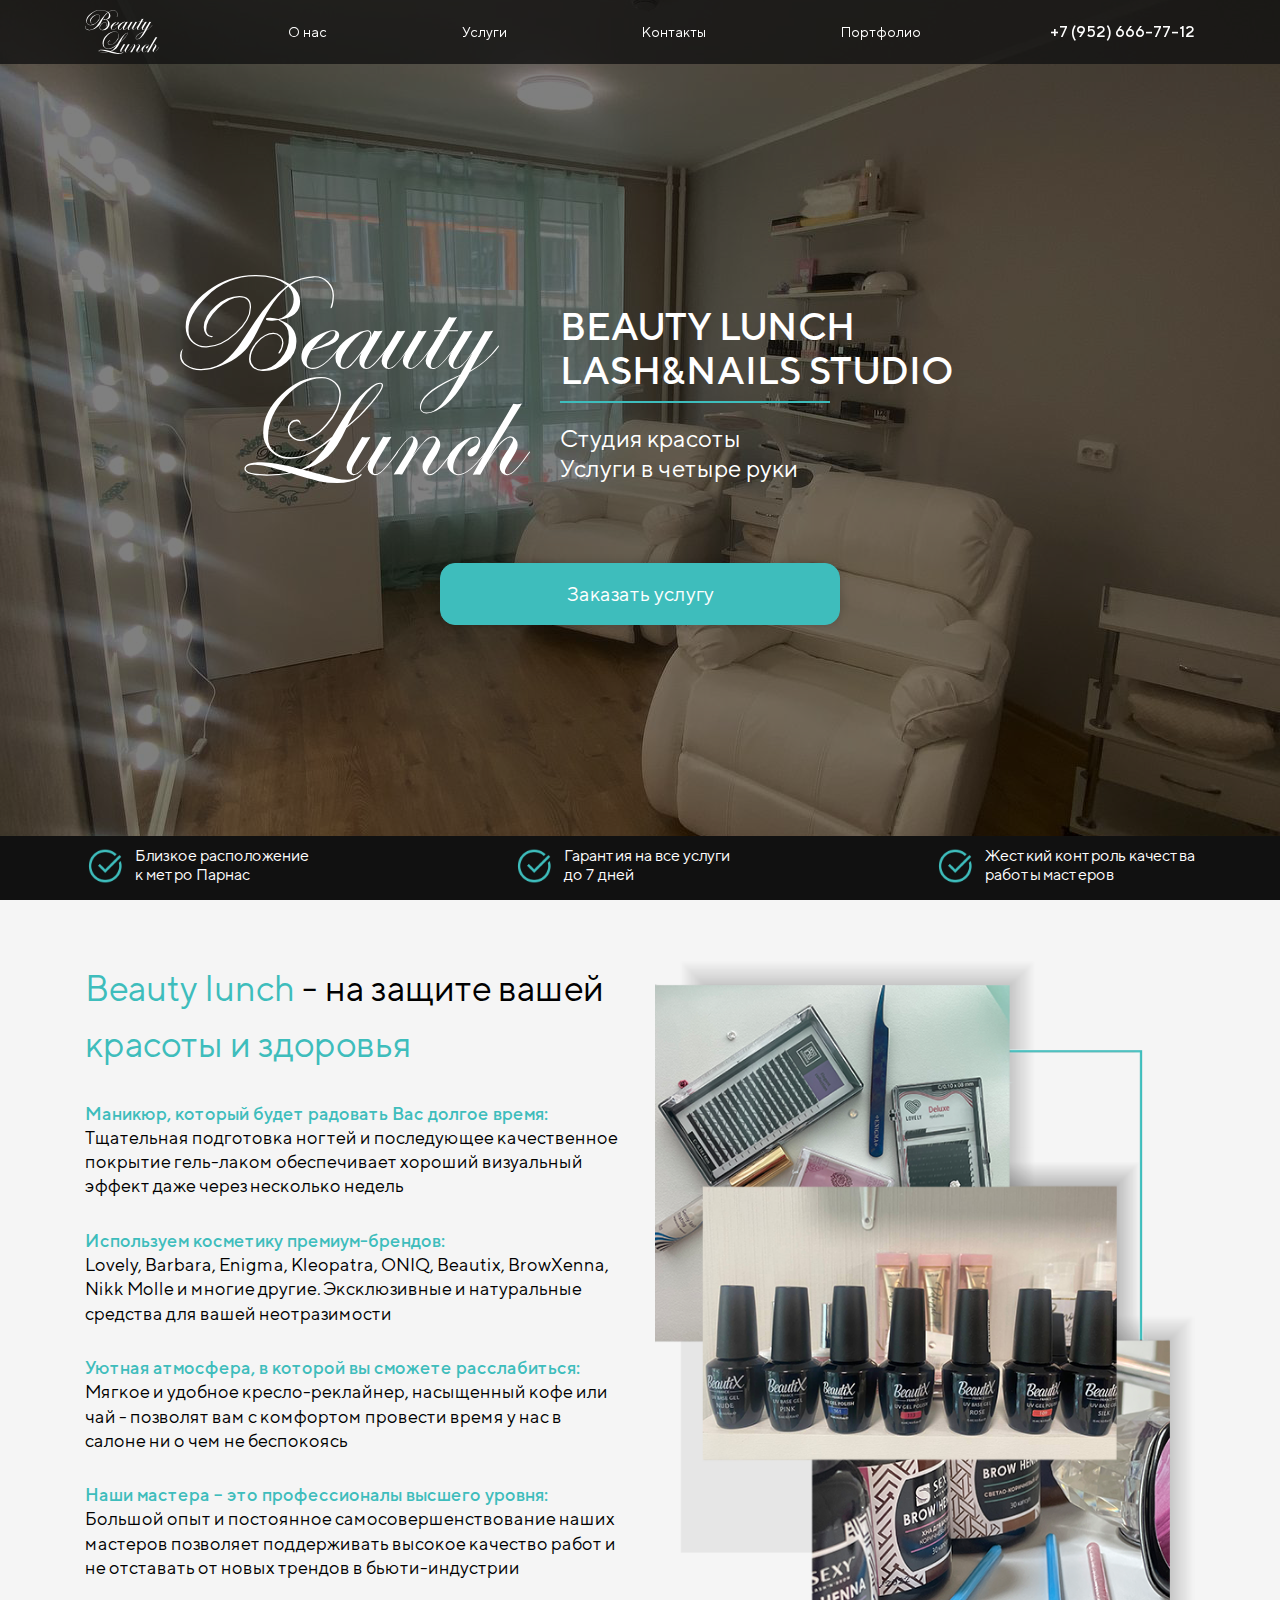
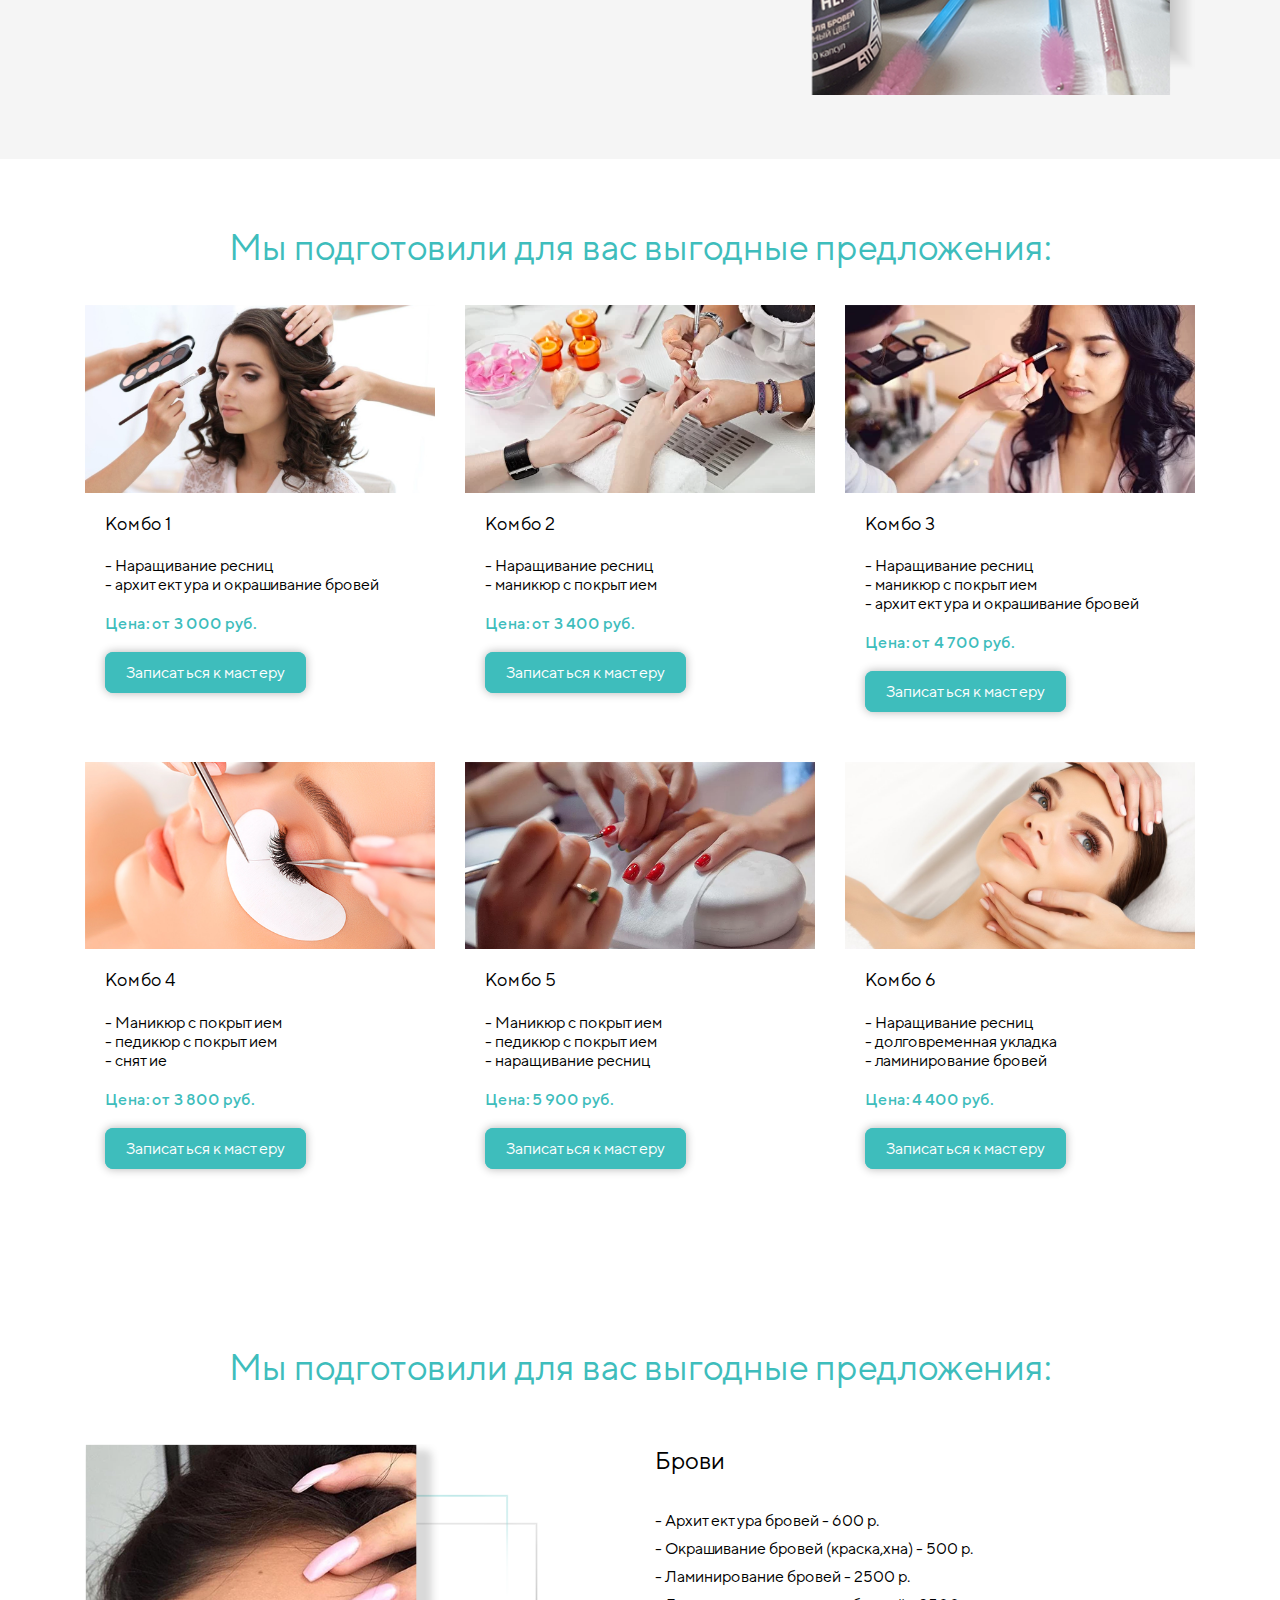
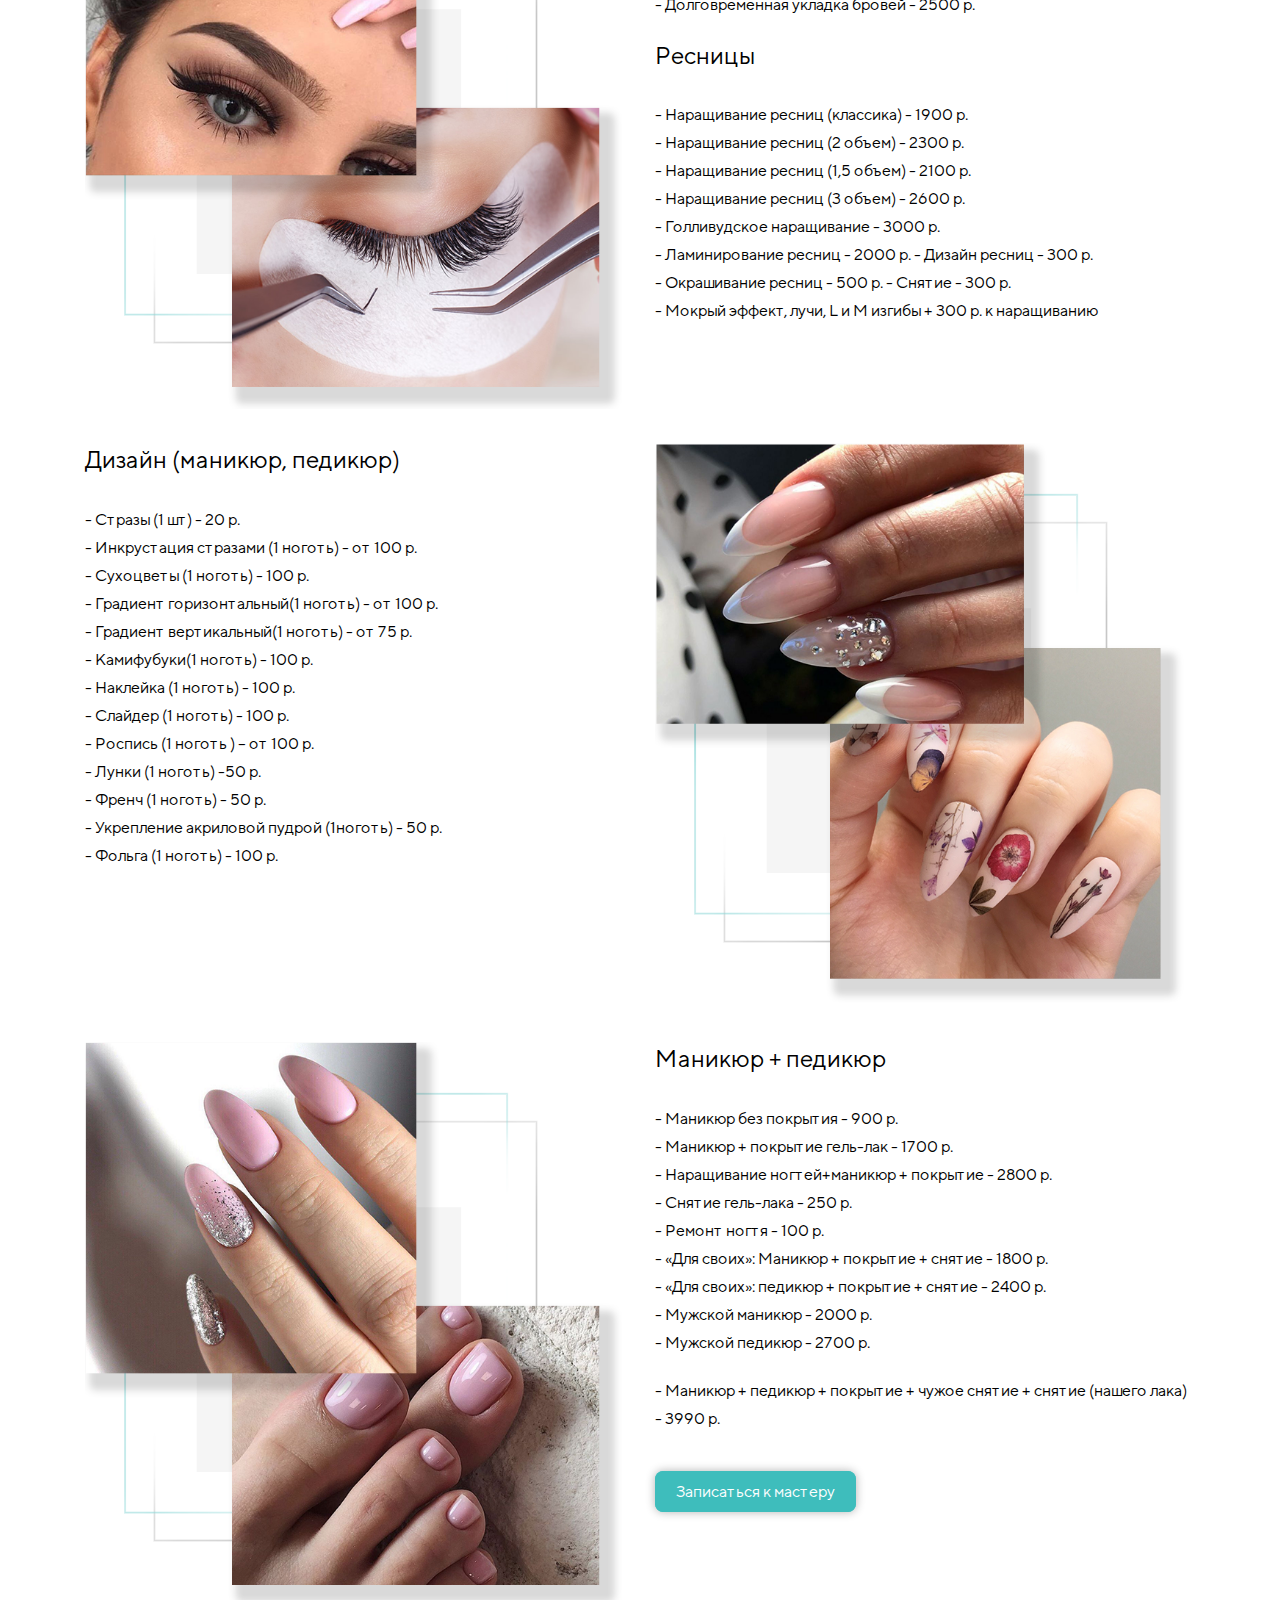
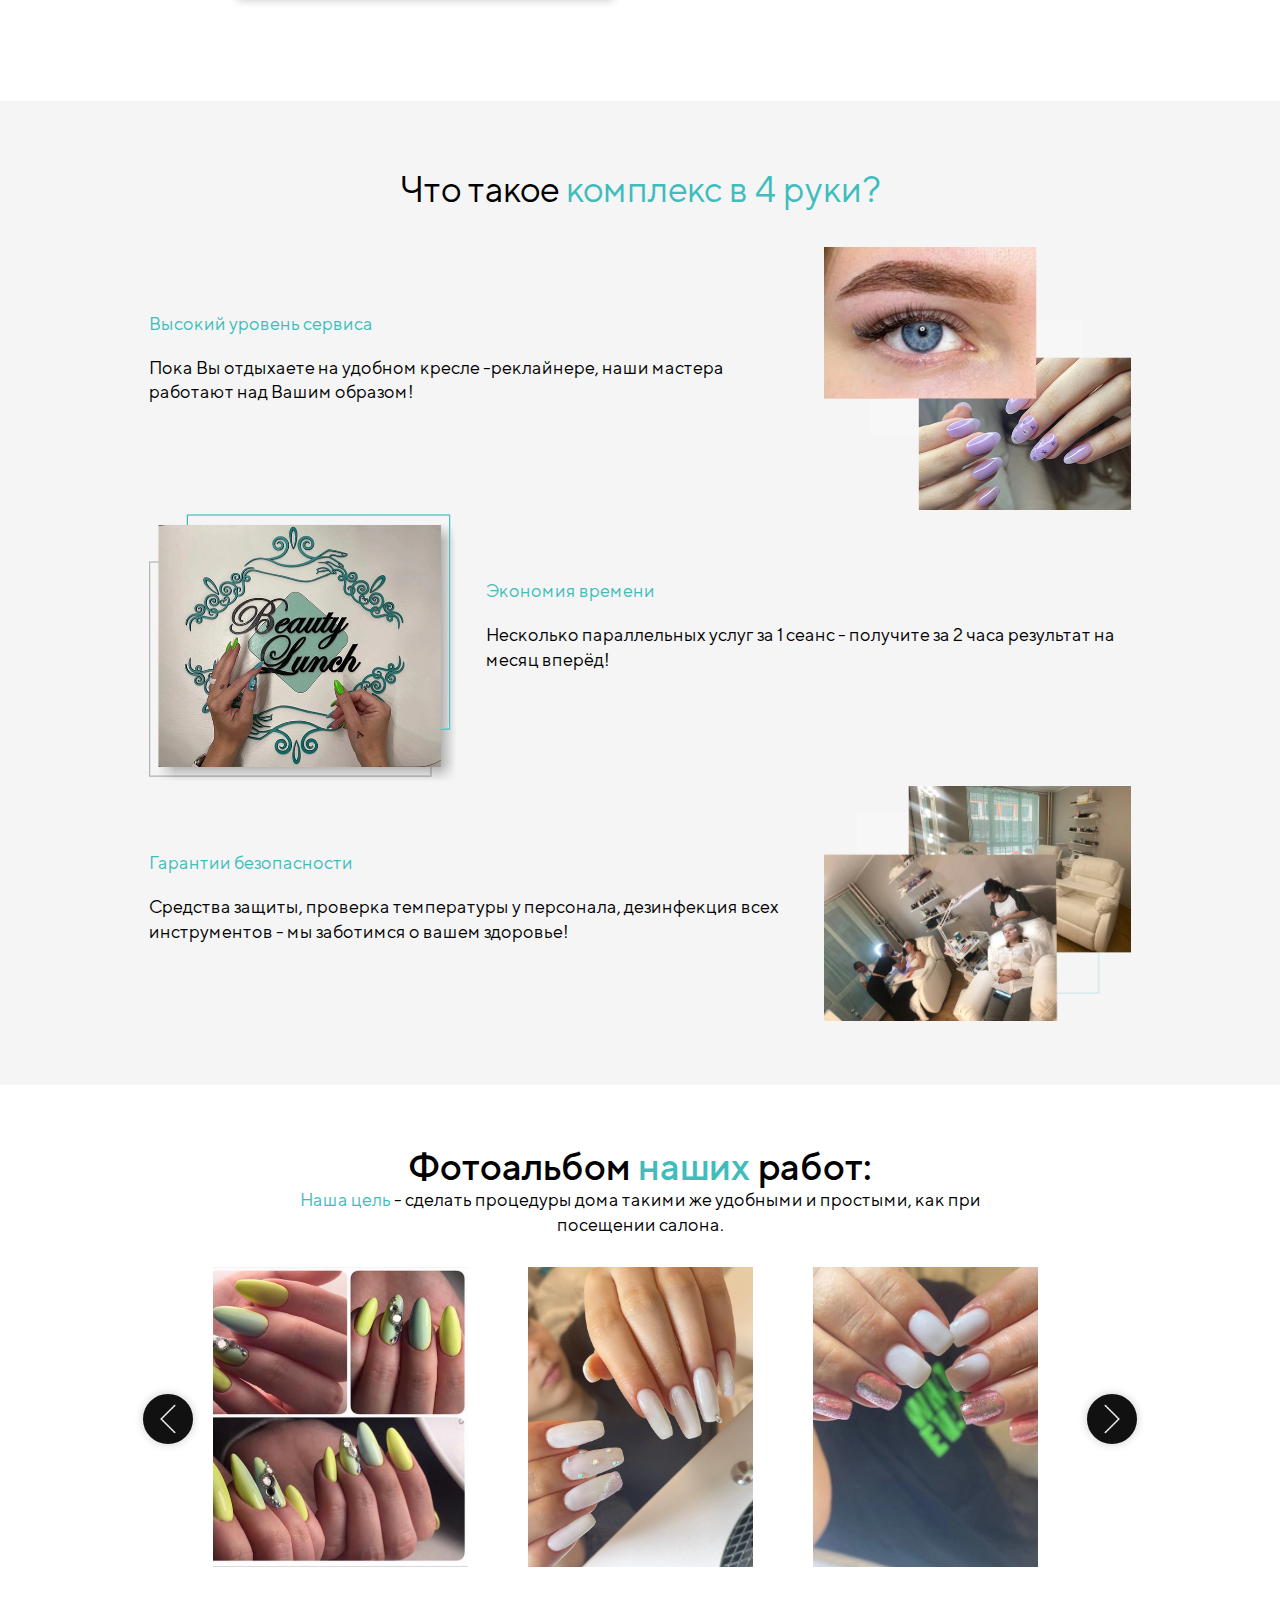
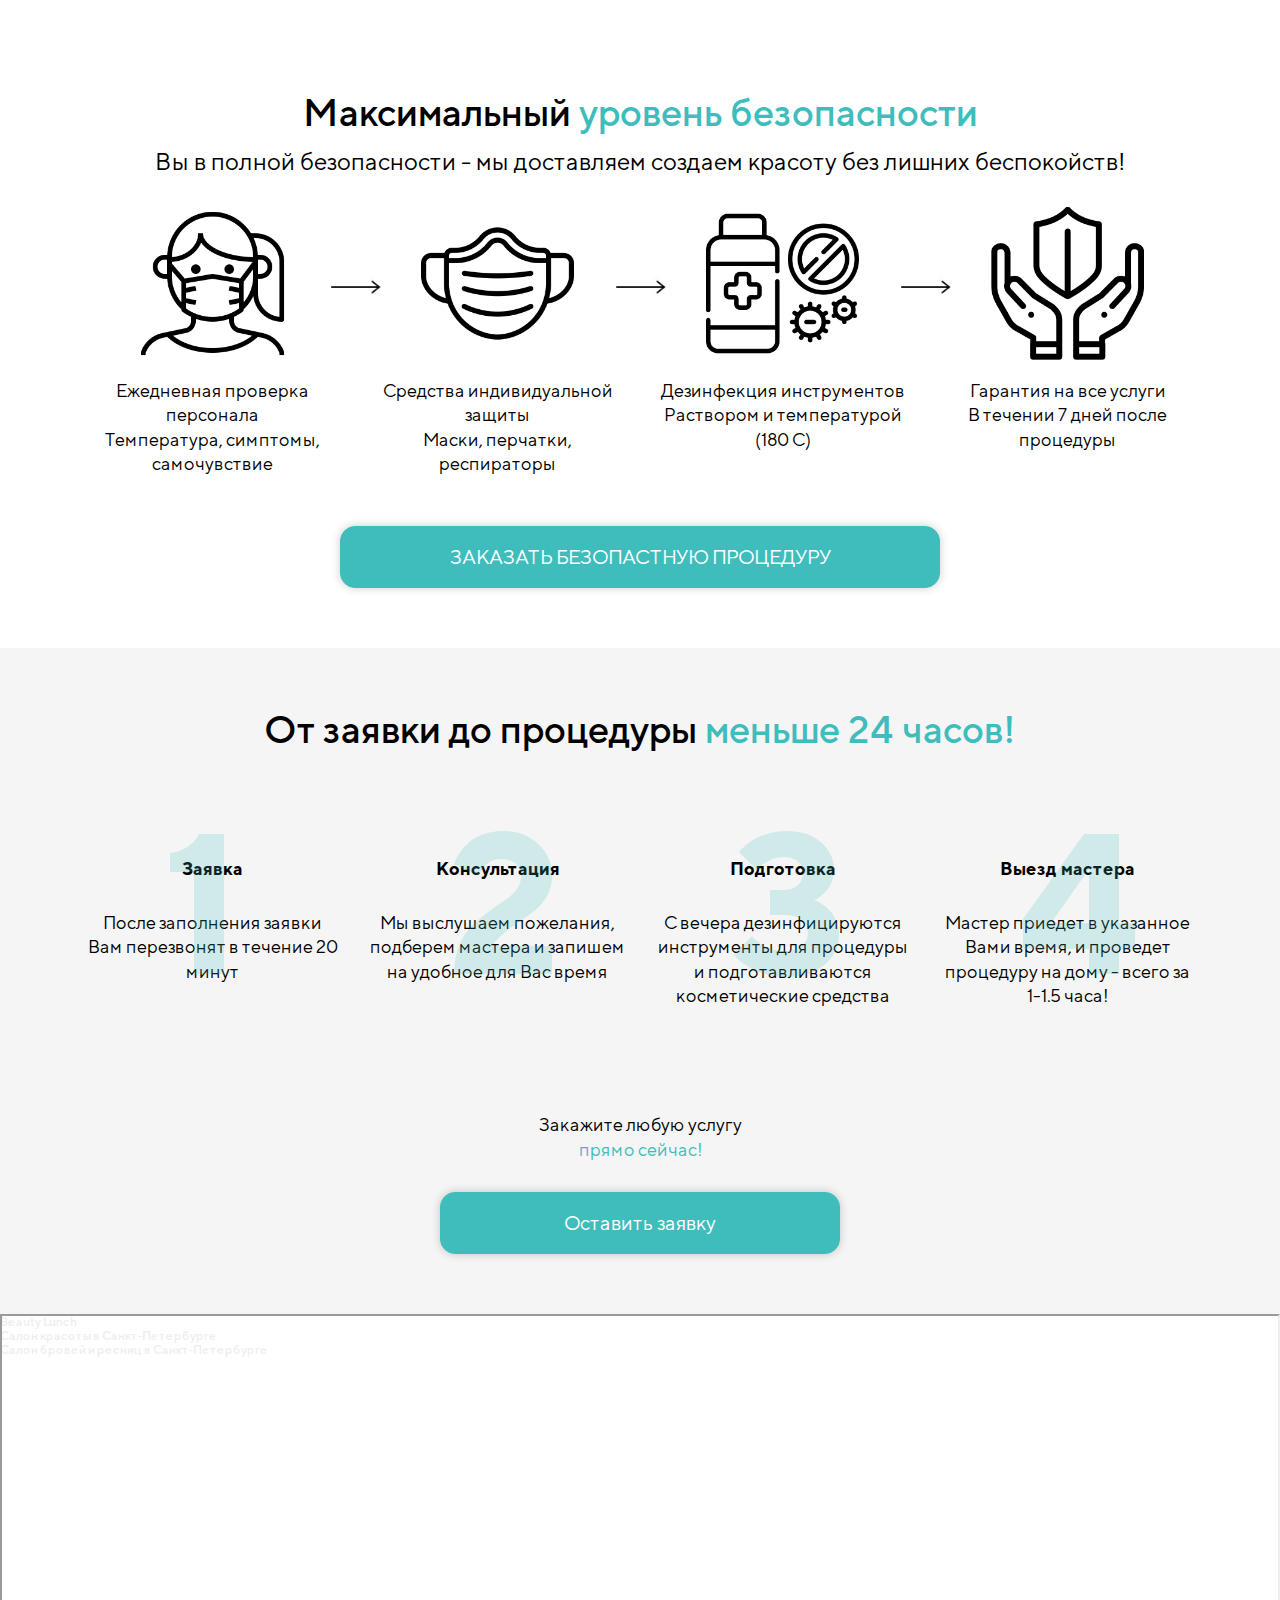
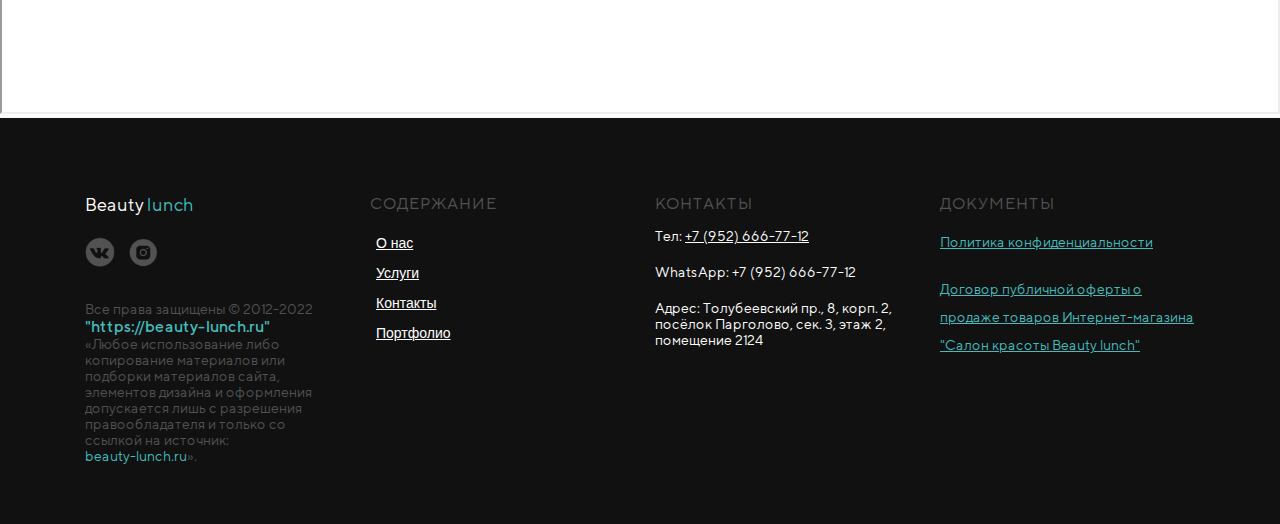
<file: index.html>
<!DOCTYPE html>
<html lang="ru">
<head>
	<meta charset="utf-8">
	<meta name="viewport" content="width=device-width, initial-scale=1, shrink-to-fit=no">
	<meta name="description" content="Beauty lunch">
	<meta name="author" content="symbyanz">
	<meta http-equiv="Content-Type" content="text/html; charset=utf-8" />
	<meta name="description" content="Салоны красоты параллельных услуг" />
	<meta property="og:url" content="" />
	<meta property="og:title" content="Beauty lunch" />
	<meta property="og:description" content="Наращивание ресниц, окрашивание бровей/ресниц, коррекция бровей" />
	<meta property="og:type" content="website" />
	<meta property="og:image" content="./img/logo-w3.svg" />

	<link rel="icon" href="./img/logo-w3.svg">
	<title>Beauty lunch</title>

	<!-- Bootstrap grid CSS -->
	<link rel="stylesheet" href="./css/bootstrap-grid.min.css">
	<!-- Foonts Google Roboto -->
	<link href="https://fonts.googleapis.com/css2?family=Roboto:wght@400;700&display=swap" rel="stylesheet">
	<!-- Slick Slider -->
	<link rel="stylesheet" href="slick/slick-theme.css">
	<link rel="stylesheet" href="slick/slick.css">
	<!-- Custom styles for this template -->
	<link href="./css/main.css" rel="stylesheet">

	<script src="./js/jquery-3.5.1.min.js?v=3"></script>
	<!-- Google Tag Manager -->
	<script>(function(w,d,s,l,i,cid){w[l]=w[l]||[];w.pclick_client_id=cid;w[l].push({'gtm.start':
		new Date().getTime(),event:'gtm.js'});var f=d.getElementsByTagName(s)[0],
	j=d.createElement(s),dl=l!='dataLayer'?'&l='+l:''; j.async=true; j.src=
	'//www.googletagmanager.com/gtm.js?id='+i+dl;f.parentNode.insertBefore(j,f);
})(window,document,'script','dataLayer','GTM-P23G9N', '89778');</script>
<!-- End Google Tag Manager -->
</head>
<body>

	<header class="header">
		<div class="container">
			<div class="row justify-content-between align-items-center">
				<div class="col-auto col-auto__logo">
					<div class="logo">
						<img src="img/logo-w2.svg" alt="">
					</div>
				</div>
				<div class="col-auto">
					<button class="menu" href="#about">О нас</button>
				</div>
				<div class="col-auto">
					<button class="menu" href="#services">Услуги</button>
				</div>
				<!-- <div class="col-auto">
					<button class="menu" href="#masters">Наши мастера</button>
				</div> -->
				<div class="col-auto">
					<button class="menu" href="#contacts">Контакты</button>
				</div>
				<div class="col-auto">
					<button class="menu" href="#portfolio">Портфолио</button>
				</div>
				<div class="col-auto">
					<a class="number" href="tel:79526667712">+7 (952) 666-77-12</a>
				</div>
				<div class="col-auto col-auto__nav">
					<div class="nav__open"><span></span></div>
				</div>
			</div>
		</div>
	</header>
	<nav class="nav">
		<div class="nav__container">
			<div class="nav__close -active"><span></span></div>
			<div class="nav__links">
				<a class="nav__item" href="#about">О нас</a>
				<a class="nav__item" href="#services">Услуги</a>
				<!-- <a class="nav__item" href="#masters">Наши мастера</a> -->
				<a class="nav__item" href="#contacts">Контакты</a>
				<a class="nav__item" href="#portfolio">Портфолио</a>
			</div>
		</div>
	</div>
</nav>
<div class="block_one block align-items-center" id="main">
	<div class="container">
		<div class="row justify-content-center align-items-center">
			<div class="col-md-6 col-lg-4">
				<div class="logo">
					<img class="logo_mobile" src="img/logo-w.svg" alt="">
					<img class="logo_desktop" src="img/logo-w2.svg" alt="">
				</div>
			</div>
			<div class="col-md-6">
				<h1>BEAUTY LUNCH <br>LASH&NAILS STUDIO</h1>
				<h3>Студия красоты <br>Услуги в четыре руки</h3>
			</div>
			<a class="btn open">Заказать услугу</a>
		</div>
	</div>
	<div class="block_one_footer">
		<div class="container">
			<div class="row justify-content-between align-items-center">
				<div class="col-auto">
					<div class="text">
						<p>Близкое расположение <br>к метро Парнас</p>
					</div>
				</div>
				<div class="col-auto">
					<div class="text">
						<p>Гарантия на все услуги<br>до 7 дней</p>
					</div>
				</div>
				<div class="col-auto">
					<div class="text">
						<p>Жесткий контроль качества <br>работы мастеров</p>
					</div>
				</div>
			</div>
		</div>
	</div>
</div>

<div class="block_two block" id="about">
	<div class="container">
		<div class="row">
			<div class="col-md-6">
				<h2><span>Beauty lunch</span> - на защите вашей <span>красоты и здоровья</span></h2>
				<h4><span>Маникюр, который будет радовать Вас долгое время:</span> <br> Тщательная подготовка ногтей и последующее качественное покрытие гель-лаком обеспечивает хороший визуальный эффект даже через несколько недель</h4>
				<h4><span>Используем косметику премиум-брендов:</span><br>Lovely, Barbara, Enigma, Kleopatra, ONIQ, Beautix, BrowXenna, Nikk Molle и многие другие. Эксклюзивные 
				и&nbsp;натуральные средства для вашей неотразимости</h4>
				<h4><span>Уютная атмосфера, в которой вы сможете расслабиться:</span><br> Мягкое и удобное кресло-реклайнер, насыщенный кофе или чай - позволят вам с комфортом провести время у нас в салоне ни о чем не беспокоясь</h4>
				<h4><span>Наши мастера – это профессионалы высшего уровня:</span><br>Большой опыт и постоянное самосовершенствование наших мастеров позволяет поддерживать высокое качество работ и не отставать от новых трендов в бьюти-индустрии</h4>

			</div>
			<div class="col-md-6">
				<div class="img">
					<img src="img/ph1.png" alt="">
				</div>
			</div>
		</div>
	</div>
</div>

<div class="block_three block" id="services">
	<div class="container">
		<div class="row d-flex justify-content-center">
			<h2><span>Мы подготовили для вас выгодные предложения:</span></h2>
			<div class="col-md-6 col-lg-4 item">
				<div class="img">
					<img src="img/ph3.png" alt="">
				</div>
				<div class="text">
					<h4>Комбо 1</h4>
					<p>
						- Наращивание ресниц <br>
						- архитектура и окрашивание бровей <br>
					</p>
					<p><span>Цена: от 3 000 руб.</span></p>
					<a class="btn-2 open">Записаться к мастеру</a>
				</div>
			</div>
			<div class="col-md-6 col-lg-4 item">
				<div class="img">
					<img src="img/ph2.png" alt="">
				</div>
				<div class="text">
					<h4>Комбо 2</h4>
					<p>
						- Наращивание ресниц <br>
						- маникюр с покрытием<br>
					</p>
					<p><span>Цена: от 3 400 руб.</span></p>
					<a class="btn-2 open">Записаться к мастеру</a>
				</div>
			</div>
			<div class="col-md-6 col-lg-4 item">
				<div class="img">
					<img src="img/ph4.png" alt="">
				</div>
				<div class="text">
					<h4>Комбо 3</h4>
					<p>
						- Наращивание ресниц <br>
						- маникюр с покрытием<br>
						- архитектура и окрашивание бровей <br>
					</p>
					<p><span>Цена: от 4 700 руб.</span></p>
					<a class="btn-2 open">Записаться к мастеру</a>
				</div>
			</div>

			<div class="col-md-6 col-lg-4 item">
				<div class="img">
					<img src="img/ph5.png" alt="">
				</div>
				<div class="text">
					<h4>Комбо 4</h4>
					<p>
						- Маникюр с покрытием<br>
						- педикюр с покрытием<br>
						- снятие<br>
					</p>
					<p><span>Цена: от 3 800 руб.</span></p>
					<a class="btn-2 open">Записаться к мастеру</a>
				</div>
			</div>
			<div class="col-md-6 col-lg-4 item">
				<div class="img">
					<img src="img/ph7.png" alt="">
				</div>
				<div class="text">
					<h4>Комбо 5</h4>
					<p>
						- Маникюр с покрытием<br>
						- педикюр с покрытием<br>
						- наращивание ресниц<br>
					</p>
					<p><span>Цена: 5 900 руб.</span></p>
					<a class="btn-2 open">Записаться к мастеру</a>
				</div>
			</div>
			<div class="col-md-6 col-lg-4 item">
				<div class="img">
					<img src="img/ph6.png" alt="">
				</div>
				<div class="text">
					<h4>Комбо 6</h4>
					<p>
						- Наращивание ресниц<br>
						- долговременная укладка<br>
						- ламинирование бровей<br>
					</p>
					<p><span>Цена: 4 400 руб.</span></p>
					<a class="btn-2 open">Записаться к мастеру</a>
				</div>
			</div>
		</div>
	</div>
</div>

<div class="block_four block">
	<div class="container">
		<div class="row justify-content-center">
			<h2><span>Мы подготовили для вас выгодные предложения:</span></h2>
		</div>
		<div class="row justify-content-center">
			<div class="col-md-6 item">
				<div class="img">
					<img src="img/ph8.png" alt="">
				</div>
			</div>
			<div class="col-md-6 item">
				<h3>Брови</h3>
				<p>
					- Архитектура бровей - 600 р.<br>
					- Окрашивание бровей (краска,хна) - 500 р.<br>
					- Ламинирование бровей - 2500 р.<br>
					- Долговременная укладка бровей - 2500 р.
				</p>
				<h3>Ресницы</h3>
				<p>
					- Наращивание ресниц (классика) - 1900 р.<br>
					- Наращивание ресниц (2 объем) - 2300 р.<br>
					- Наращивание ресниц (1,5 объем) - 2100 р.<br>
					- Наращивание ресниц (3 объем) - 2600 р.<br>
					- Голливудское наращивание - 3000 р.<br>
					- Ламинирование ресниц - 2000 р.
					- Дизайн ресниц - 300 р.<br>
					- Окрашивание ресниц - 500 р.
					- Снятие - 300 р.<br>
					- Мокрый эффект, лучи, L и M изгибы	+ 300 р. к наращиванию
				</p>
			</div>
			<div class="col-md-6 item">
				<h3>Дизайн (маникюр, педикюр)</h3>
				<p>
					- Стразы (1 шт) - 20 р.<br>
					- Инкрустация стразами (1 ноготь) - от 100 р.<br>
					- Сухоцветы (1 ноготь) - 100 р.<br>
					- Градиент горизонтальный(1 ноготь) - от 100 р.<br>
					- Градиент вертикальный(1 ноготь) - от 75 р.<br>
					- Камифубуки(1 ноготь) - 100 р.<br>
					- Наклейка (1 ноготь) - 100 р.<br>
					- Слайдер (1 ноготь) - 100 р.<br>
					- Роспись (1 ноготь ) – от 100 р.<br>
					- Лунки (1 ноготь) -50 р.<br>
					- Френч (1 ноготь) - 50 р. <br>
					- Укрепление акриловой пудрой (1ноготь) - 50 р.<br>
					- Фольга (1 ноготь) - 100 р.
				</p>
			</div>
			<div class="col-md-6 item">
				<div class="img">
					<img src="img/ph8-3.png" alt="">
				</div>
			</div>
			<div class="col-md-6 item">
				<div class="img">
					<img src="img/ph8-2.png" alt="">
				</div>
			</div>
			<div class="col-md-6 item">
				<h3>Маникюр + педикюр</h3>
				<p>
					- Маникюр без покрытия - 900 р.<br>
					- Маникюр + покрытие гель-лак - 1700 р.<br>
					- Наращивание ногтей+маникюр + покрытие	- 2800 р.<br>
					- Снятие гель-лака - 250 р.<br>
					- Ремонт ногтя - 100 р.<br>
					- «Для своих»: Маникюр + покрытие + снятие - 1800 р.<br>
					- «Для своих»: педикюр + покрытие + снятие - 2400 р.<br>
					- Мужской маникюр - 2000 р.<br>
					- Мужской педикюр - 2700 р.<br>
				</p>
				<p>- Маникюр + педикюр + покрытие + чужое снятие + снятие (нашего лака) - 3990 р.</p>
				<br>
				<a class="btn-2 open">Записаться к мастеру</a>
			</div>
		</div>
	</div>
</div>

<div class="block_five block">
	<div class="container">
		<div class="min-container">
			<div class="row justify-content-center">
				<h2>Что такое <span>комплекс в 4 руки?</span></h2>
				<div class="col-md-8">
					<div class="mob">
						<img src="img/ph9.png" alt="">
					</div>
					<div class="text">
						<h4><span>Высокий уровень сервиса</span></h4>
						<h4>Пока Вы отдыхаете на удобном кресле -реклайнере, наши мастера работают над Вашим образом!</h4>
					</div>
				</div>
				<div class="col-md-4 desk">
					<img src="img/ph9.png" alt="">
				</div>


				<div class="col-md-4 desk">
					<img src="img/ph10.png" alt="">
				</div>
				<div class="col-md-8">
					<div class="mob">
						<img src="img/ph10.png" alt="">
					</div>
					<div class="text">
						<h4><span>Экономия времени</span></h4>
						<h4>Несколько параллельных услуг за 1 сеанс - получите за 2 часа результат на месяц вперёд!</h4>
					</div>
				</div>


				<div class="col-md-8">
					<div class="mob">
						<img src="img/ph11.png" alt="">
					</div>
					<div class="text">
						<h4><span>Гарантии безопасности</span></h4>
						<h4>Средства защиты, проверка температуры у персонала, дезинфекция всех инструментов - мы заботимся о вашем здоровье!</h4>
					</div>
				</div>
				<div class="col-md-4 desk">
					<img src="img/ph11.png" alt="">
				</div>
			</div>
		</div>
	</div>
</div>


<!-- <div class="block_seven block" id="masters">
	<div class="container">
		<div class="row justify-content-center">
			<h1>Они воплощают ваши мечты в реальность</h1>
			<div class="col-md-8">
				<h4>Мастера с опытом работы от 3 лет, постоянно повышающие уровень мастерства и аттестованные лучшими экспертами.</h4>
				<h4>Вам окажут комплекс услуг и создадут гармоничный образ, который станет фундаментом успеха и идеального стиля.</h4>
			</div>
		</div>

		<div class="slider_one">
			<div class="slider_box">
				<div class="img">
					<img src="img/ph12/1.png" alt="">
				</div>
				<div class="text">
					<h4>
						<b>Прокопьева Олеся </b> <br>
						Стаж: 6 лет <br>
						Мастер маникюра/педикюра
					</h4>
				</div>
			</div>
			<div class="slider_box">
				<div class="img">
					<img src="img/ph12/2.png" alt="">
				</div>
				<div class="text">
					<h4>
						<b>Касиева Диана Романовна </b> <br>
						Стаж: 2 года <br>
						Мастер маникюра/педикюра
					</h4>
				</div>
			</div>
			<div class="slider_box">
				<div class="img">
					<img src="img/ph12/3.png" alt="">
				</div>
				<div class="text">
					<h4>
						<b>Михеева Ирина  </b> <br>
						Стаж: 3 года<br>
						Визажист-бровист 
					</h4>
				</div>
			</div>
			<div class="slider_box">
				<div class="img">
					<img src="img/ph12/4.png" alt="">
				</div>
				<div class="text">
					<h4>
						<b>Котюжинская Ксения </b> <br>
						Стаж: 4 года<br>
						Визажист-бровист 
					</h4>
				</div>
			</div>
			<div class="slider_box">
				<div class="img">
					<img src="img/ph12/5.png" alt="">
				</div>
				<div class="text">
					<h4>
						<b>Хачатурян Екатерина </b> <br>
						Стаж: 3 года<br>
						Визажист-бровист 
					</h4>
				</div>
			</div>
			<div class="slider_box">
				<div class="img">
					<img src="img/ph12/6.png" alt="">
				</div>
				<div class="text">
					<h4>
						<b>Гюлназарян Шегги </b> <br>
						Стаж: 5 лет <br>
						Парикмахер-стилист
					</h4>
				</div>
			</div>
			<div class="slider_box">
				<div class="img">
					<img src="img/ph12/7.png" alt="">
				</div>
				<div class="text">
					<h4>
						<b>Герасимова Лариса </b> <br>
						Стаж: 11 лет<br>
						Стилист 
					</h4>
				</div>
			</div>
			<div class="slider_box">
				<div class="img">
					<img src="img/ph12/8.png" alt="">
				</div>
				<div class="text">
					<h4>
						<b>Юлия Семенова </b> <br>
						Стаж: 5 лет <br>
						Стилист-колорист 
					</h4>
				</div>
			</div>
			<div class="slider_box">
				<div class="img">
					<img src="img/ph12/9.png" alt="">
				</div>
				<div class="text">
					<h4>
						<b>Ухмыленко Дарья  </b> <br>
						Стаж: 5 лет<br>
						Косметолог 
					</h4>
				</div>
			</div>
		</div>

	</div>
</div> -->

<div class="block_nine block" id="portfolio">
	<div class="container">			
		<div class="row justify-content-center">
			<h1>Фотоальбом <span>наших</span> работ:</h1>
			<div class="col-md-8">
				<h4><span>Наша цель</span> - сделать процедуры дома такими же удобными и простыми, как при посещении салона.</h4>
			</div>
		</div>
		<div class="min-container">	
			<div class="slider_two">
				<div class="slider_box">
					<div class="img">
						<img src="img/ph13/1.png" alt="">
					</div>
				</div>
				<div class="slider_box">
					<div class="img">
						<img src="img/ph13/2.png" alt="">
					</div>
				</div>
				<div class="slider_box">
					<div class="img">
						<img src="img/ph13/3.PNG" alt="">
					</div>
				</div>
				<div class="slider_box">
					<div class="img">
						<img src="img/ph13/5.PNG" alt="">
					</div>
				</div>
				<div class="slider_box">
					<div class="img">
						<img src="img/ph13/6.PNG" alt="">
					</div>
				</div>
				<div class="slider_box">
					<div class="img">
						<img src="img/ph13/7.PNG" alt="">
					</div>
				</div>
				<div class="slider_box">
					<div class="img">
						<img src="img/ph13/9.PNG" alt="">
					</div>
				</div>
				<div class="slider_box">
					<div class="img">
						<img src="img/ph13/10.PNG" alt="">
					</div>
				</div>
				<div class="slider_box">
					<div class="img">
						<img src="img/ph13/11.JPG" alt="">
					</div>
				</div>
				<div class="slider_box">
					<div class="img">
						<img src="img/ph13/12.JPG" alt="">
					</div>
				</div>
				<div class="slider_box">
					<div class="img">
						<img src="img/ph13/13.JPG" alt="">
					</div>
				</div>
			</div>
		</div>
	</div>
</div>	

<div class="block_six block">
	<div class="container">
		<div class="row justify-content-center">
			<h1>Максимальный <span>уровень безопасности</span></h1>
			<h3>Вы в полной безопасности - мы доставляем создаем красоту без лишних беспокойств!</h3>

			<div class="col-md-3">
				<div class="img">
					<img src="img/logo3.png" alt="">
				</div>
				<div class="text">
					<h4>Ежедневная проверка персонала <br>Температура, симптомы, самочувствие</h4>
				</div>
			</div>
			<div class="col-md-3">
				<div class="img">
					<img src="img/logo4.png" alt="">
				</div>
				<div class="text">
					<h4>Средства индивидуальной защиты <br>Маски, перчатки, респираторы</h4>
				</div>
			</div>
			<div class="col-md-3">
				<div class="img">
					<img src="img/logo5.png" alt="">
				</div>
				<div class="text">
					<h4>Дезинфекция инструментов <br>Раствором и температурой (180 С)</h4>
				</div>
			</div>
			<div class="col-md-3">
				<div class="img last-img">
					<img src="img/logo6.png" alt="">
				</div>
				<div class="text">
					<h4>Гарантия на все услуги <br>В течении 7 дней после процедуры</h4>
				</div>
			</div>

			<a class="btn btn-3 open">ЗАКАЗАТЬ БЕЗОПАСТНУЮ ПРОЦЕДУРУ</a>
		</div>
	</div>
</div>
<div class="block_eleven block">
	<div class="container">
		<h1>От заявки до процедуры <span>меньше 24 часов!</span></h1>
		<div class="row justify-content-center">
			<div class="col-md-6 col-lg-3">
				<div class="text text1">
					<h4><b>Заявка</b></h4>
					<h4>После заполнения заявки Вам перезвонят в течение 20 минут</h4>
				</div>
			</div>
			<div class="col-md-6 col-lg-3">
				<div class="text text2">
					<h4><b>Консультация</b></h4>
					<h4>Мы выслушаем пожелания, подберем мастера и запишем на удобное для Вас время</h4>
				</div>
			</div>
			<div class="col-md-6 col-lg-3">
				<div class="text text3">
					<h4><b>Подготовка</b></h4>
					<h4>С вечера дезинфицируются инструменты для процедуры и подготавливаются косметические средства</h4>
				</div>
			</div>
			<div class="col-md-6 col-lg-3">
				<div class="text text4">
					<h4><b>Выезд мастера</b></h4>
					<h4>Мастер приедет в указанное Вами время, и проведет процедуру на дому - всего за 1-1.5 часа!</h4>
				</div>
			</div>
		</div>
		<div class="row justify-content-center">
			<h4>Закажите любую услугу <br><span>прямо сейчас!</span></h4>
		</div>
		<div class="row justify-content-center">
			<a class="btn btn-3 open">Оставить заявку</a>
		</div>
	</div>
</div>

<div class="block_twelve block" id="contacts">
	<div style="position:relative;overflow:hidden;"><a href="https://yandex.ru/maps/org/beauty_lunch/46373022268/?utm_medium=mapframe&utm_source=maps" style="color:#eee;font-size:12px;position:absolute;top:0px;">Beauty Lunch</a><a href="https://yandex.ru/maps/2/saint-petersburg/category/beauty_salon/184105814/?utm_medium=mapframe&utm_source=maps" style="color:#eee;font-size:12px;position:absolute;top:14px;">Салон красоты в Санкт‑Петербурге</a><a href="https://yandex.ru/maps/2/saint-petersburg/category/brow_bar/7407769291/?utm_medium=mapframe&utm_source=maps" style="color:#eee;font-size:12px;position:absolute;top:28px;">Салон бровей и ресниц в Санкт‑Петербурге</a><iframe src="https://yandex.ru/map-widget/v1/-/CCUR6TXddD" width="100%" height="400" frameborder="1" allowfullscreen="true" style="position:relative;"></iframe></div>
</div>

<footer class="footer block">
	<div class="container">
		<div class="row justify-content-center">
			<div class="col-md-6 col-lg-3">
				<div class="box">
					<h4>Beauty <span>lunch</span></h4>
					<a href="https://vk.com/beauty_lunch_parnas" target="_blank" class="vk-icon"></a>
					<a href="https://instagram.com/beauty_lunch_parnas" target="_blank" class="insta-icon"></a>
					<p class="small">Все права защищены © 2012-2022</p>
					<a href="https://beauty-lunch.ru" class="color-link">"https://beauty-lunch.ru"</a>
					<p class="small">«Любое использование либо копирование материалов или подборки материалов сайта, элементов дизайна и оформления допускается лишь с разрешения правообладателя и только со ссылкой на источник: <a href="https://beauty-lunch.ru" style="white-space: nowrap;" class="color-link">beauty-lunch.ru</a>».</p>
				</div>
			</div>
			<div class="col-md-6 col-lg-3">
				<div class="box">
					<h4 class="uppercase">СОДЕРЖАНИЕ</h4>
					<button href="#about" class="line">О нас</button> <br>
					<button href="#services" class="line">Услуги </button> <br>
					<!-- <button href="#masters" class="line">Наши мастера</button> <br> -->
					<button href="#contacts" class="line">Контакты</button> <br>
					<button href="#portfolio" class="line">Портфолио</button>
				</div>
			</div>
			<div class="col-md-6 col-lg-3">
				<div class="box">
					<h4 class="uppercase">КОНТАКТЫ</h4>
					<p>Тел: <a class="number" href="tel:9526667712" >+7 (952) 666-77-12</a><br></p>
					<p>WhatsApp: <a class="watsapp" title="watsapp" href="https://wa.me/79526667712" target="_blank">+7 (952) 666-77-12</a><br></p>
					<p>Адрес: Толубеевский пр., 8, корп. 2, посёлок Парголово, сек. 3, этаж 2, помещение 2124</p>
				</div>
			</div>
			<div class="col-md-6 col-lg-3">
				<div class="box">
					<h4 class="uppercase">ДОКУМЕНТЫ</h4>
					<a href="politic.html" class="line color-link">Политика конфиденциальности</a>
					<br><br>
					<a href="agreement.html" class="line color-link">Договор публичной оферты о продаже товаров Интернет-магазина "Салон красоты Beauty lunch"</a>
				</div>
			</div>
		</div>
	</div>
</footer>


<div class="popup" style="display: none;">
	<button class="close"></button>
	<div class="box-shadow close"></div>
	<div class="container">
		<div class="row d-flex align-items-center flex-column">
			<div class="col-md-6">
				<div class="form-box">
					<form>
						<h1>Заполните форму</h1>
						<h4><span>Оставьте свои данные</span>, с Вами свяжется менеджер и <span>проконсультирует Вас</span> о наличии свободных <span>записей в салоне!</span></h4>
						<input class="form-input" id="name" type="text" name="name" placeholder="Ваше имя" required="">
						<select class="form-select" id="service" name="choice">
							<option value="Наращивание ресниц">Наращивание ресниц</option>
							<option value="Ламинирование ресниц">Ламинирование ресниц</option>
							<option value="Архитектура + окрашивание бровей">Архитектура + окрашивание бровей</option>
							<option value="Ламинирование бровей">Ламинирование бровей</option>
							<option value="Долговременная укладка бровей">Долговременная укладка бровей</option>
							<option value="Маникюр с покрытием гель-лаком">Маникюр с покрытием гель-лаком</option>
							<option value="Педикюр с покрытием гель-лаком">Педикюр с покрытием гель-лаком</option>
						</select>
						<input class="form-input" id="phone" type="text" name="phone" placeholder="+7 (999) 999-99-99" required="">
						<button id="sendRequest" class="btn" onclick="return false;">Задать вопрос</button>
						<p class="little">Отправляя нам свои данные, Вы соглашаетесь с</p>
						<a class="small" href="politic.html" target="_blank" >политикой конфиденциальности!</a>
					</form>
				</div>
			</div>				
		</div>
	</div>

</div>


<!-- Bootstrap core JavaScript ================================================== -->
<!-- Placed at the end of the document so the pages load faster -->
<script src="./slick/slick.js"></script>
<script src="./js/jquery.inputmask.bundle.min.js"></script>
<!-- Readmore plugin -->
<!-- <script src="./js/readmore.min.js"></script> -->
<!-- All new scripts -->
<script src="./js/main.js"></script>
</body>
</html>
</file>
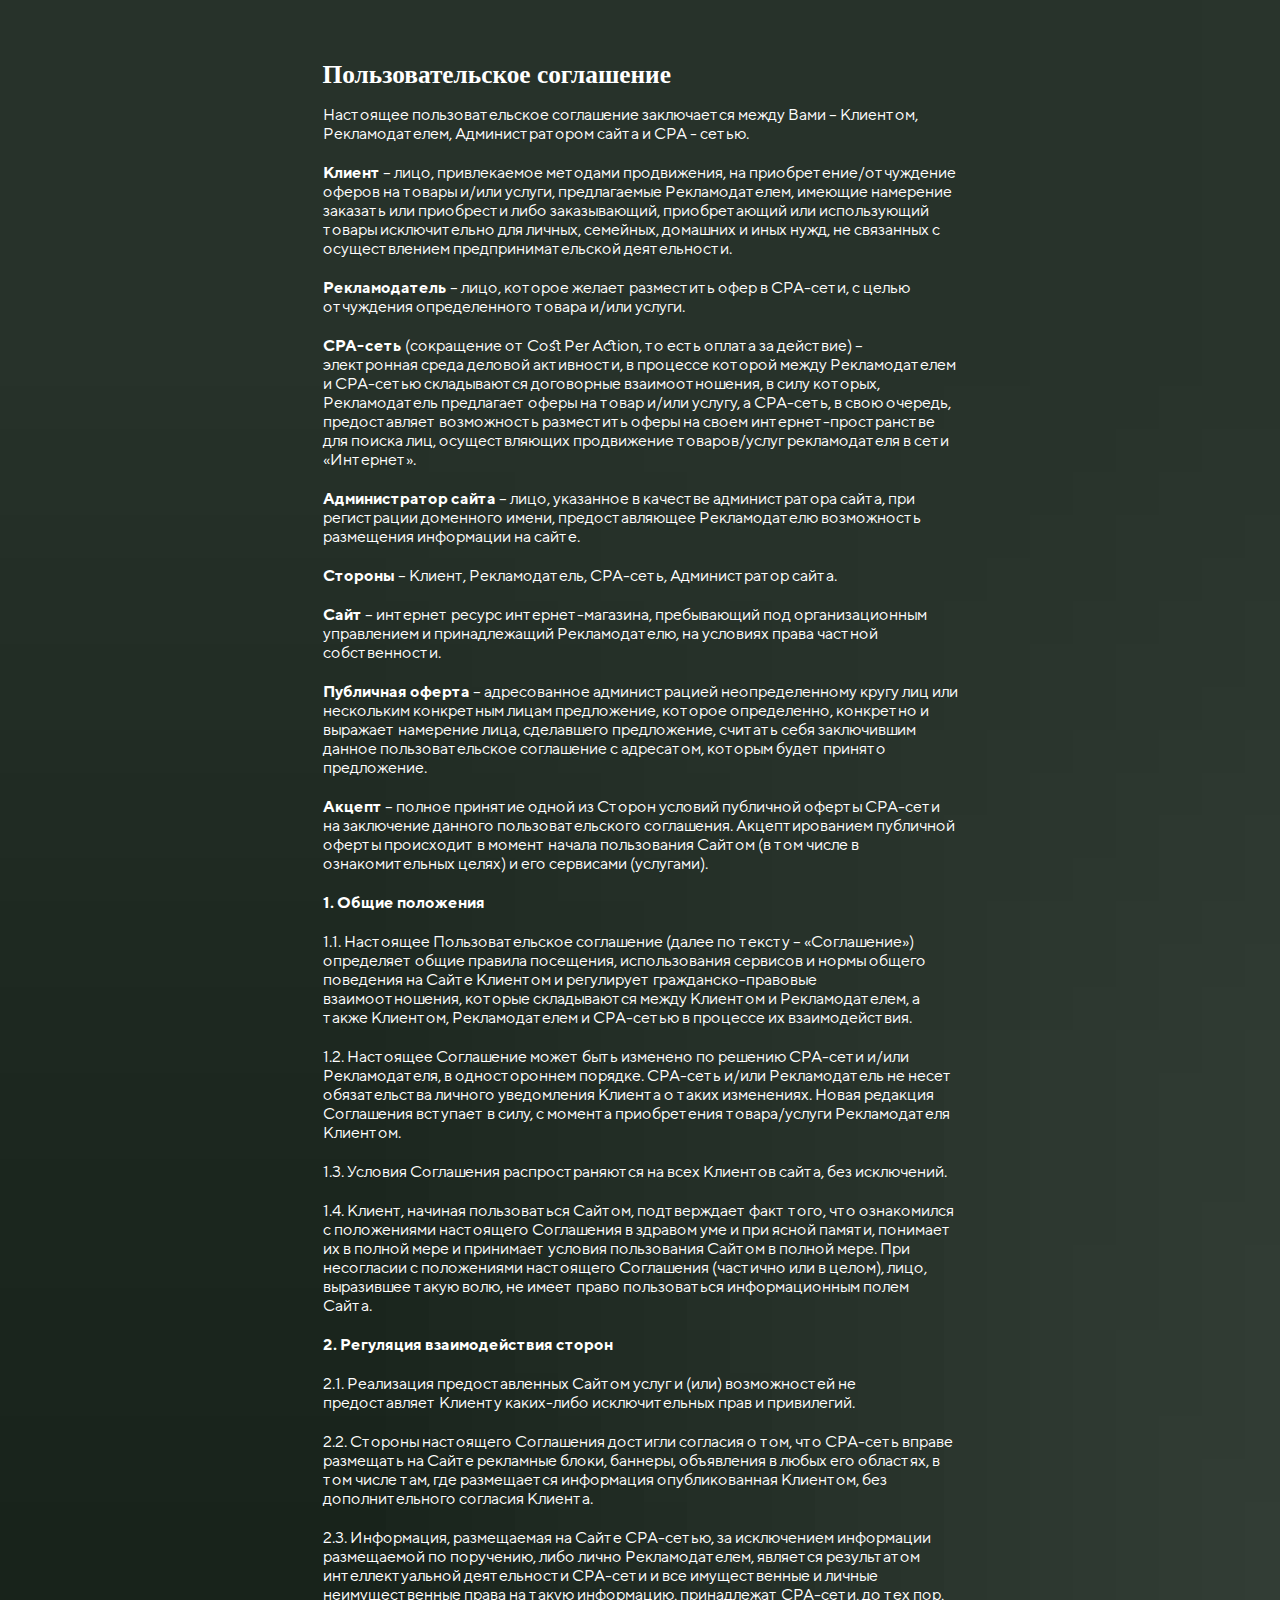
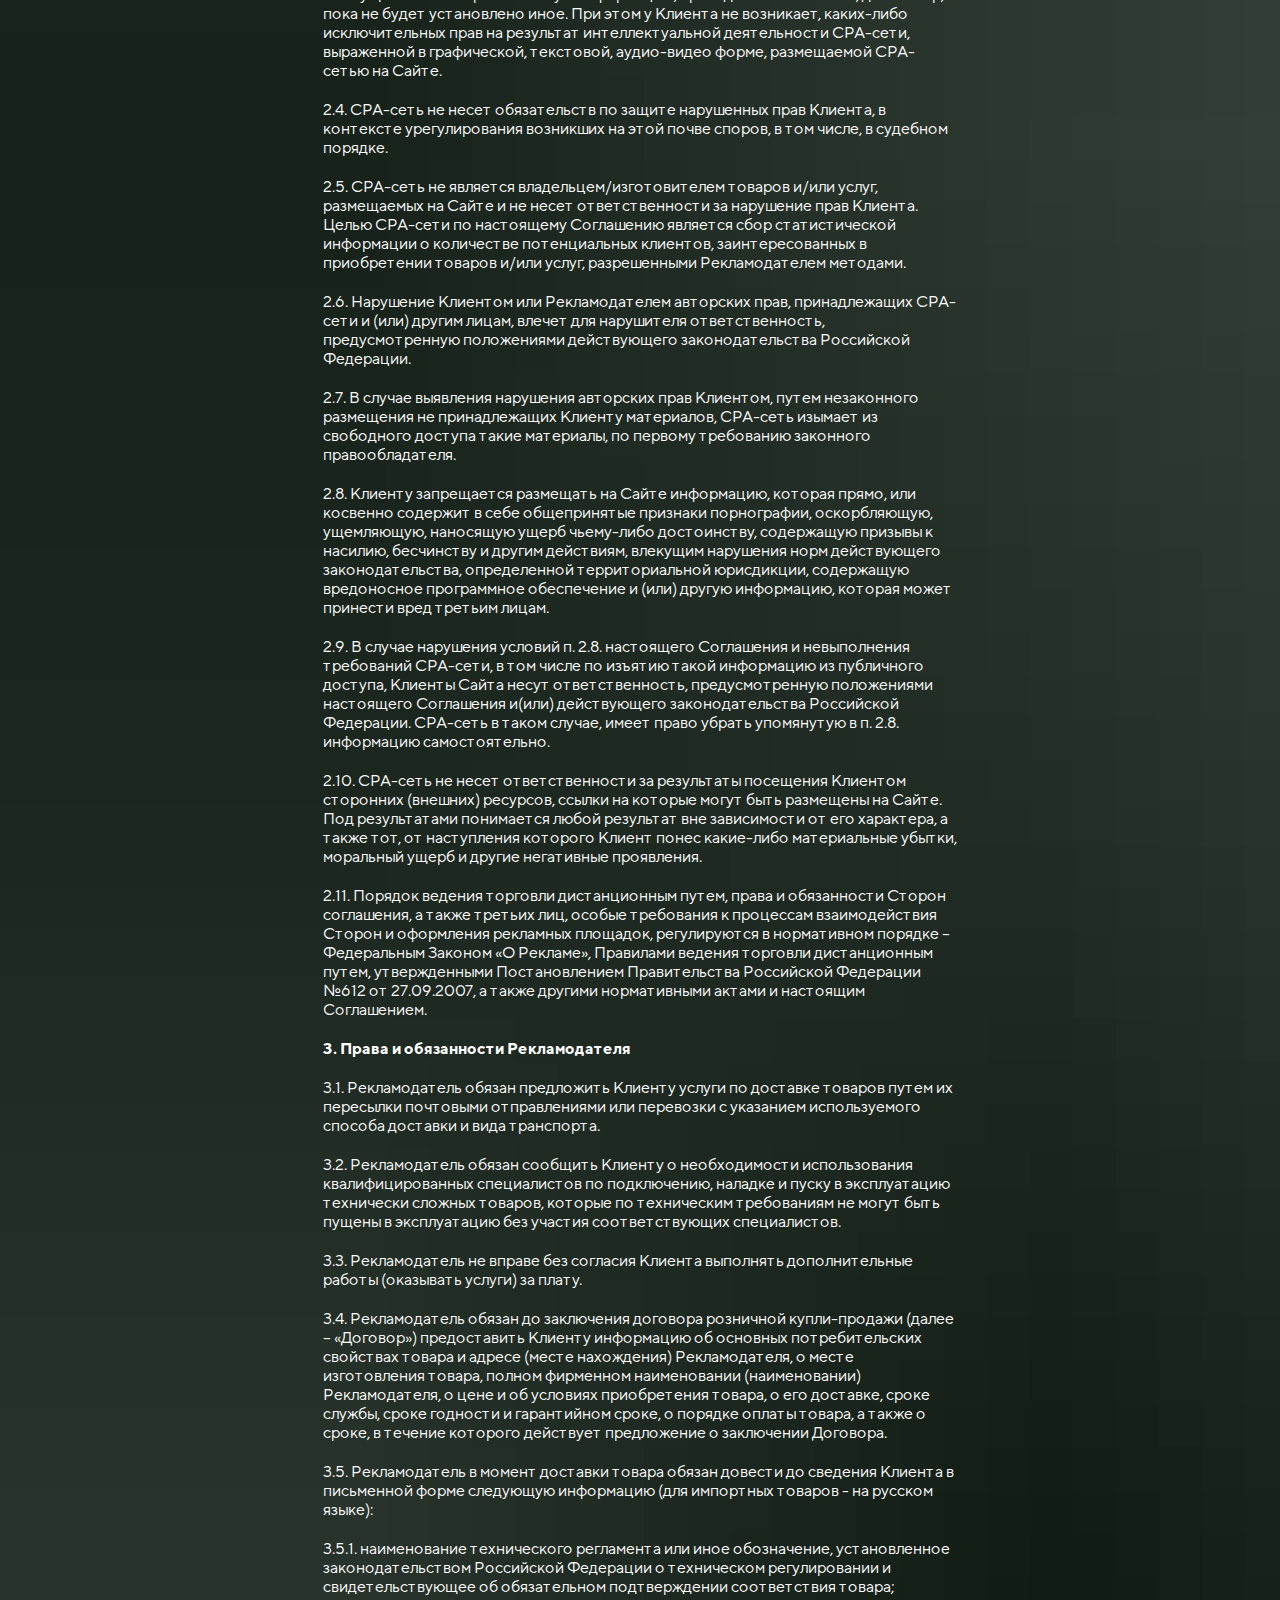
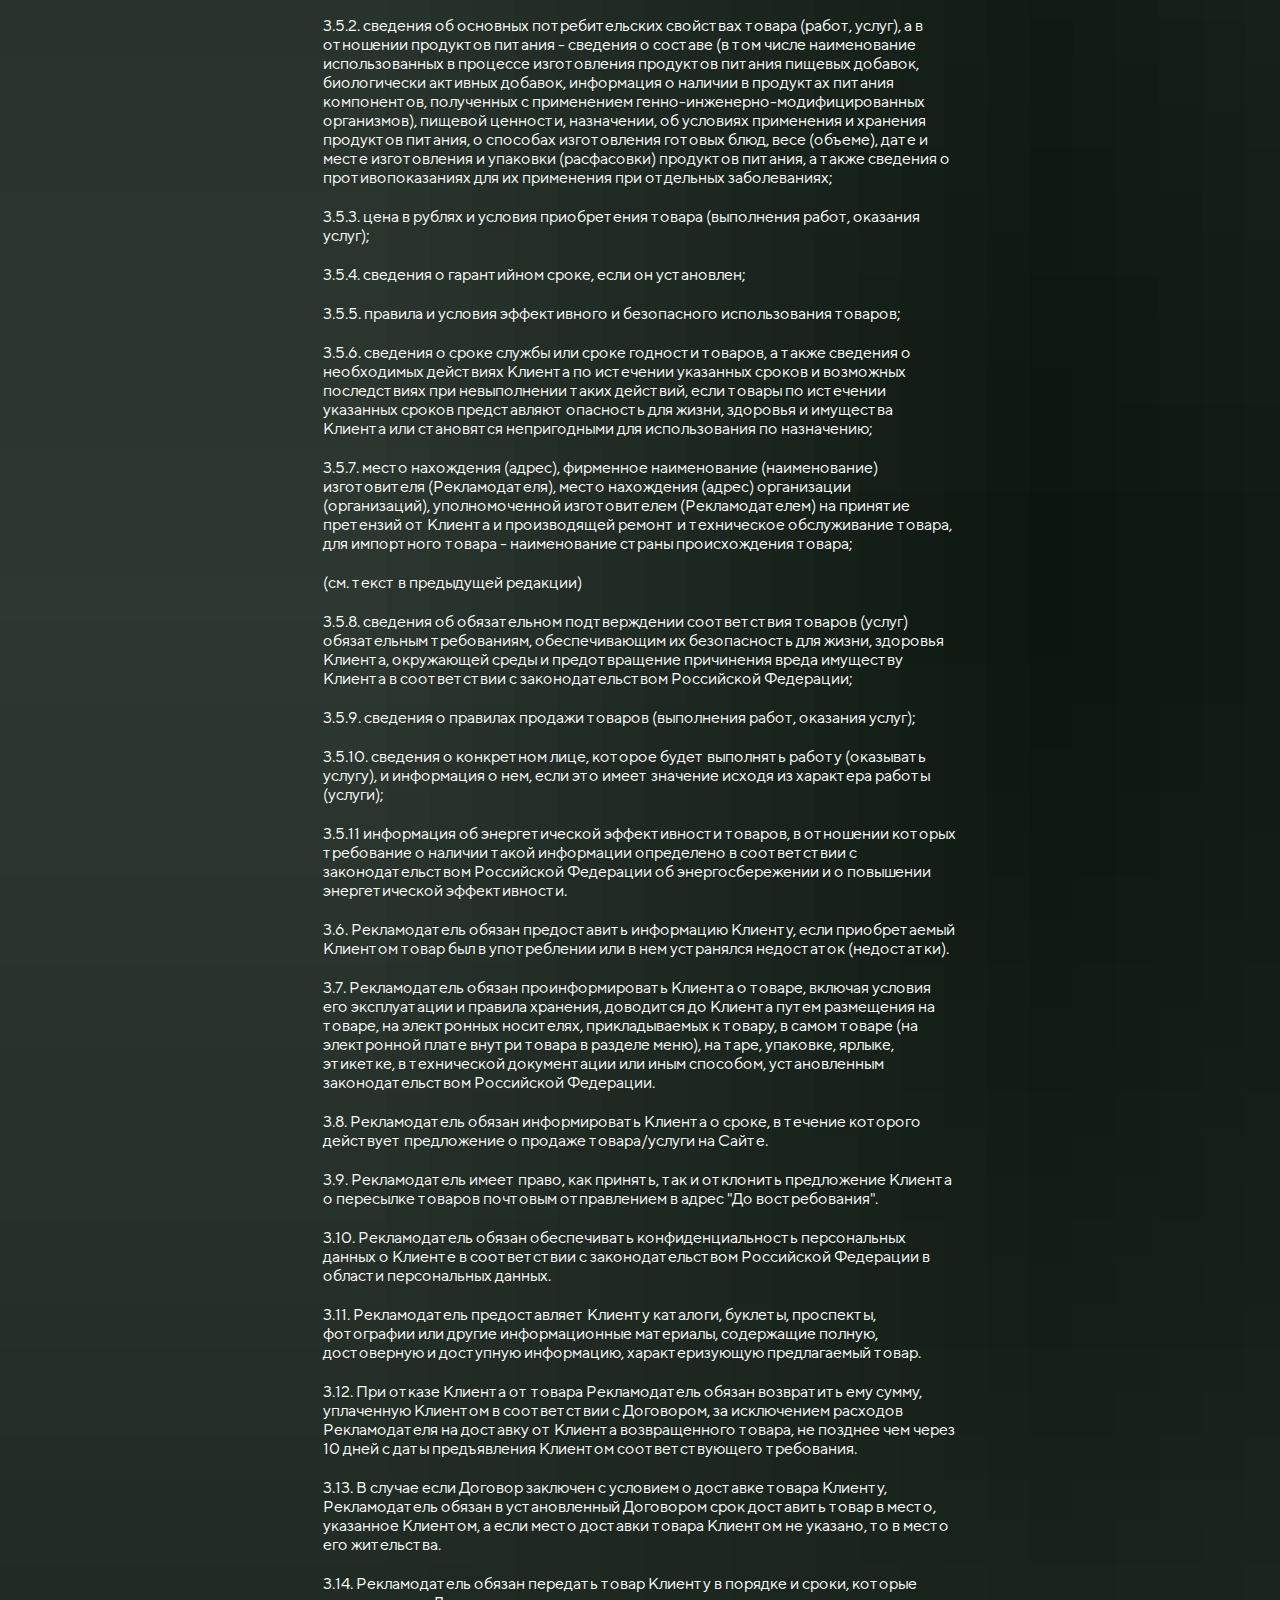
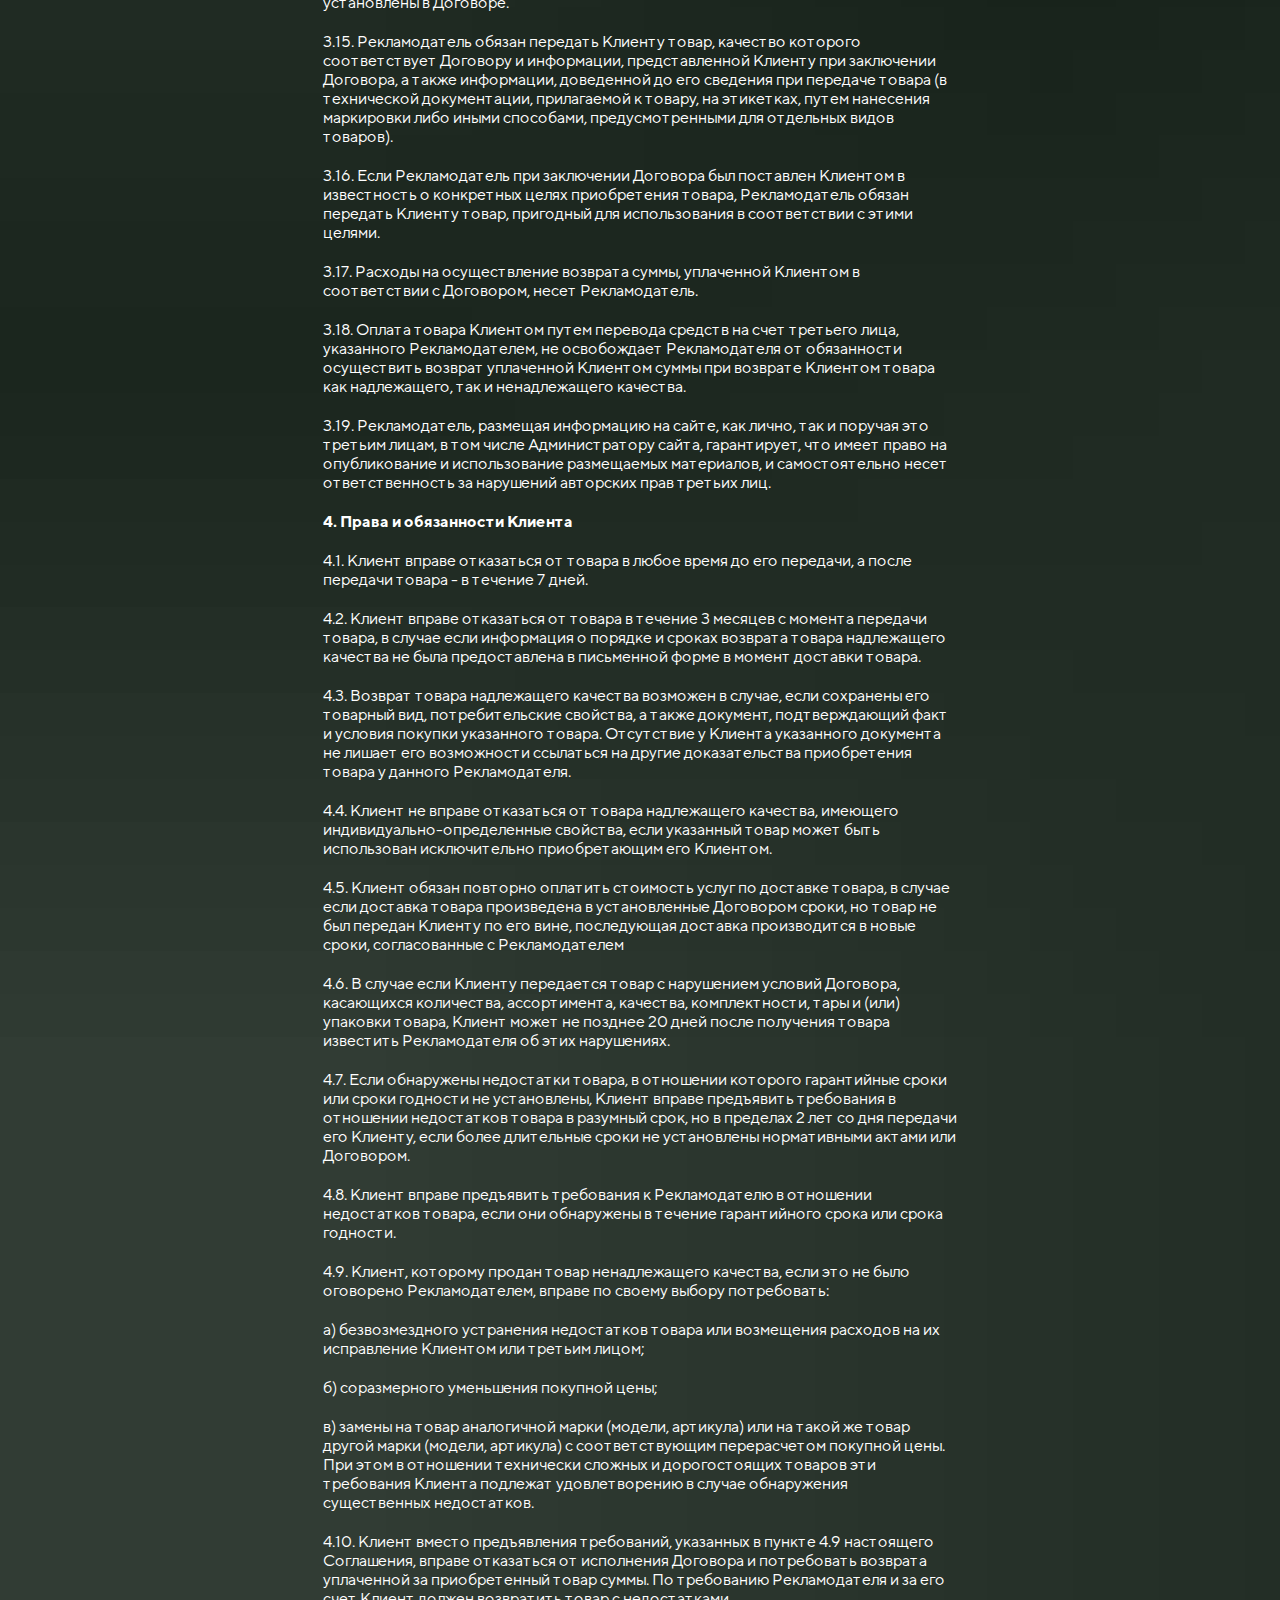
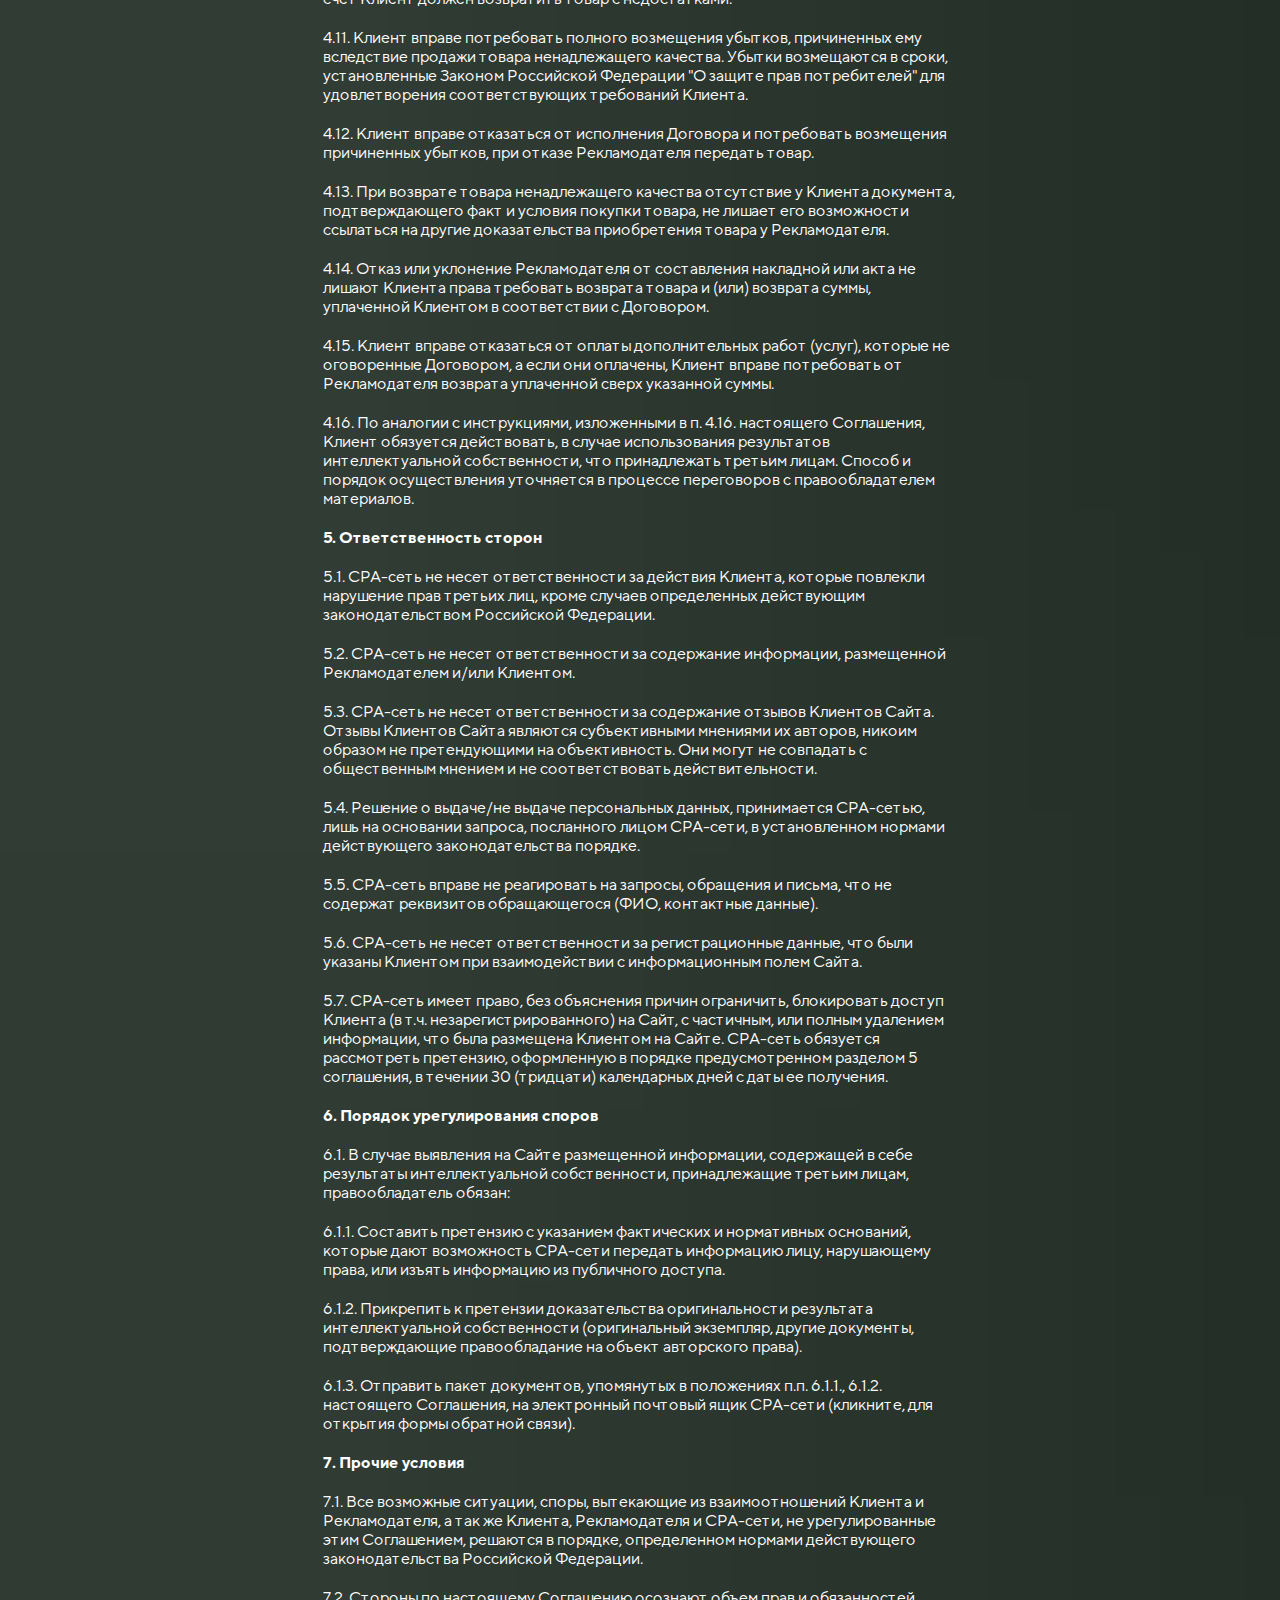
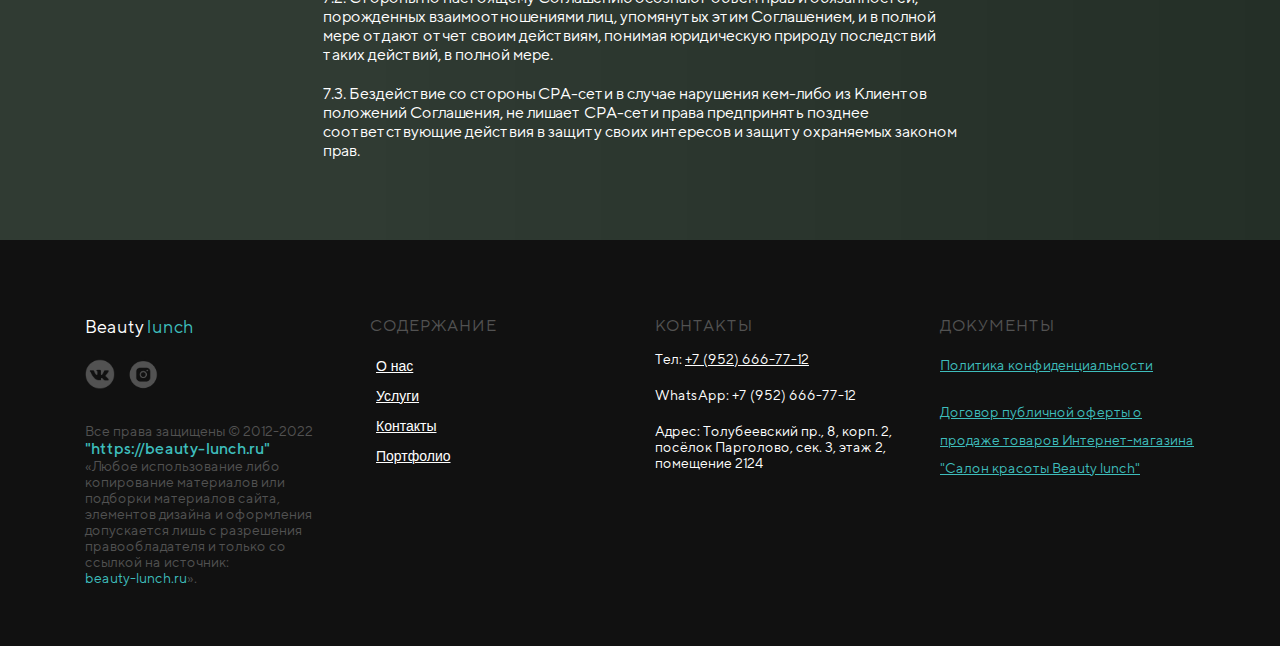
<file: agreement.html>
<!DOCTYPE html>
<html lang="ru">
<head>
    <meta charset="utf-8">
    <meta name="viewport" content="width=device-width, initial-scale=1, shrink-to-fit=no">
    <meta name="description" content="Beauty lunch">
    <meta name="author" content="symbyanz">
    <meta http-equiv="Content-Type" content="text/html; charset=utf-8" />
    <meta name="description" content="Салоны красоты параллельных услуг" />
    <meta property="og:url" content="" />
    <meta property="og:title" content="Beauty lunch" />
    <meta property="og:description" content="Наращивание ресниц, окрашивание бровей/ресниц, коррекция бровей" />
    <meta property="og:type" content="website" />
    <meta property="og:image" content="./img/logo-w3.svg" />

    <link rel="icon" href="./img/logo-w3.svg">
    <title>Beauty lunch</title>

    <!-- Bootstrap grid CSS -->
    <link rel="stylesheet" href="./css/bootstrap-grid.min.css">
    <!-- Foonts Google Roboto -->
    <link href="https://fonts.googleapis.com/css2?family=Roboto:wght@400;700&display=swap" rel="stylesheet">
    <!-- Slick Slider -->
    <link rel="stylesheet" href="slick/slick-theme.css">
    <link rel="stylesheet" href="slick/slick.css">
    <!-- Custom styles for this template -->
    <link href="./css/main.css" rel="stylesheet">

    <script src="./js/jquery-3.5.1.min.js?v=3"></script>
</head>
<body>
    <div class="block_politic block">
        <div class="container">
            <div class="row justify-content-center">
                <div class="col-md-7">
                    <h1 style="font-family: &#39;PT Sans&#39;; padding: 0; margin: 0; margin-bottom: 16px; font-size:19pt; font-weight: bold;">Пользовательское соглашение</h1>


                    <p>Настоящее пользовательское соглашение заключается между Вами – Клиентом, Рекламодателем, Администратором сайта и СРА - сетью.
                    </p>
                    <p><strong>Клиент</strong> – лицо, привлекаемое методами продвижения, на приобретение/отчуждение оферов на товары и/или услуги, предлагаемые Рекламодателем, имеющие намерение заказать или приобрести либо заказывающий, приобретающий или использующий товары исключительно для личных, семейных, домашних и иных нужд, не связанных с осуществлением предпринимательской деятельности.
                    </p>
                    <p><strong>Рекламодатель</strong> – лицо, которое желает разместить офер в CPA-сети, с целью отчуждения определенного товара и/или услуги.
                    </p>
                    <p><strong>CPA-сеть</strong> (сокращение от Cost Per Action, то есть оплата за действие) – электронная среда деловой активности, в процессе которой между Рекламодателем и СРА-сетью складываются договорные взаимоотношения, в силу которых, Рекламодатель предлагает оферы на товар и/или услугу, а СРА-сеть, в свою очередь, предоставляет возможность разместить оферы на своем интернет-пространстве для поиска лиц, осуществляющих продвижение товаров/услуг рекламодателя в сети «Интернет».
                    </p>
                    <p><strong>Администратор сайта</strong> – лицо, указанное в качестве администратора сайта, при регистрации доменного имени, предоставляющее Рекламодателю возможность размещения информации на сайте.
                    </p>
                    <p><strong>Стороны</strong> – Клиент, Рекламодатель, CPA-сеть, Администратор сайта.
                    </p>
                    <p><strong>Сайт</strong> – интернет ресурс интернет-магазина, пребывающий под организационным управлением и принадлежащий Рекламодателю, на условиях права частной собственности.
                    </p>
                    <p><strong>Публичная оферта</strong> – адресованное администрацией неопределенному кругу лиц или нескольким конкретным лицам предложение, которое определенно, конкретно и выражает намерение лица, сделавшего предложение, считать себя заключившим данное пользовательское соглашение с адресатом, которым будет принято предложение.
                    </p>
                    <p><strong>Акцепт</strong> – полное принятие одной из Сторон условий публичной оферты СРА-сети на заключение данного пользовательского соглашения. Акцептированием публичной оферты происходит в момент начала пользования Сайтом (в том числе в ознакомительных целях) и его сервисами (услугами).
                    </p>
                    <p><strong>1. Общие положения</strong>
                    </p>
                    <p>1.1. Настоящее Пользовательское соглашение (далее по тексту – «Соглашение») определяет общие правила посещения, использования сервисов и нормы общего поведения на Сайте Клиентом и регулирует гражданско-правовые взаимоотношения, которые складываются между Клиентом и Рекламодателем, а также Клиентом, Рекламодателем и СРА-сетью в процессе их взаимодействия.
                    </p>
                    <p>1.2. Настоящее Соглашение может быть изменено по решению CPA-сети и/или Рекламодателя, в одностороннем порядке. CPA-сеть и/или Рекламодатель не несет обязательства личного уведомления Клиента о таких изменениях. Новая редакция Соглашения вступает в силу, с момента приобретения товара/услуги Рекламодателя Клиентом.
                    </p>
                    <p>1.3. Условия Соглашения распространяются на всех Клиентов сайта, без исключений.
                    </p>
                    <p>1.4. Клиент, начиная пользоваться Сайтом, подтверждает факт того, что ознакомился с положениями настоящего Соглашения в здравом уме и при ясной памяти, понимает их в полной мере и принимает условия пользования Сайтом в полной мере. При несогласии с положениями настоящего Соглашения (частично или в целом), лицо, выразившее такую волю, не имеет право пользоваться информационным полем Сайта.
                    </p>
                    <p><strong>2. Регуляция взаимодействия сторон</strong>
                    </p>
                    <p>2.1. Реализация предоставленных Сайтом услуг и (или) возможностей не предоставляет Клиенту каких-либо исключительных прав и привилегий.
                    </p>
                    <p>2.2. Стороны настоящего Соглашения достигли согласия о том, что СРА-сеть вправе размещать на Сайте рекламные блоки, баннеры, объявления в любых его областях, в том числе там, где размещается информация опубликованная Клиентом, без дополнительного согласия Клиента.
                    </p>
                    <p>2.3. Информация, размещаемая на Сайте СРА-сетью, за исключением информации размещаемой по поручению, либо лично Рекламодателем, является результатом интеллектуальной деятельности СРА-сети и все имущественные и личные неимущественные права на такую информацию, принадлежат СРА-сети, до тех пор, пока не будет установлено иное. При этом у Клиента не возникает, каких-либо исключительных прав на результат интеллектуальной деятельности СРА-сети, выраженной в графической, текстовой, аудио-видео форме, размещаемой СРА-сетью на Сайте.
                    </p>
                    <p>2.4. СРА-сеть не несет обязательств по защите нарушенных прав Клиента, в контексте урегулирования возникших на этой почве споров, в том числе, в судебном порядке.
                    </p>
                    <p>2.5. СРА-сеть не является владельцем/изготовителем товаров и/или услуг, размещаемых на Сайте и не несет ответственности за нарушение прав Клиента. Целью СРА-сети по настоящему Соглашению является сбор статистической информации о количестве потенциальных клиентов, заинтересованных в приобретении товаров и/или услуг, разрешенными Рекламодателем методами.
                    </p>
                    <p>2.6. Нарушение Клиентом или Рекламодателем авторских прав, принадлежащих СРА-сети и (или) другим лицам, влечет для нарушителя ответственность, предусмотренную положениями действующего законодательства Российской Федерации.
                    </p>
                    <p>2.7. В случае выявления нарушения авторских прав Клиентом, путем незаконного размещения не принадлежащих Клиенту материалов, СРА-сеть изымает из свободного доступа такие материалы, по первому требованию законного правообладателя.
                    </p>
                    <p>2.8. Клиенту запрещается размещать на Сайте информацию, которая прямо, или косвенно содержит в себе общепринятые признаки порнографии, оскорбляющую, ущемляющую, наносящую ущерб чьему-либо достоинству, содержащую призывы к насилию, бесчинству и другим действиям, влекущим нарушения норм действующего законодательства, определенной территориальной юрисдикции, содержащую вредоносное программное обеспечение и (или) другую информацию, которая может принести вред третьим лицам.
                    </p>
                    <p>2.9. В случае нарушения условий п. 2.8. настоящего Соглашения и невыполнения требований СРА-сети, в том числе по изъятию такой информацию из публичного доступа, Клиенты Сайта несут ответственность, предусмотренную положениями настоящего Соглашения и(или) действующего законодательства Российской Федерации. СРА-сеть в таком случае, имеет право убрать упомянутую в п. 2.8. информацию самостоятельно.
                    </p>
                    <p>2.10. СРА-сеть не несет ответственности за результаты посещения Клиентом сторонних (внешних) ресурсов, ссылки на которые могут быть размещены на Сайте. Под результатами понимается любой результат вне зависимости от его характера, а также тот, от наступления которого Клиент понес какие-либо материальные убытки, моральный ущерб и другие негативные проявления.
                    </p>
                    <p>2.11. Порядок ведения торговли дистанционным путем, права и обязанности Сторон соглашения, а также третьих лиц, особые требования к процессам взаимодействия Сторон и оформления рекламных площадок, регулируются в нормативном порядке – Федеральным Законом «О Рекламе», Правилами ведения торговли дистанционным путем, утвержденными Постановлением Правительства Российской Федерации №612 от 27.09.2007, а также другими нормативными актами и настоящим Соглашением.
                    </p>
                    <p><strong>3. Права и обязанности Рекламодателя</strong>
                    </p>
                    <p>3.1. Рекламодатель обязан предложить Клиенту услуги по доставке товаров путем их пересылки почтовыми отправлениями или перевозки с указанием используемого способа доставки и вида транспорта.
                    </p>
                    <p>3.2. Рекламодатель обязан сообщить Клиенту о необходимости использования квалифицированных специалистов по подключению, наладке и пуску в эксплуатацию технически сложных товаров, которые по техническим требованиям не могут быть пущены в эксплуатацию без участия соответствующих специалистов.
                    </p>
                    <p>3.3. Рекламодатель не вправе без согласия Клиента выполнять дополнительные работы (оказывать услуги) за плату.
                    </p>
                    <p>3.4. Рекламодатель обязан до заключения договора розничной купли-продажи (далее – «Договор») предоставить Клиенту информацию об основных потребительских свойствах товара и адресе (месте нахождения) Рекламодателя, о месте изготовления товара, полном фирменном наименовании (наименовании) Рекламодателя, о цене и об условиях приобретения товара, о его доставке, сроке службы, сроке годности и гарантийном сроке, о порядке оплаты товара, а также о сроке, в течение которого действует предложение о заключении Договора.
                    </p>
                    <p>3.5. Рекламодатель в момент доставки товара обязан довести до сведения Клиента в письменной форме следующую информацию (для импортных товаров - на русском языке):
                    </p>
                    <p>3.5.1. наименование технического регламента или иное обозначение, установленное законодательством Российской Федерации о техническом регулировании и свидетельствующее об обязательном подтверждении соответствия товара;
                    </p>
                    <p>3.5.2. сведения об основных потребительских свойствах товара (работ, услуг), а в отношении продуктов питания - сведения о составе (в том числе наименование использованных в процессе изготовления продуктов питания пищевых добавок, биологически активных добавок, информация о наличии в продуктах питания компонентов, полученных с применением генно-инженерно-модифицированных организмов), пищевой ценности, назначении, об условиях применения и хранения продуктов питания, о способах изготовления готовых блюд, весе (объеме), дате и месте изготовления и упаковки (расфасовки) продуктов питания, а также сведения о противопоказаниях для их применения при отдельных заболеваниях;
                    </p>
                    <p>3.5.3. цена в рублях и условия приобретения товара (выполнения работ, оказания услуг);
                    </p>
                    <p>3.5.4. сведения о гарантийном сроке, если он установлен;
                    </p>
                    <p>3.5.5. правила и условия эффективного и безопасного использования товаров;
                    </p>
                    <p>3.5.6. сведения о сроке службы или сроке годности товаров, а также сведения о необходимых действиях Клиента по истечении указанных сроков и возможных последствиях при невыполнении таких действий, если товары по истечении указанных сроков представляют опасность для жизни, здоровья и имущества Клиента или становятся непригодными для использования по назначению;
                    </p>
                    <p>3.5.7. место нахождения (адрес), фирменное наименование (наименование) изготовителя (Рекламодателя), место нахождения (адрес) организации (организаций), уполномоченной изготовителем (Рекламодателем) на принятие претензий от Клиента и производящей ремонт и техническое обслуживание товара, для импортного товара - наименование страны происхождения товара;
                    </p>
                    <p>(см. текст в предыдущей редакции)
                    </p>
                    <p>3.5.8. сведения об обязательном подтверждении соответствия товаров (услуг) обязательным требованиям, обеспечивающим их безопасность для жизни, здоровья Клиента, окружающей среды и предотвращение причинения вреда имуществу Клиента в соответствии с законодательством Российской Федерации;
                    </p>
                    <p>3.5.9. сведения о правилах продажи товаров (выполнения работ, оказания услуг);
                    </p>
                    <p>3.5.10. сведения о конкретном лице, которое будет выполнять работу (оказывать услугу), и информация о нем, если это имеет значение исходя из характера работы (услуги);
                    </p>
                    <p>3.5.11 информация об энергетической эффективности товаров, в отношении которых требование о наличии такой информации определено в соответствии с законодательством Российской Федерации об энергосбережении и о повышении энергетической эффективности.
                    </p>
                    <p>3.6. Рекламодатель обязан предоставить информацию Клиенту, если приобретаемый Клиентом товар был в употреблении или в нем устранялся недостаток (недостатки).
                    </p>
                    <p>3.7. Рекламодатель обязан проинформировать Клиента о товаре, включая условия его эксплуатации и правила хранения, доводится до Клиента путем размещения на товаре, на электронных носителях, прикладываемых к товару, в самом товаре (на электронной плате внутри товара в разделе меню), на таре, упаковке, ярлыке, этикетке, в технической документации или иным способом, установленным законодательством Российской Федерации.
                    </p>
                    <p>3.8. Рекламодатель обязан информировать Клиента о сроке, в течение которого действует предложение о продаже товара/услуги на Сайте.
                    </p>
                    <p>3.9. Рекламодатель имеет право, как принять, так и отклонить предложение Клиента о пересылке товаров почтовым отправлением в адрес "До востребования".
                    </p>
                    <p>3.10. Рекламодатель обязан обеспечивать конфиденциальность персональных данных о Клиенте в соответствии с законодательством Российской Федерации в области персональных данных.
                    </p>
                    <p>3.11. Рекламодатель предоставляет Клиенту каталоги, буклеты, проспекты, фотографии или другие информационные материалы, содержащие полную, достоверную и доступную информацию, характеризующую предлагаемый товар.
                    </p>
                    <p>3.12. При отказе Клиента от товара Рекламодатель обязан возвратить ему сумму, уплаченную Клиентом в соответствии с Договором, за исключением расходов Рекламодателя на доставку от Клиента возвращенного товара, не позднее чем через 10 дней с даты предъявления Клиентом соответствующего требования.
                    </p>
                    <p>3.13. В случае если Договор заключен с условием о доставке товара Клиенту, Рекламодатель обязан в установленный Договором срок доставить товар в место, указанное Клиентом, а если место доставки товара Клиентом не указано, то в место его жительства.
                    </p>
                    <p>3.14. Рекламодатель обязан передать товар Клиенту в порядке и сроки, которые установлены в Договоре.
                    </p>
                    <p>3.15. Рекламодатель обязан передать Клиенту товар, качество которого соответствует Договору и информации, представленной Клиенту при заключении Договора, а также информации, доведенной до его сведения при передаче товара (в технической документации, прилагаемой к товару, на этикетках, путем нанесения маркировки либо иными способами, предусмотренными для отдельных видов товаров).
                    </p>
                    <p>3.16. Если Рекламодатель при заключении Договора был поставлен Клиентом в известность о конкретных целях приобретения товара, Рекламодатель обязан передать Клиенту товар, пригодный для использования в соответствии с этими целями.
                    </p>
                    <p>3.17. Расходы на осуществление возврата суммы, уплаченной Клиентом в соответствии с Договором, несет Рекламодатель.
                    </p>
                    <p>3.18. Оплата товара Клиентом путем перевода средств на счет третьего лица, указанного Рекламодателем, не освобождает Рекламодателя от обязанности осуществить возврат уплаченной Клиентом суммы при возврате Клиентом товара как надлежащего, так и ненадлежащего качества.
                    </p>
                    <p>3.19. Рекламодатель, размещая информацию на сайте, как лично, так и поручая это третьим лицам, в том числе Администратору сайта, гарантирует, что имеет право на опубликование и использование размещаемых материалов, и самостоятельно несет ответственность за нарушений авторских прав третьих лиц.
                    </p>
                    <p><strong>4. Права и обязанности Клиента</strong>
                    </p>
                    <p>4.1. Клиент вправе отказаться от товара в любое время до его передачи, а после передачи товара - в течение 7 дней.
                    </p>
                    <p>4.2. Клиент вправе отказаться от товара в течение 3 месяцев с момента передачи товара, в случае если информация о порядке и сроках возврата товара надлежащего качества не была предоставлена в письменной форме в момент доставки товара.
                    </p>
                    <p>4.3. Возврат товара надлежащего качества возможен в случае, если сохранены его товарный вид, потребительские свойства, а также документ, подтверждающий факт и условия покупки указанного товара. Отсутствие у Клиента указанного документа не лишает его возможности ссылаться на другие доказательства приобретения товара у данного Рекламодателя.
                    </p>
                    <p>4.4. Клиент не вправе отказаться от товара надлежащего качества, имеющего индивидуально-определенные свойства, если указанный товар может быть использован исключительно приобретающим его Клиентом.
                    </p>
                    <p>4.5. Клиент обязан повторно оплатить стоимость услуг по доставке товара, в случае если доставка товара произведена в установленные Договором сроки, но товар не был передан Клиенту по его вине, последующая доставка производится в новые сроки, согласованные с Рекламодателем
                    </p>
                    <p>4.6. В случае если Клиенту передается товар с нарушением условий Договора, касающихся количества, ассортимента, качества, комплектности, тары и (или) упаковки товара, Клиент может не позднее 20 дней после получения товара известить Рекламодателя об этих нарушениях.
                    </p>
                    <p>4.7. Если обнаружены недостатки товара, в отношении которого гарантийные сроки или сроки годности не установлены, Клиент вправе предъявить требования в отношении недостатков товара в разумный срок, но в пределах 2 лет со дня передачи его Клиенту, если более длительные сроки не установлены нормативными актами или Договором.
                    </p>
                    <p>4.8. Клиент вправе предъявить требования к Рекламодателю в отношении недостатков товара, если они обнаружены в течение гарантийного срока или срока годности.
                    </p>
                    <p>4.9. Клиент, которому продан товар ненадлежащего качества, если это не было оговорено Рекламодателем, вправе по своему выбору потребовать:
                    </p>
                    <p>а) безвозмездного устранения недостатков товара или возмещения расходов на их исправление Клиентом или третьим лицом;
                    </p>
                    <p>б) соразмерного уменьшения покупной цены;
                    </p>
                    <p>в) замены на товар аналогичной марки (модели, артикула) или на такой же товар другой марки (модели, артикула) с соответствующим перерасчетом покупной цены. При этом в отношении технически сложных и дорогостоящих товаров эти требования Клиента подлежат удовлетворению в случае обнаружения существенных недостатков.
                    </p>
                    <p>4.10. Клиент вместо предъявления требований, указанных в пункте 4.9 настоящего Соглашения, вправе отказаться от исполнения Договора и потребовать возврата уплаченной за приобретенный товар суммы. По требованию Рекламодателя и за его счет Клиент должен возвратить товар с недостатками.
                    </p>
                    <p>4.11. Клиент вправе потребовать полного возмещения убытков, причиненных ему вследствие продажи товара ненадлежащего качества. Убытки возмещаются в сроки, установленные Законом Российской Федерации "О защите прав потребителей" для удовлетворения соответствующих требований Клиента.
                    </p>
                    <p>4.12. Клиент вправе отказаться от исполнения Договора и потребовать возмещения причиненных убытков, при отказе Рекламодателя передать товар.
                    </p>
                    <p>4.13. При возврате товара ненадлежащего качества отсутствие у Клиента документа, подтверждающего факт и условия покупки товара, не лишает его возможности ссылаться на другие доказательства приобретения товара у Рекламодателя.
                    </p>
                    <p>4.14. Отказ или уклонение Рекламодателя от составления накладной или акта не лишают Клиента права требовать возврата товара и (или) возврата суммы, уплаченной Клиентом в соответствии с Договором.
                    </p>
                    <p>4.15. Клиент вправе отказаться от оплаты дополнительных работ (услуг), которые не оговоренные Договором, а если они оплачены, Клиент вправе потребовать от Рекламодателя возврата уплаченной сверх указанной суммы.
                    </p>
                    <p>4.16. По аналогии с инструкциями, изложенными в п. 4.16. настоящего Соглашения, Клиент обязуется действовать, в случае использования результатов интеллектуальной собственности, что принадлежать третьим лицам. Способ и порядок осуществления уточняется в процессе переговоров с правообладателем материалов.
                    </p>
                    <p><strong>5. Ответственность сторон</strong>
                    </p>
                    <p>5.1. СРА-сеть не несет ответственности за действия Клиента, которые повлекли нарушение прав третьих лиц, кроме случаев определенных действующим законодательством Российской Федерации.
                    </p>
                    <p>5.2. СРА-сеть не несет ответственности за содержание информации, размещенной Рекламодателем и/или Клиентом.
                    </p>
                    <p>5.3. СРА-сеть не несет ответственности за содержание отзывов Клиентов Сайта. Отзывы Клиентов Сайта являются субъективными мнениями их авторов, никоим образом не претендующими на объективность. Они могут не совпадать с общественным мнением и не соответствовать действительности.
                    </p>
                    <p>5.4. Решение о выдаче/не выдаче персональных данных, принимается СРА-сетью, лишь на основании запроса, посланного лицом СРА-сети, в установленном нормами действующего законодательства порядке.
                    </p>
                    <p>5.5. СРА-сеть вправе не реагировать на запросы, обращения и письма, что не содержат реквизитов обращающегося (ФИО, контактные данные).
                    </p>
                    <p>5.6. СРА-сеть не несет ответственности за регистрационные данные, что были указаны Клиентом при взаимодействии с информационным полем Сайта.
                    </p>
                    <p>5.7. СРА-сеть имеет право, без объяснения причин ограничить, блокировать доступ Клиента (в т.ч. незарегистрированного) на Сайт, с частичным, или полным удалением информации, что была размещена Клиентом на Сайте. СРА-сеть обязуется рассмотреть претензию, оформленную в порядке предусмотренном разделом 5 соглашения, в течении 30 (тридцати) календарных дней с даты ее получения.
                    </p>
                    <p><strong>6. Порядок урегулирования споров</strong>
                    </p>
                    <p>6.1. В случае выявления на Сайте размещенной информации, содержащей в себе результаты интеллектуальной собственности, принадлежащие третьим лицам, правообладатель обязан:
                    </p>
                    <p>6.1.1. Составить претензию с указанием фактических и нормативных оснований, которые дают возможность СРА-сети передать информацию лицу, нарушающему права, или изъять информацию из публичного доступа.
                    </p>
                    <p>6.1.2. Прикрепить к претензии доказательства оригинальности результата интеллектуальной собственности (оригинальный экземпляр, другие документы, подтверждающие правообладание на объект авторского права).
                    </p>
                    <p>6.1.3. Отправить пакет документов, упомянутых в положениях п.п. 6.1.1., 6.1.2. настоящего Соглашения, на электронный почтовый ящик <a class="js-btn-abuse" href="http://goodmoons.ru/fish-knife3/?page=agreement#" data-toggle="modal" data-target=".js-modal-abuse">СРА-сети</a> (кликните, для открытия формы обратной связи).
                    </p>
                    <p><strong>7. Прочие условия</strong>
                    </p>
                    <p>7.1. Все возможные ситуации, споры, вытекающие из взаимоотношений Клиента и Рекламодателя, а так же Клиента, Рекламодателя и СРА-сети, не урегулированные этим Соглашением, решаются в порядке, определенном нормами действующего законодательства Российской Федерации.
                    </p>
                    <p>7.2. Стороны по настоящему Соглашению осознают объем прав и обязанностей, порожденных взаимоотношениями лиц, упомянутых этим Соглашением, и в полной мере отдают отчет своим действиям, понимая юридическую природу последствий таких действий, в полной мере.
                    </p>
                    <p>7.3. Бездействие со стороны СРА-сети в случае нарушения кем-либо из Клиентов положений Соглашения, не лишает СРА-сети права предпринять позднее соответствующие действия в защиту своих интересов и защиту охраняемых законом прав.
                    </p>
                    

                </div>
            </div>
        </div>
    </div>




<footer class="footer block">
    <div class="container">
        <div class="row justify-content-center">
            <div class="col-md-6 col-lg-3">
                <div class="box">
                    <h4>Beauty <span>lunch</span></h4>
                    <a href="https://vk.com/beauty_lunch_parnas" target="_blank" class="vk-icon"></a>
                    <a href="https://instagram.com/beauty_lunch_parnas" target="_blank" class="insta-icon"></a>
                    <p class="small">Все права защищены © 2012-2022</p>
                    <a href="https://beauty-lunch.ru" class="color-link">"https://beauty-lunch.ru"</a>
                    <p class="small">«Любое использование либо копирование материалов или подборки материалов сайта, элементов дизайна и оформления допускается лишь с разрешения правообладателя и только со ссылкой на источник: <a href="https://beauty-lunch.ru" style="white-space: nowrap;" class="color-link">beauty-lunch.ru</a>».</p>
                </div>
            </div>
            <div class="col-md-6 col-lg-3">
                <div class="box">
                    <h4 class="uppercase">СОДЕРЖАНИЕ</h4>
                    <button href="#about" class="line">О нас</button> <br>
                    <button href="#services" class="line">Услуги </button> <br>
                    <!-- <button href="#masters" class="line">Наши мастера</button> <br> -->
                    <button href="#contacts" class="line">Контакты</button> <br>
                    <button href="#portfolio" class="line">Портфолио</button>
                </div>
            </div>
            <div class="col-md-6 col-lg-3">
                <div class="box">
                    <h4 class="uppercase">КОНТАКТЫ</h4>
                    <p>Тел: <a class="number" href="tel:9526667712" >+7 (952) 666-77-12</a><br></p>
                    <p>WhatsApp: <a class="watsapp" title="watsapp" href="https://wa.me/79526667712" target="_blank">+7 (952) 666-77-12</a><br></p>
                    <p>Адрес: Толубеевский пр., 8, корп. 2, посёлок Парголово, сек. 3, этаж 2, помещение 2124</p>
                </div>
            </div>
            <div class="col-md-6 col-lg-3">
                <div class="box">
                    <h4 class="uppercase">ДОКУМЕНТЫ</h4>
                    <a href="politic.html" class="line color-link">Политика конфиденциальности</a>
                    <br><br>
                    <a href="agreement.html" class="line color-link">Договор публичной оферты о продаже товаров Интернет-магазина "Салон красоты Beauty lunch"</a>
                </div>
            </div>
        </div>
    </div>
</footer>
    <!-- Bootstrap core JavaScript ================================================== -->
    <!-- Placed at the end of the document so the pages load faster -->
    <script src="./slick/slick.js"></script>
    <!-- Readmore plugin -->
    <!-- <script src="./js/readmore.min.js"></script> -->
    <!-- All new scripts -->
    <script src="./js/main.js"></script>
</body>
</html>
</file>
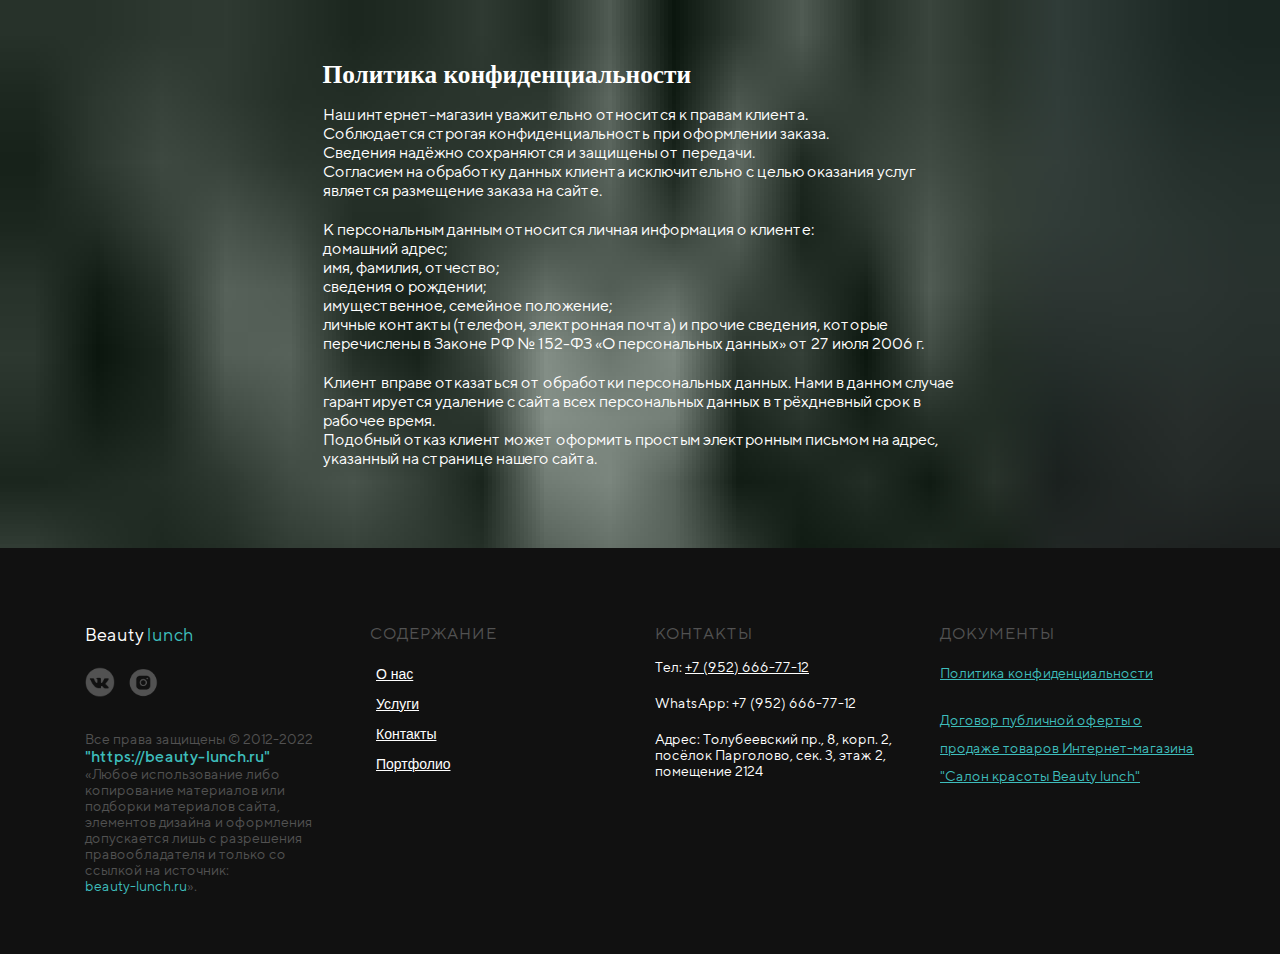
<file: politic.html>
<!DOCTYPE html>
<html lang="ru">
<head>
	<meta charset="utf-8">
	<meta name="viewport" content="width=device-width, initial-scale=1, shrink-to-fit=no">
	<meta name="description" content="Beauty lunch">
	<meta name="author" content="symbyanz">
	<meta http-equiv="Content-Type" content="text/html; charset=utf-8" />
	<meta name="description" content="Салоны красоты параллельных услуг" />
	<meta property="og:url" content="" />
	<meta property="og:title" content="Beauty lunch" />
	<meta property="og:description" content="Наращивание ресниц, окрашивание бровей/ресниц, коррекция бровей" />
	<meta property="og:type" content="website" />
	<meta property="og:image" content="./img/logo-w3.svg" />

	<link rel="icon" href="./img/logo-w3.svg">
	<title>Beauty lunch</title>

	<!-- Bootstrap grid CSS -->
	<link rel="stylesheet" href="./css/bootstrap-grid.min.css">
	<!-- Foonts Google Roboto -->
	<link href="https://fonts.googleapis.com/css2?family=Roboto:wght@400;700&display=swap" rel="stylesheet">
	<!-- Slick Slider -->
	<link rel="stylesheet" href="slick/slick-theme.css">
	<link rel="stylesheet" href="slick/slick.css">
	<!-- Custom styles for this template -->
	<link href="./css/main.css" rel="stylesheet">

	<script src="./js/jquery-3.5.1.min.js?v=3"></script>
</head>
<body>
	<div class="block_politic block">
		<div class="container">
			<div class="row justify-content-center">
				<div class="col-md-7">
					<h1 style="font-family: &#39;PT Sans&#39;; padding: 0; margin: 0; margin-bottom: 16px; font-size:19pt; font-weight: bold;">Политика конфиденциальности</h1>
					<p>
						Наш интернет-магазин уважительно относится к правам клиента. <br> Соблюдается строгая конфиденциальность при оформлении заказа. <br>Сведения надёжно сохраняются и защищены от передачи. <br>Согласием на обработку данных клиента исключительно с целью оказания услуг является размещение заказа на сайте. </p>
						<p>
							К персональным данным относится личная информация о клиенте: <br>домашний адрес; <br>имя, фамилия, отчество; <br>сведения о рождении; <br>имущественное, семейное положение; <br>личные контакты (телефон, электронная почта) и прочие сведения, которые перечислены в Законе РФ № 152-ФЗ «О персональных данных» от 27 июля 2006 г. 
						</p>
						<p>
							Клиент вправе отказаться от обработки персональных данных. Нами в данном случае гарантируется удаление с сайта всех персональных данных в трёхдневный срок в рабочее время. <br>Подобный отказ клиент может оформить простым электронным письмом на адрес, указанный на странице нашего сайта.
						</p>
					</div>
				</div>
			</div>
		</div>




<footer class="footer block">
	<div class="container">
		<div class="row justify-content-center">
			<div class="col-md-6 col-lg-3">
				<div class="box">
					<h4>Beauty <span>lunch</span></h4>
					<a href="https://vk.com/beauty_lunch_parnas" target="_blank" class="vk-icon"></a>
					<a href="https://instagram.com/beauty_lunch_parnas" target="_blank" class="insta-icon"></a>
					<p class="small">Все права защищены © 2012-2022</p>
					<a href="https://beauty-lunch.ru" class="color-link">"https://beauty-lunch.ru"</a>
					<p class="small">«Любое использование либо копирование материалов или подборки материалов сайта, элементов дизайна и оформления допускается лишь с разрешения правообладателя и только со ссылкой на источник: <a href="https://beauty-lunch.ru" style="white-space: nowrap;" class="color-link">beauty-lunch.ru</a>».</p>
				</div>
			</div>
			<div class="col-md-6 col-lg-3">
				<div class="box">
					<h4 class="uppercase">СОДЕРЖАНИЕ</h4>
					<button href="#about" class="line">О нас</button> <br>
					<button href="#services" class="line">Услуги </button> <br>
					<!-- <button href="#masters" class="line">Наши мастера</button> <br> -->
					<button href="#contacts" class="line">Контакты</button> <br>
					<button href="#portfolio" class="line">Портфолио</button>
				</div>
			</div>
			<div class="col-md-6 col-lg-3">
				<div class="box">
					<h4 class="uppercase">КОНТАКТЫ</h4>
					<p>Тел: <a class="number" href="tel:9526667712" >+7 (952) 666-77-12</a><br></p>
					<p>WhatsApp: <a class="watsapp" title="watsapp" href="https://wa.me/79526667712" target="_blank">+7 (952) 666-77-12</a><br></p>
					<p>Адрес: Толубеевский пр., 8, корп. 2, посёлок Парголово, сек. 3, этаж 2, помещение 2124</p>
				</div>
			</div>
			<div class="col-md-6 col-lg-3">
				<div class="box">
					<h4 class="uppercase">ДОКУМЕНТЫ</h4>
					<a href="politic.html" class="line color-link">Политика конфиденциальности</a>
					<br><br>
					<a href="agreement.html" class="line color-link">Договор публичной оферты о продаже товаров Интернет-магазина "Салон красоты Beauty lunch"</a>
				</div>
			</div>
		</div>
	</div>
</footer>
		<!-- Bootstrap core JavaScript ================================================== -->
		<!-- Placed at the end of the document so the pages load faster -->
		<script src="./slick/slick.js"></script>
		<!-- Readmore plugin -->
		<!-- <script src="./js/readmore.min.js"></script> -->
		<!-- All new scripts -->
		<script src="./js/main.js"></script>
	</body>
	</html>
</file>
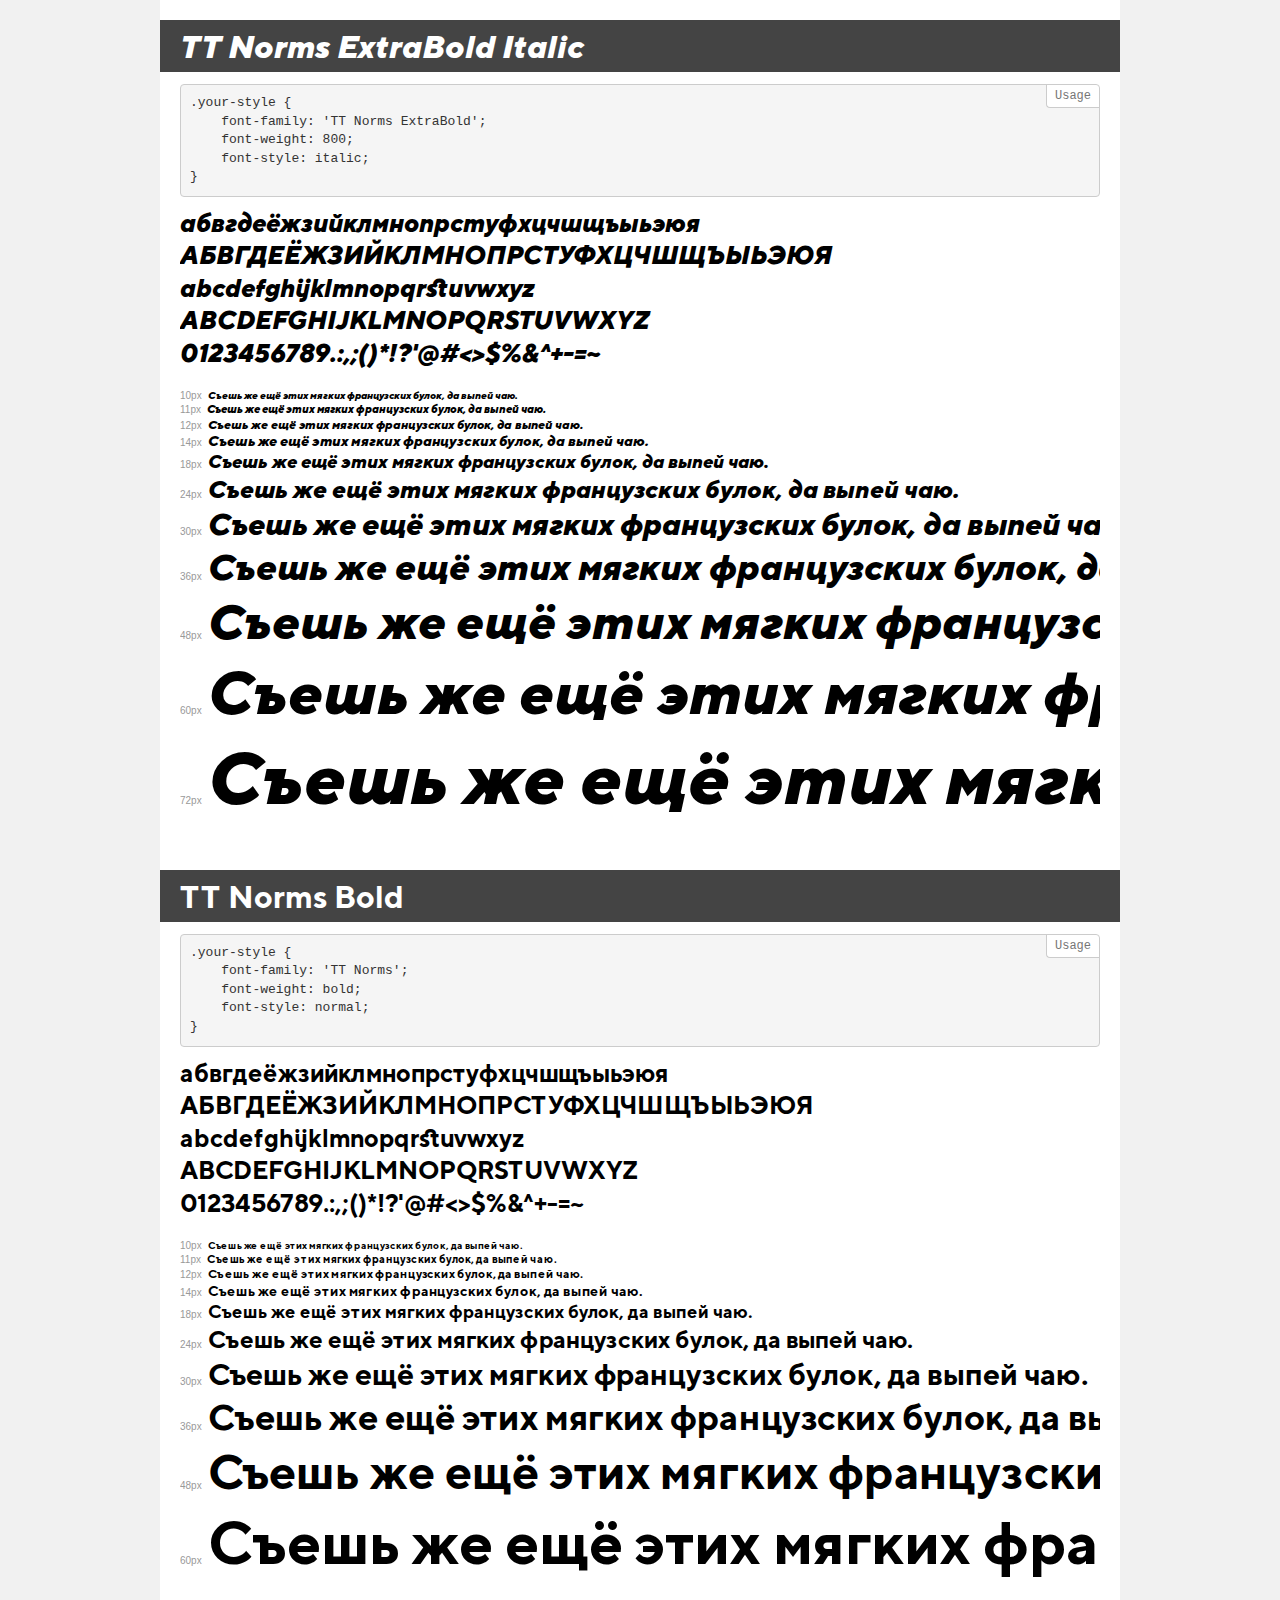
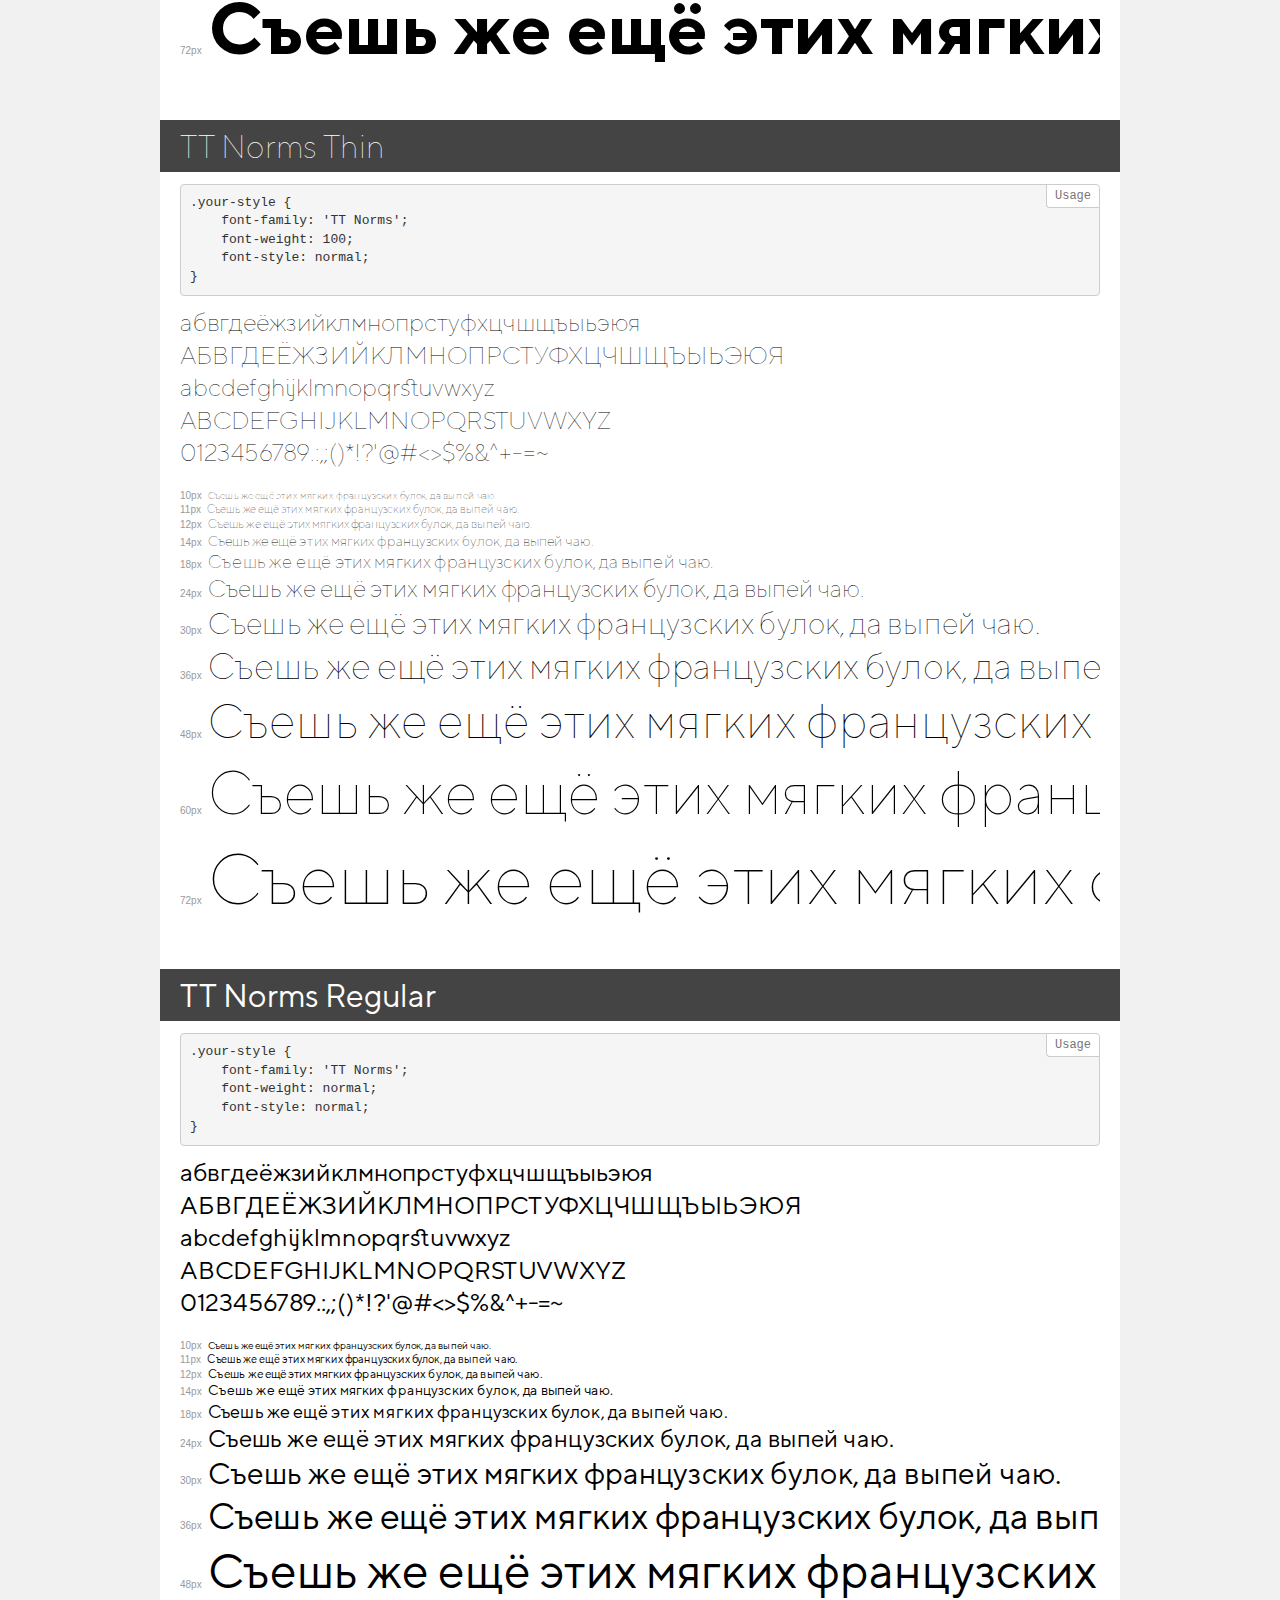
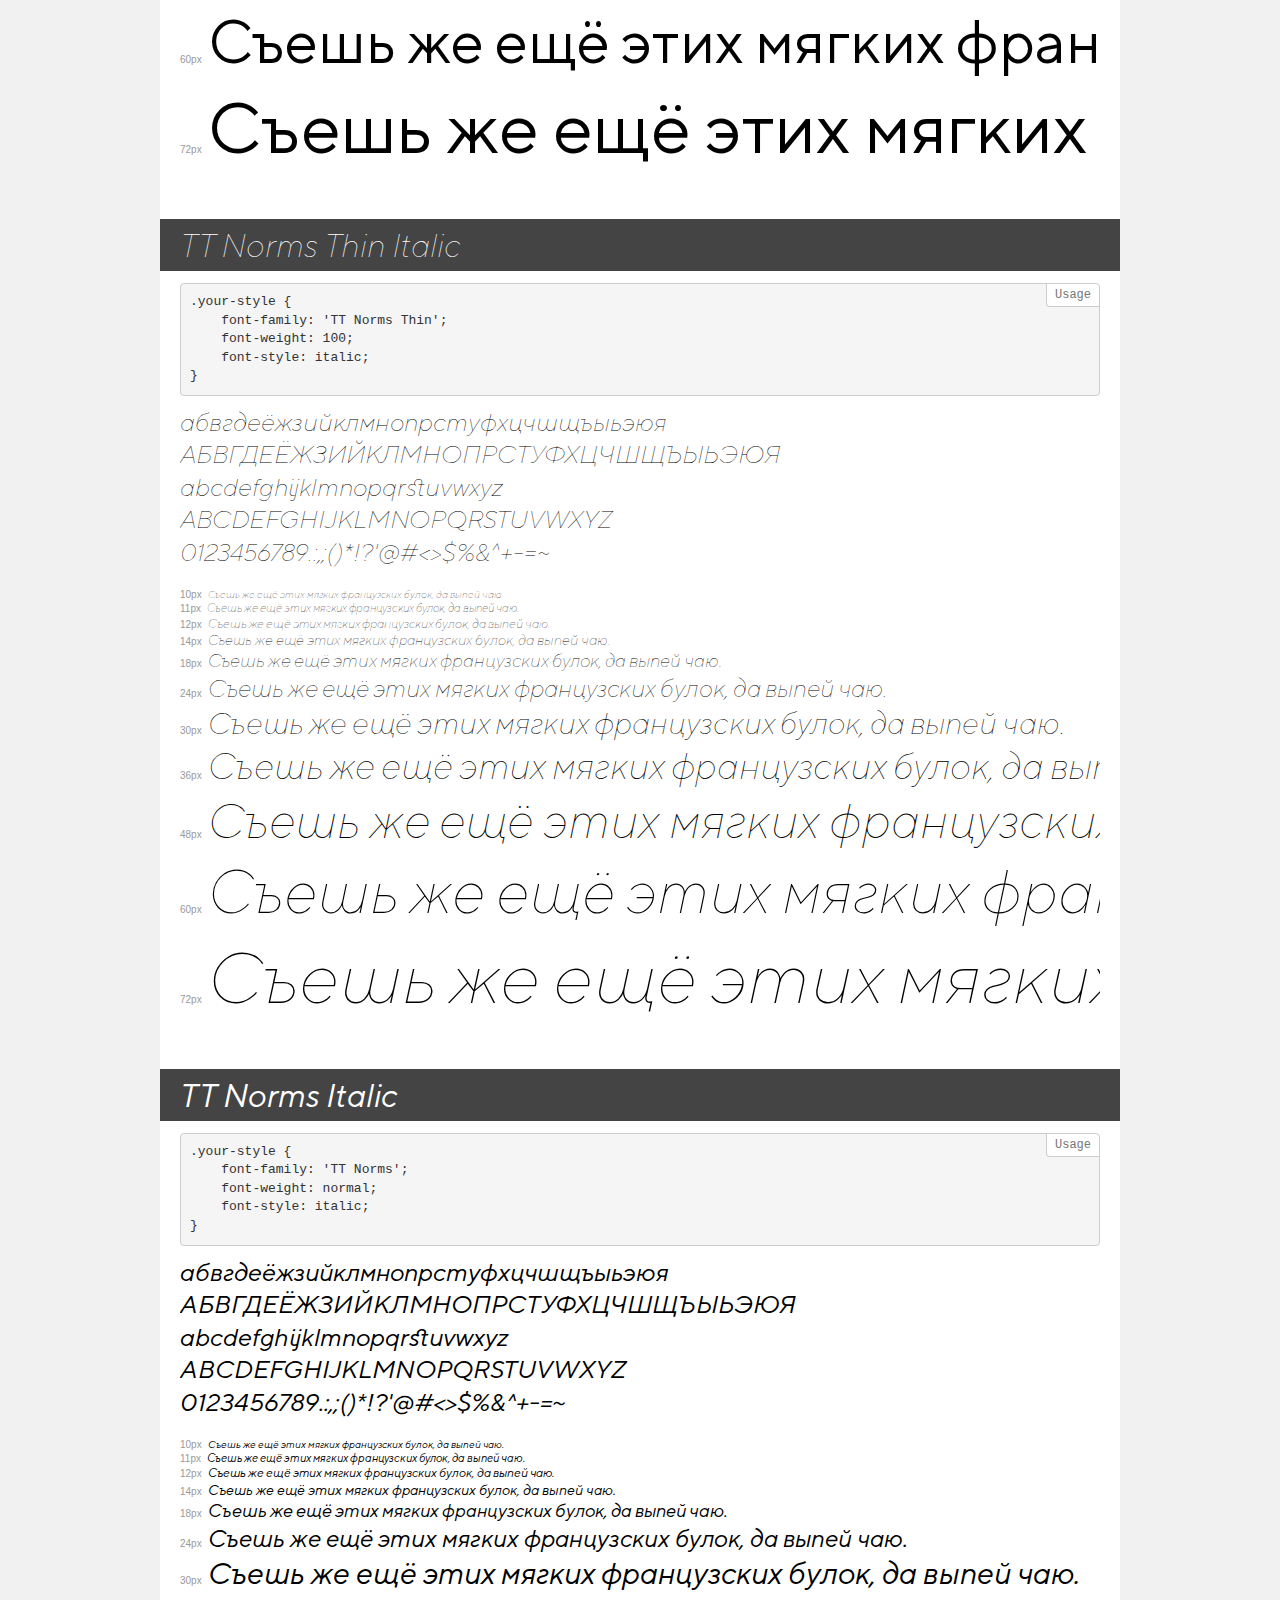
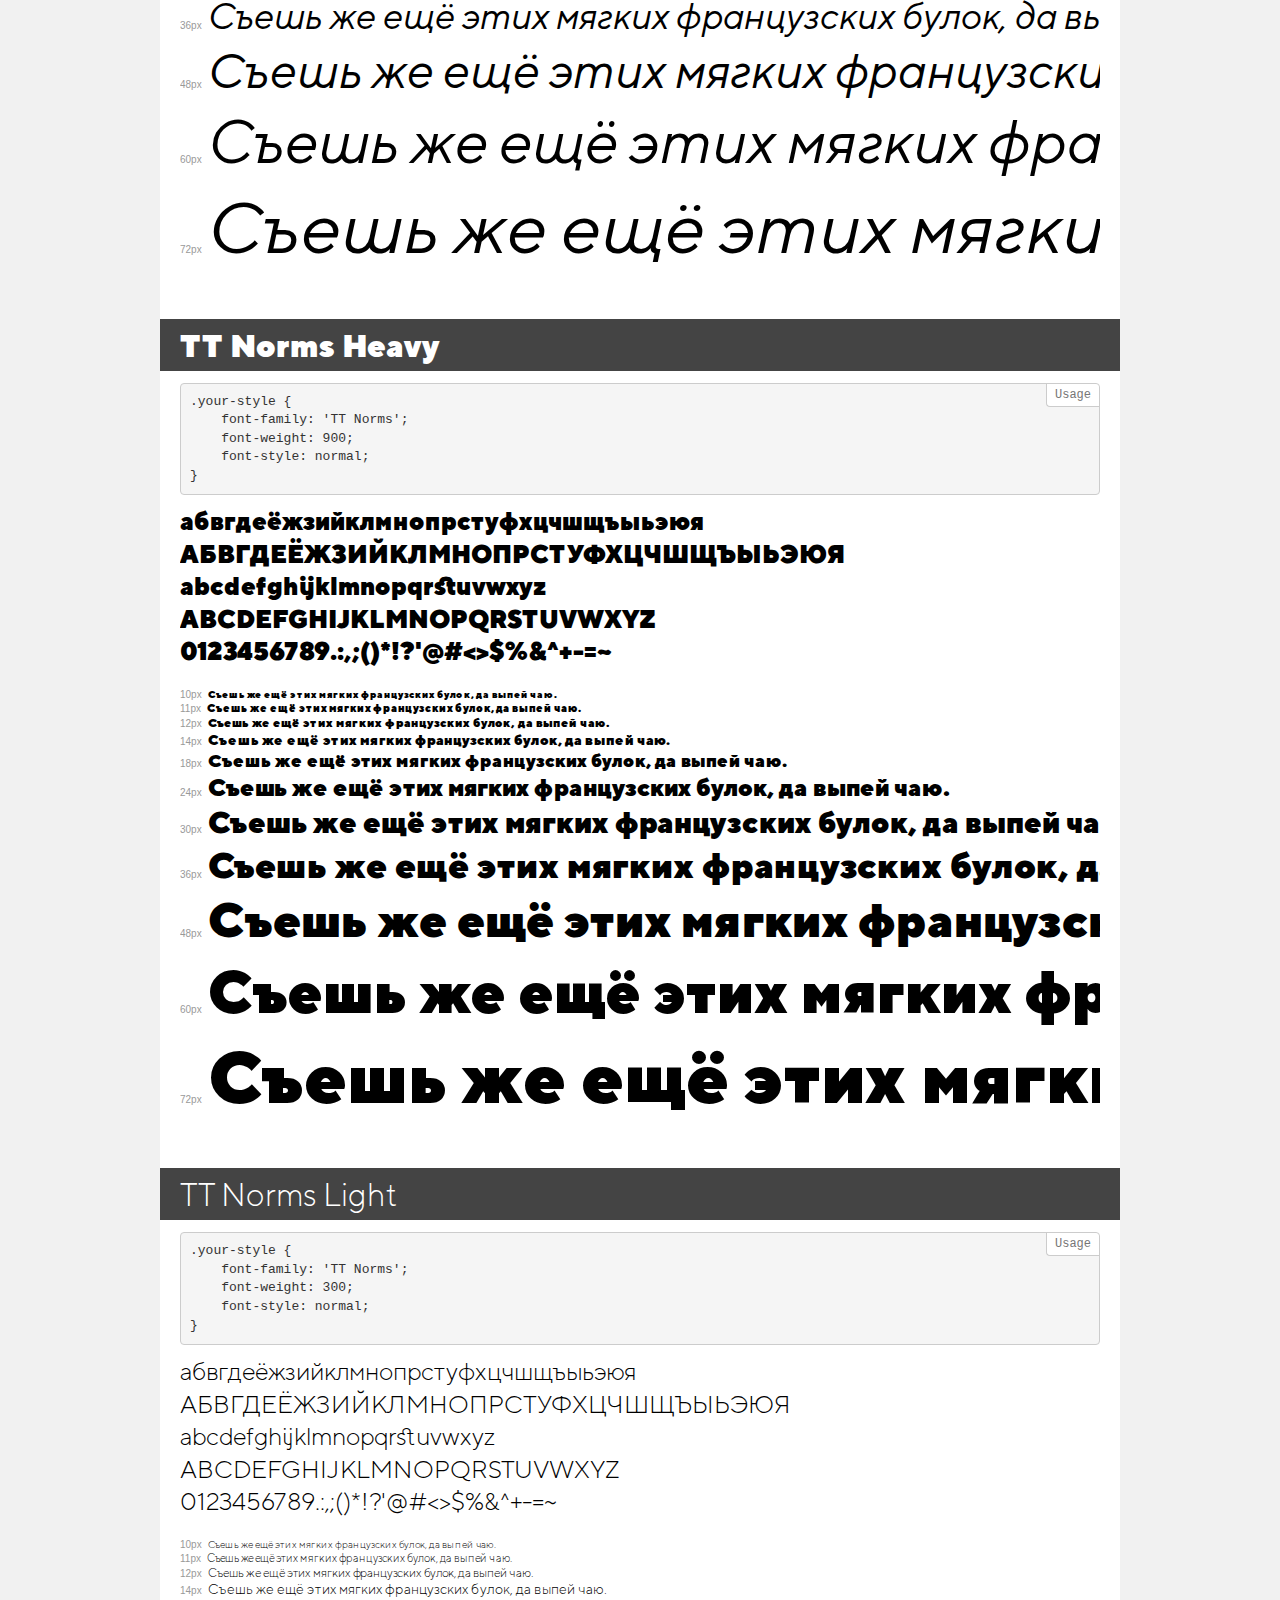
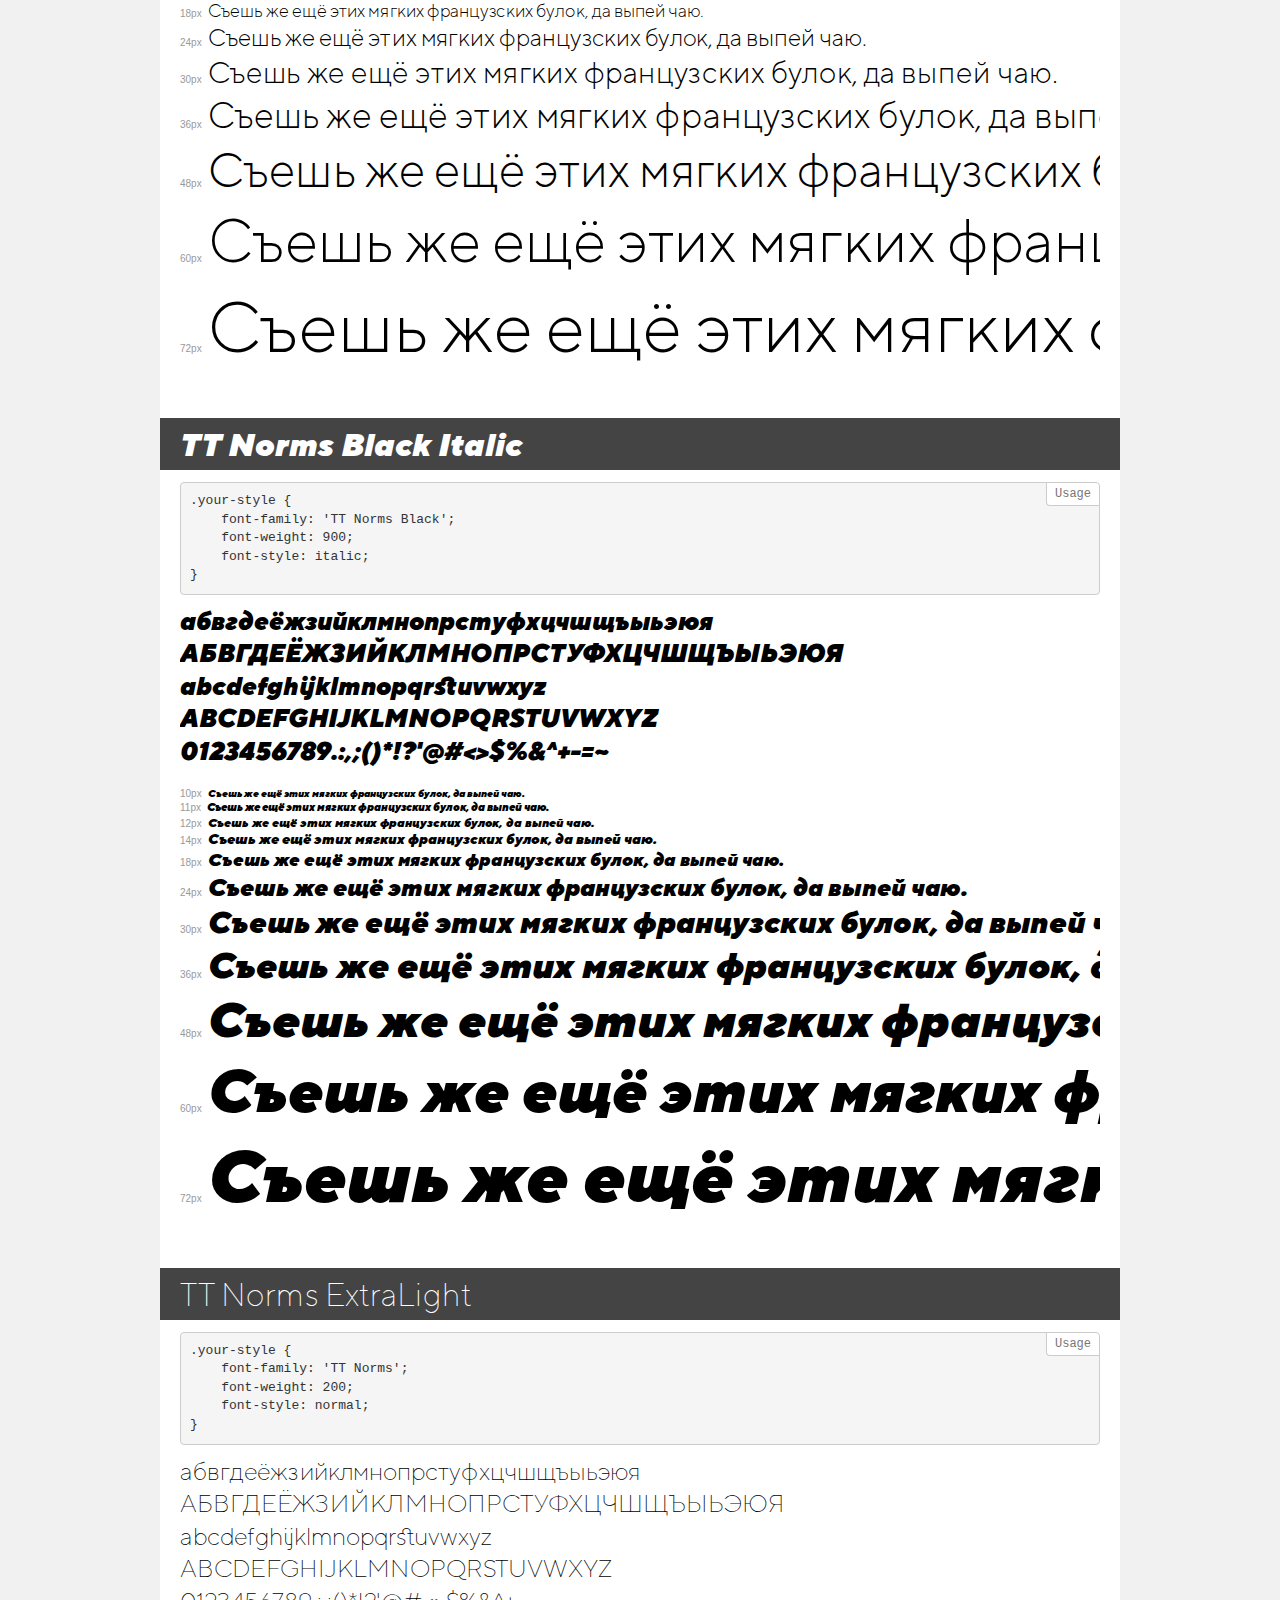
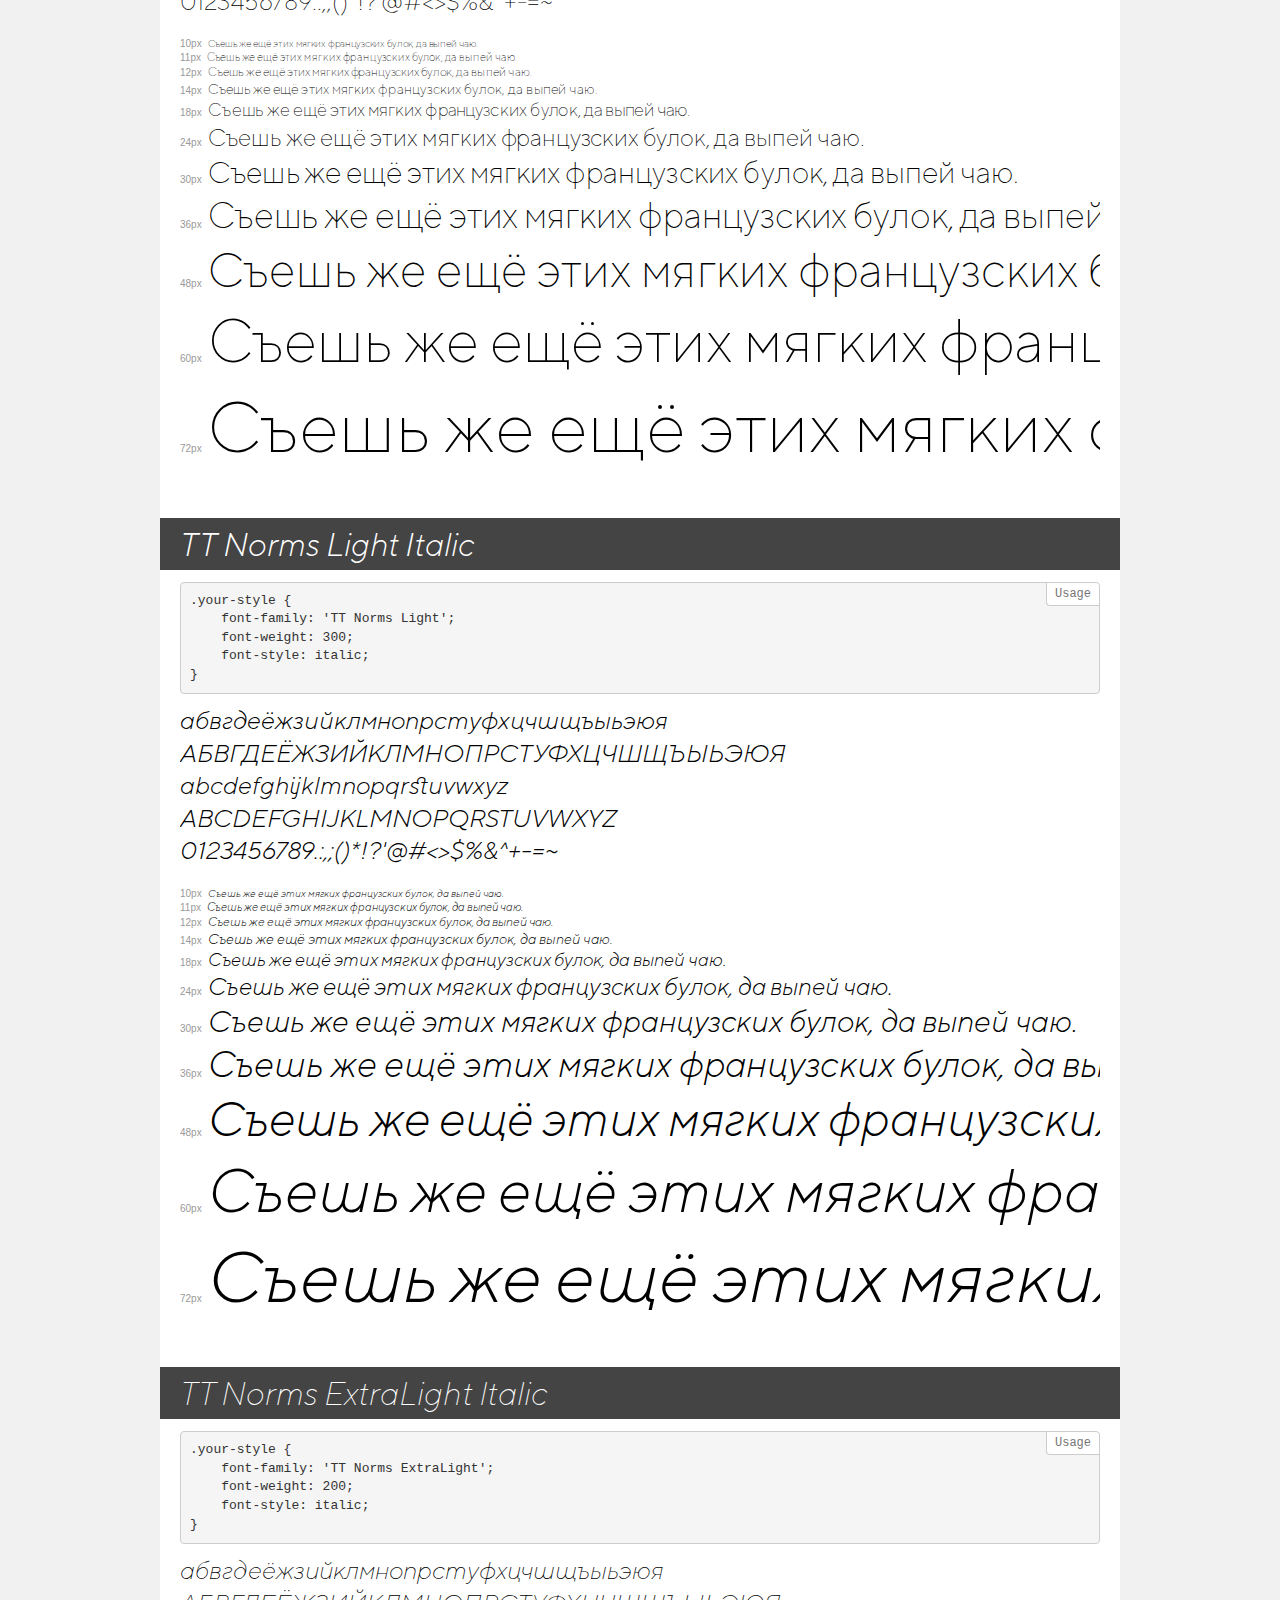
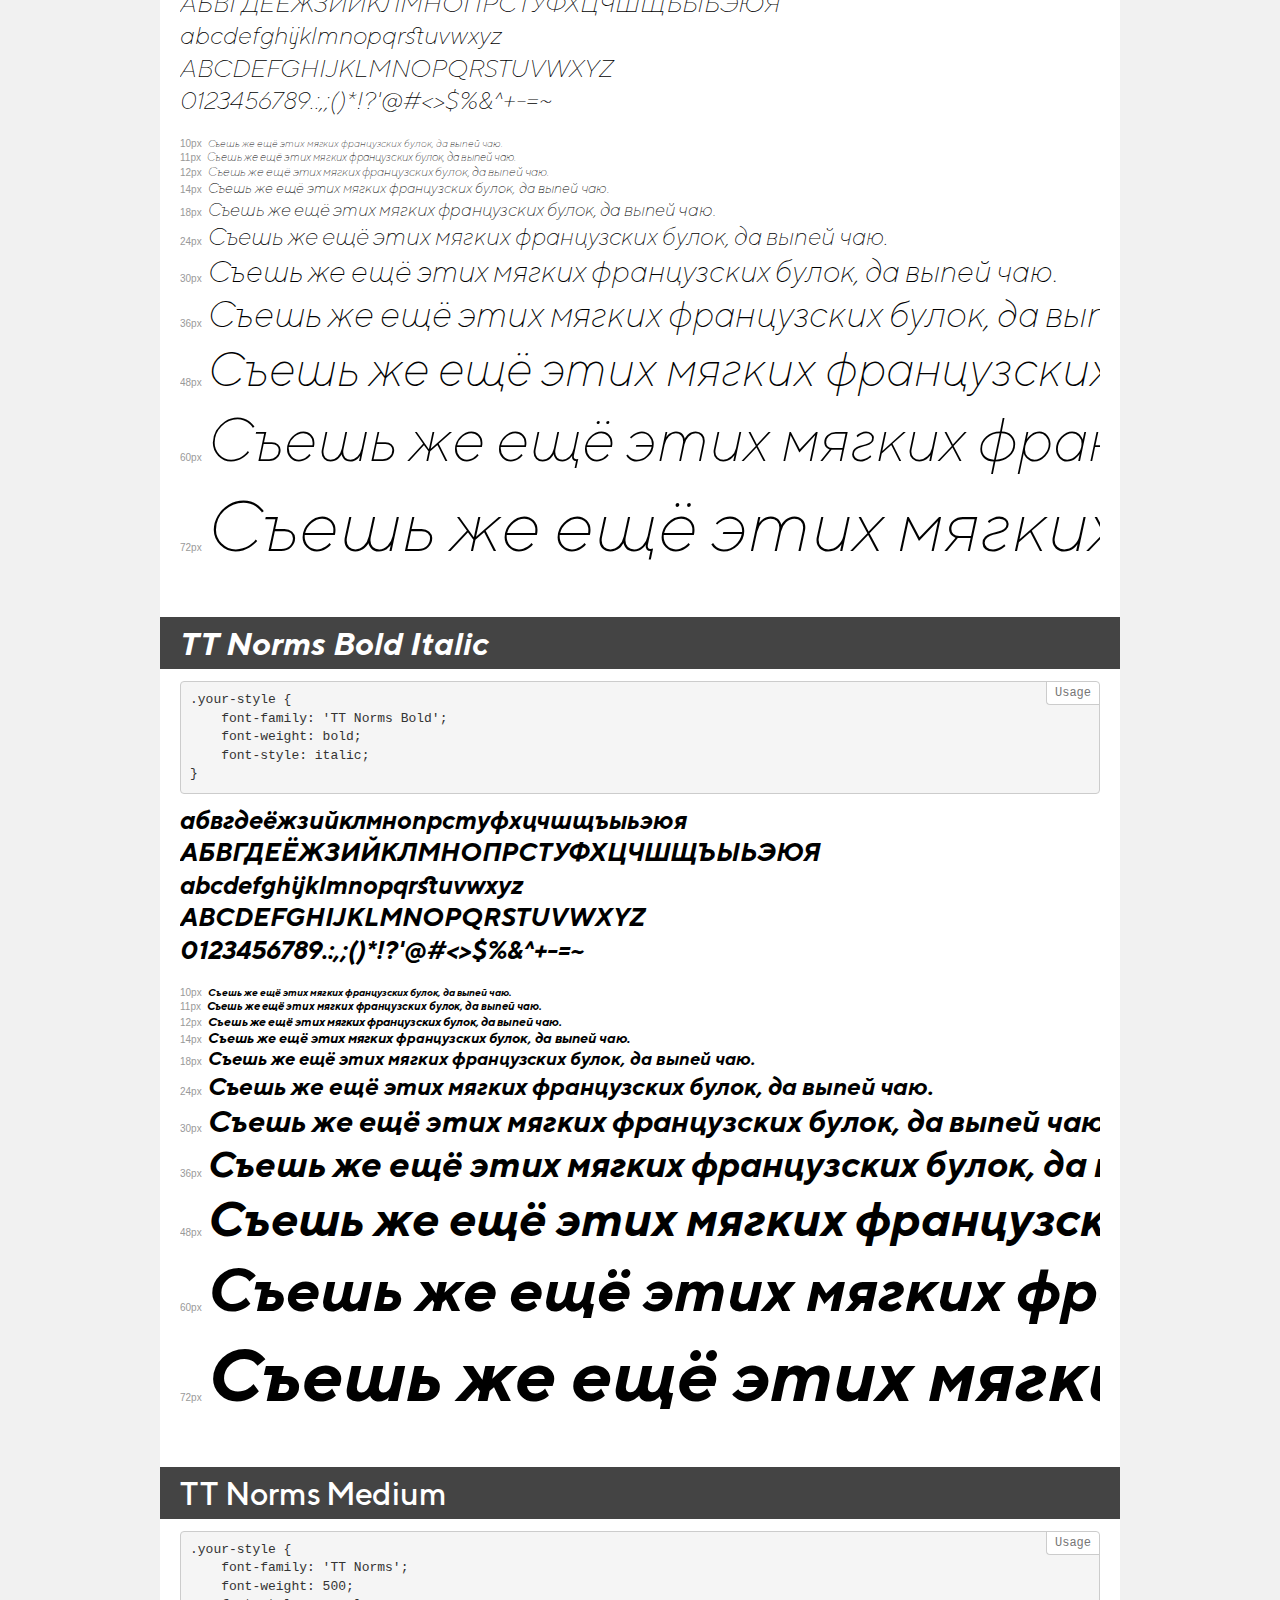
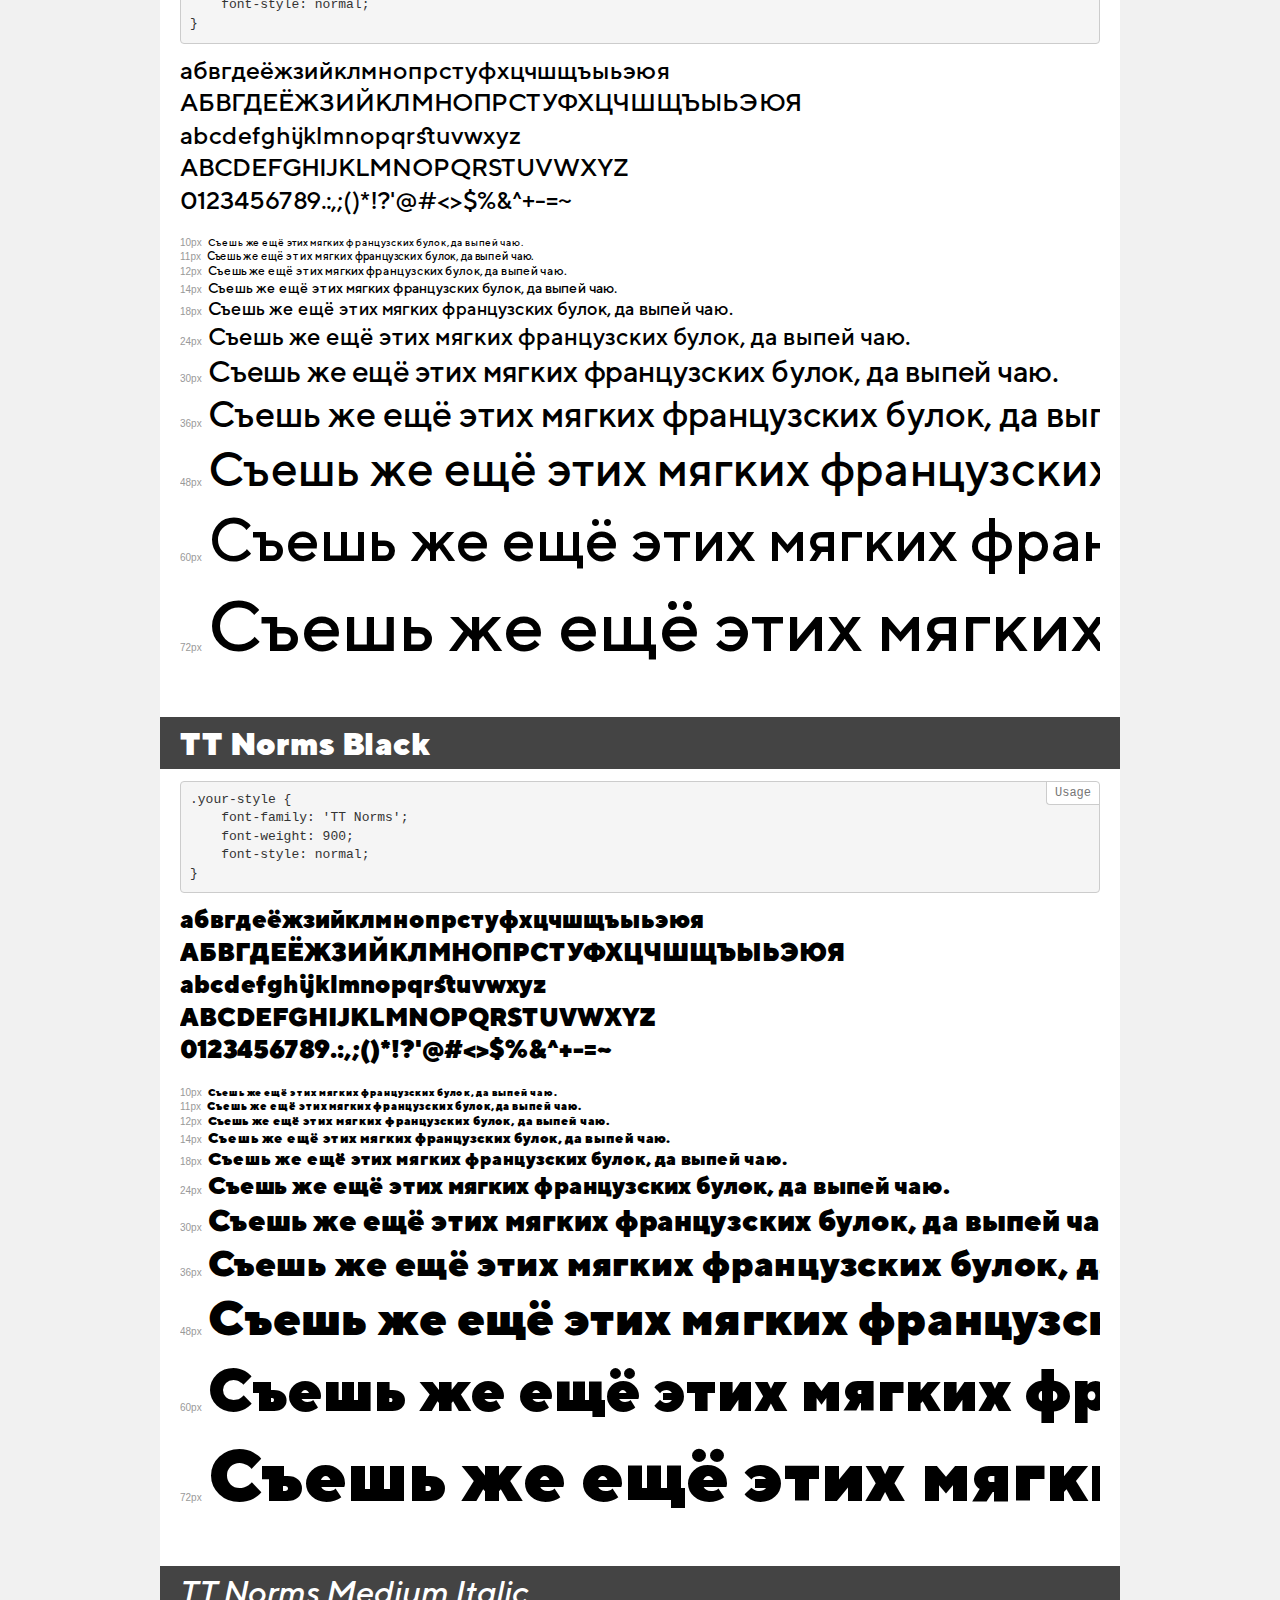
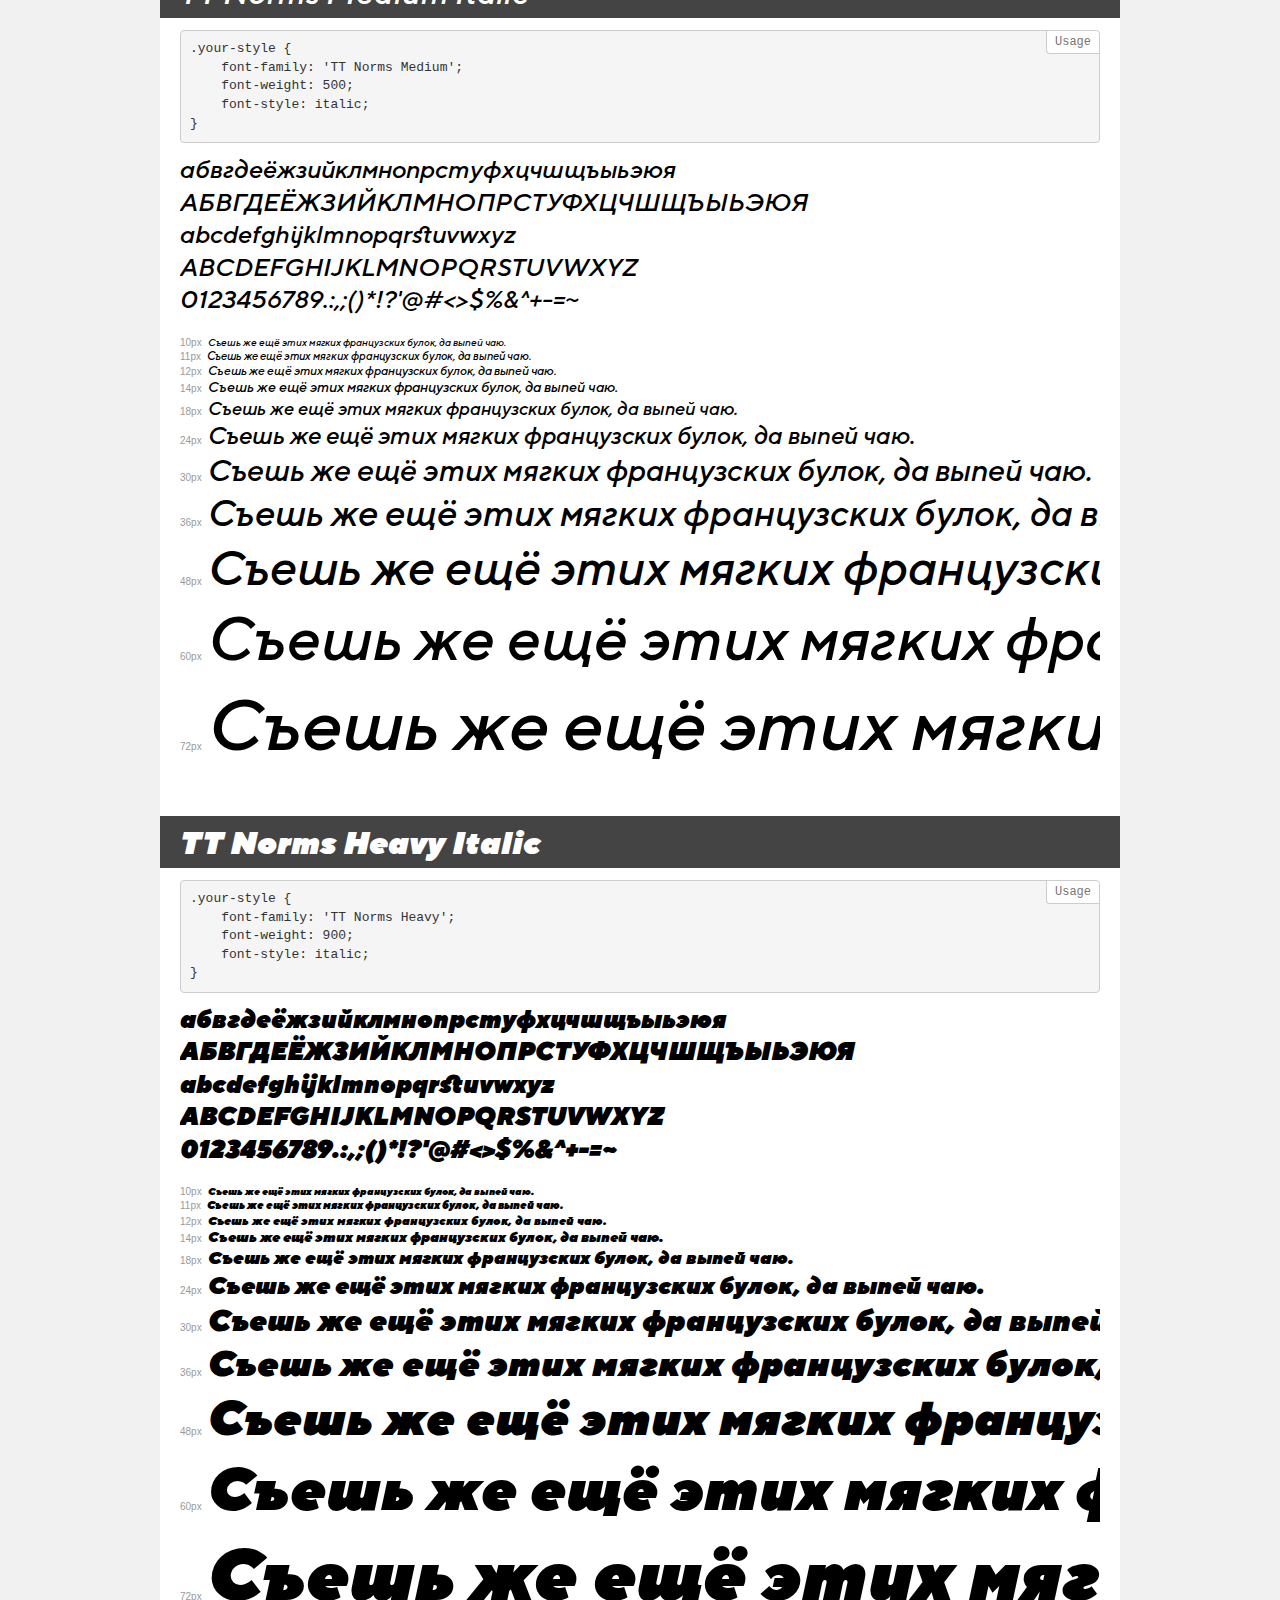
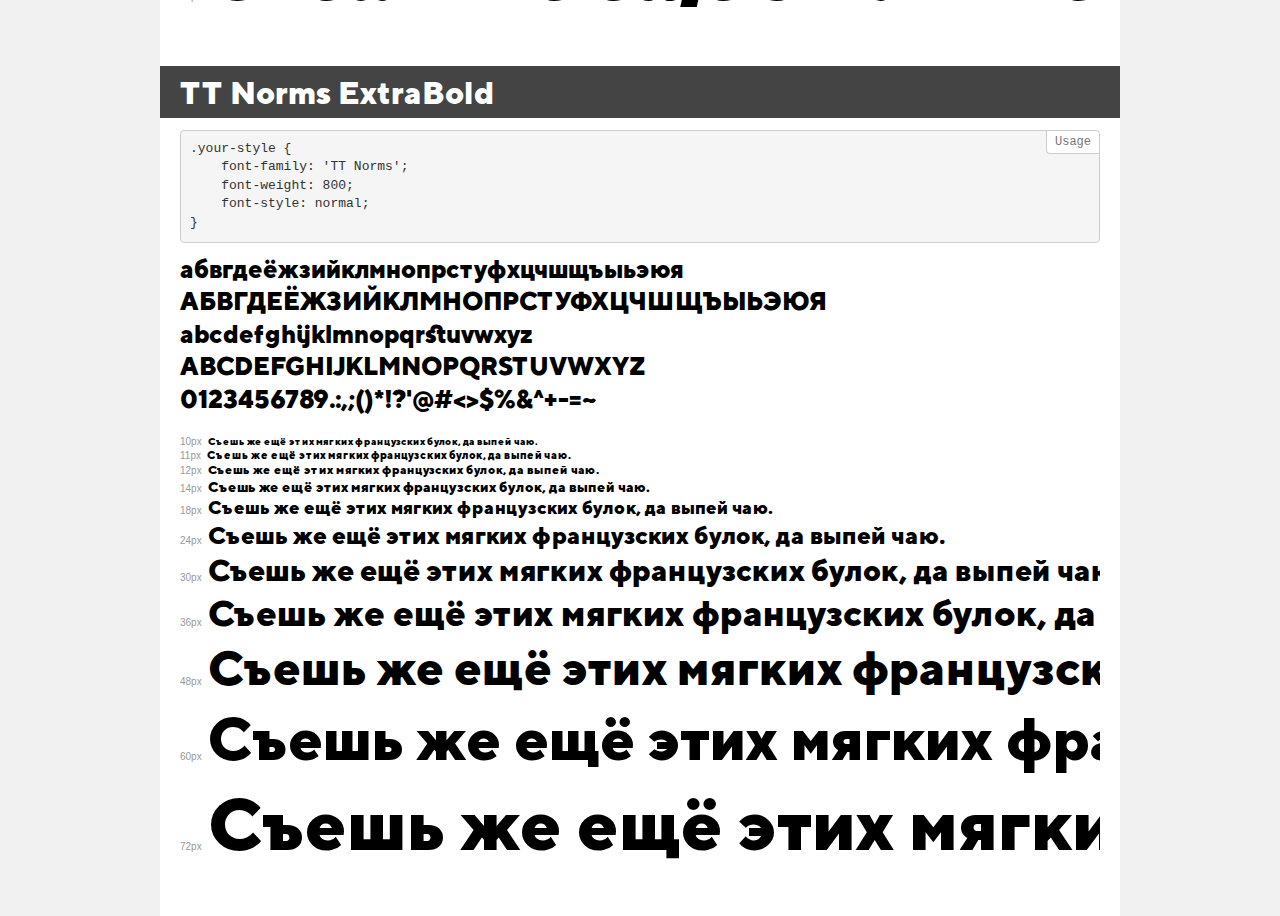
<file: fonts/ttnorms/demo.html>
<!DOCTYPE html>
<html>
<head>
    <meta charset="utf-8">
    <meta http-equiv="X-UA-Compatible" content="IE=edge">
    <meta name="viewport" content="width=device-width, initial-scale=1">
    <meta name="robots" content="noindex, noarchive">
    <title>Transfonter demo</title>
    <link href="stylesheet.css" rel="stylesheet">
    <style>
        /*
        http://meyerweb.com/eric/tools/css/reset/
        v2.0 | 20110126
        License: none (public domain)
        */
        html, body, div, span, applet, object, iframe,
        h1, h2, h3, h4, h5, h6, p, blockquote, pre,
        a, abbr, acronym, address, big, cite, code,
        del, dfn, em, img, ins, kbd, q, s, samp,
        small, strike, strong, sub, sup, tt, var,
        b, u, i, center,
        dl, dt, dd, ol, ul, li,
        fieldset, form, label, legend,
        table, caption, tbody, tfoot, thead, tr, th, td,
        article, aside, canvas, details, embed,
        figure, figcaption, footer, header, hgroup,
        menu, nav, output, ruby, section, summary,
        time, mark, audio, video {
            margin: 0;
            padding: 0;
            border: 0;
            font-size: 100%;
            font: inherit;
            vertical-align: baseline;
        }
        /* HTML5 display-role reset for older browsers */
        article, aside, details, figcaption, figure,
        footer, header, hgroup, menu, nav, section {
            display: block;
        }
        body {
            line-height: 1;
        }
        ol, ul {
            list-style: none;
        }
        blockquote, q {
            quotes: none;
        }
        blockquote:before, blockquote:after,
        q:before, q:after {
            content: '';
            content: none;
        }
        table {
            border-collapse: collapse;
            border-spacing: 0;
        }
        /* common styles */
        body {
            background: #f1f1f1;
            color: #000;
        }
        .page {
            background: #fff;
            width: 920px;
            margin: 0 auto;
            padding: 20px 20px 0 20px;
            overflow: hidden;
        }
        .font-container {
            overflow-x: auto;
            overflow-y: hidden;
            margin-bottom: 40px;
            line-height: 1.3;
            white-space: nowrap;
            padding-bottom: 5px;
        }
        h1 {
            position: relative;
            background: #444;
            font-size: 32px;
            color: #fff;
            padding: 10px 20px;
            margin: 0 -20px 12px -20px;
        }
        .letters {
            font-size: 25px;
            margin-bottom: 20px;
        }
        .s10:before {
            content: '10px';
        }
        .s11:before {
            content: '11px';
        }
        .s12:before {
            content: '12px';
        }
        .s14:before {
            content: '14px';
        }
        .s18:before {
            content: '18px';
        }
        .s24:before {
            content: '24px';
        }
        .s30:before {
            content: '30px';
        }
        .s36:before {
            content: '36px';
        }
        .s48:before {
            content: '48px';
        }
        .s60:before {
            content: '60px';
        }
        .s72:before {
            content: '72px';
        }
        .s10:before, .s11:before, .s12:before, .s14:before,
        .s18:before, .s24:before, .s30:before, .s36:before,
        .s48:before, .s60:before, .s72:before {
            font-family: Arial, sans-serif;
            font-size: 10px;
            font-weight: normal;
            font-style: normal;
            color: #999;
            padding-right: 6px;
        }
        pre {
            display: block;
            position: relative;
            padding: 9px;
            margin: 0 0 10px;
            font-family: Monaco, Menlo, Consolas, "Courier New", monospace !important;
            font-size: 13px;
            line-height: 1.428571429;
            color: #333;
            font-weight: normal !important;
            font-style: normal !important;
            background-color: #f5f5f5;
            border: 1px solid #ccc;
            overflow-x: auto;
            border-radius: 4px;
        }
        pre:after {
            display: block;
            position: absolute;
            right: 0;
            top: 0;
            content: 'Usage';
            line-height: 1;
            padding: 5px 8px;
            font-size: 12px;
            color: #767676;
            background-color: #fff;
            border: 1px solid #ccc;
            border-right: none;
            border-top: none;
            border-radius: 0 4px 0 4px;
            z-index: 10;
        }
        /* responsive */
        @media (max-width: 959px) {
            .page {
                width: auto;
                margin: 0;
            }
        }
    </style>
</head>
<body>
<div class="page">
    <div class="demo" style="font-family: 'TT Norms ExtraBold'; font-weight: 800; font-style: italic;">
        <h1>TT Norms ExtraBold Italic</h1>
        <pre>.your-style {
    font-family: 'TT Norms ExtraBold';
    font-weight: 800;
    font-style: italic;
}</pre>
        <div class="font-container">
            <p class="letters">
                абвгдеёжзийклмнопрстуфхцчшщъыьэюя<br>
АБВГДЕЁЖЗИЙКЛМНОПРСТУФХЦЧШЩЪЫЬЭЮЯ<br>
abcdefghijklmnopqrstuvwxyz<br>
ABCDEFGHIJKLMNOPQRSTUVWXYZ<br>
                0123456789.:,;()*!?'@#<>$%&^+-=~
            </p>
            <p class="s10" style="font-size: 10px;">Съешь же ещё этих мягких французских булок, да выпей чаю.</p>
            <p class="s11" style="font-size: 11px;">Съешь же ещё этих мягких французских булок, да выпей чаю.</p>
            <p class="s12" style="font-size: 12px;">Съешь же ещё этих мягких французских булок, да выпей чаю.</p>
            <p class="s14" style="font-size: 14px;">Съешь же ещё этих мягких французских булок, да выпей чаю.</p>
            <p class="s18" style="font-size: 18px;">Съешь же ещё этих мягких французских булок, да выпей чаю.</p>
            <p class="s24" style="font-size: 24px;">Съешь же ещё этих мягких французских булок, да выпей чаю.</p>
            <p class="s30" style="font-size: 30px;">Съешь же ещё этих мягких французских булок, да выпей чаю.</p>
            <p class="s36" style="font-size: 36px;">Съешь же ещё этих мягких французских булок, да выпей чаю.</p>
            <p class="s48" style="font-size: 48px;">Съешь же ещё этих мягких французских булок, да выпей чаю.</p>
            <p class="s60" style="font-size: 60px;">Съешь же ещё этих мягких французских булок, да выпей чаю.</p>
            <p class="s72" style="font-size: 72px;">Съешь же ещё этих мягких французских булок, да выпей чаю.</p>
        </div>
    </div>
    <div class="demo" style="font-family: 'TT Norms'; font-weight: bold; font-style: normal;">
        <h1>TT Norms Bold</h1>
        <pre>.your-style {
    font-family: 'TT Norms';
    font-weight: bold;
    font-style: normal;
}</pre>
        <div class="font-container">
            <p class="letters">
                абвгдеёжзийклмнопрстуфхцчшщъыьэюя<br>
АБВГДЕЁЖЗИЙКЛМНОПРСТУФХЦЧШЩЪЫЬЭЮЯ<br>
abcdefghijklmnopqrstuvwxyz<br>
ABCDEFGHIJKLMNOPQRSTUVWXYZ<br>
                0123456789.:,;()*!?'@#<>$%&^+-=~
            </p>
            <p class="s10" style="font-size: 10px;">Съешь же ещё этих мягких французских булок, да выпей чаю.</p>
            <p class="s11" style="font-size: 11px;">Съешь же ещё этих мягких французских булок, да выпей чаю.</p>
            <p class="s12" style="font-size: 12px;">Съешь же ещё этих мягких французских булок, да выпей чаю.</p>
            <p class="s14" style="font-size: 14px;">Съешь же ещё этих мягких французских булок, да выпей чаю.</p>
            <p class="s18" style="font-size: 18px;">Съешь же ещё этих мягких французских булок, да выпей чаю.</p>
            <p class="s24" style="font-size: 24px;">Съешь же ещё этих мягких французских булок, да выпей чаю.</p>
            <p class="s30" style="font-size: 30px;">Съешь же ещё этих мягких французских булок, да выпей чаю.</p>
            <p class="s36" style="font-size: 36px;">Съешь же ещё этих мягких французских булок, да выпей чаю.</p>
            <p class="s48" style="font-size: 48px;">Съешь же ещё этих мягких французских булок, да выпей чаю.</p>
            <p class="s60" style="font-size: 60px;">Съешь же ещё этих мягких французских булок, да выпей чаю.</p>
            <p class="s72" style="font-size: 72px;">Съешь же ещё этих мягких французских булок, да выпей чаю.</p>
        </div>
    </div>
    <div class="demo" style="font-family: 'TT Norms'; font-weight: 100; font-style: normal;">
        <h1>TT Norms Thin</h1>
        <pre>.your-style {
    font-family: 'TT Norms';
    font-weight: 100;
    font-style: normal;
}</pre>
        <div class="font-container">
            <p class="letters">
                абвгдеёжзийклмнопрстуфхцчшщъыьэюя<br>
АБВГДЕЁЖЗИЙКЛМНОПРСТУФХЦЧШЩЪЫЬЭЮЯ<br>
abcdefghijklmnopqrstuvwxyz<br>
ABCDEFGHIJKLMNOPQRSTUVWXYZ<br>
                0123456789.:,;()*!?'@#<>$%&^+-=~
            </p>
            <p class="s10" style="font-size: 10px;">Съешь же ещё этих мягких французских булок, да выпей чаю.</p>
            <p class="s11" style="font-size: 11px;">Съешь же ещё этих мягких французских булок, да выпей чаю.</p>
            <p class="s12" style="font-size: 12px;">Съешь же ещё этих мягких французских булок, да выпей чаю.</p>
            <p class="s14" style="font-size: 14px;">Съешь же ещё этих мягких французских булок, да выпей чаю.</p>
            <p class="s18" style="font-size: 18px;">Съешь же ещё этих мягких французских булок, да выпей чаю.</p>
            <p class="s24" style="font-size: 24px;">Съешь же ещё этих мягких французских булок, да выпей чаю.</p>
            <p class="s30" style="font-size: 30px;">Съешь же ещё этих мягких французских булок, да выпей чаю.</p>
            <p class="s36" style="font-size: 36px;">Съешь же ещё этих мягких французских булок, да выпей чаю.</p>
            <p class="s48" style="font-size: 48px;">Съешь же ещё этих мягких французских булок, да выпей чаю.</p>
            <p class="s60" style="font-size: 60px;">Съешь же ещё этих мягких французских булок, да выпей чаю.</p>
            <p class="s72" style="font-size: 72px;">Съешь же ещё этих мягких французских булок, да выпей чаю.</p>
        </div>
    </div>
    <div class="demo" style="font-family: 'TT Norms'; font-weight: normal; font-style: normal;">
        <h1>TT Norms Regular</h1>
        <pre>.your-style {
    font-family: 'TT Norms';
    font-weight: normal;
    font-style: normal;
}</pre>
        <div class="font-container">
            <p class="letters">
                абвгдеёжзийклмнопрстуфхцчшщъыьэюя<br>
АБВГДЕЁЖЗИЙКЛМНОПРСТУФХЦЧШЩЪЫЬЭЮЯ<br>
abcdefghijklmnopqrstuvwxyz<br>
ABCDEFGHIJKLMNOPQRSTUVWXYZ<br>
                0123456789.:,;()*!?'@#<>$%&^+-=~
            </p>
            <p class="s10" style="font-size: 10px;">Съешь же ещё этих мягких французских булок, да выпей чаю.</p>
            <p class="s11" style="font-size: 11px;">Съешь же ещё этих мягких французских булок, да выпей чаю.</p>
            <p class="s12" style="font-size: 12px;">Съешь же ещё этих мягких французских булок, да выпей чаю.</p>
            <p class="s14" style="font-size: 14px;">Съешь же ещё этих мягких французских булок, да выпей чаю.</p>
            <p class="s18" style="font-size: 18px;">Съешь же ещё этих мягких французских булок, да выпей чаю.</p>
            <p class="s24" style="font-size: 24px;">Съешь же ещё этих мягких французских булок, да выпей чаю.</p>
            <p class="s30" style="font-size: 30px;">Съешь же ещё этих мягких французских булок, да выпей чаю.</p>
            <p class="s36" style="font-size: 36px;">Съешь же ещё этих мягких французских булок, да выпей чаю.</p>
            <p class="s48" style="font-size: 48px;">Съешь же ещё этих мягких французских булок, да выпей чаю.</p>
            <p class="s60" style="font-size: 60px;">Съешь же ещё этих мягких французских булок, да выпей чаю.</p>
            <p class="s72" style="font-size: 72px;">Съешь же ещё этих мягких французских булок, да выпей чаю.</p>
        </div>
    </div>
    <div class="demo" style="font-family: 'TT Norms Thin'; font-weight: 100; font-style: italic;">
        <h1>TT Norms Thin Italic</h1>
        <pre>.your-style {
    font-family: 'TT Norms Thin';
    font-weight: 100;
    font-style: italic;
}</pre>
        <div class="font-container">
            <p class="letters">
                абвгдеёжзийклмнопрстуфхцчшщъыьэюя<br>
АБВГДЕЁЖЗИЙКЛМНОПРСТУФХЦЧШЩЪЫЬЭЮЯ<br>
abcdefghijklmnopqrstuvwxyz<br>
ABCDEFGHIJKLMNOPQRSTUVWXYZ<br>
                0123456789.:,;()*!?'@#<>$%&^+-=~
            </p>
            <p class="s10" style="font-size: 10px;">Съешь же ещё этих мягких французских булок, да выпей чаю.</p>
            <p class="s11" style="font-size: 11px;">Съешь же ещё этих мягких французских булок, да выпей чаю.</p>
            <p class="s12" style="font-size: 12px;">Съешь же ещё этих мягких французских булок, да выпей чаю.</p>
            <p class="s14" style="font-size: 14px;">Съешь же ещё этих мягких французских булок, да выпей чаю.</p>
            <p class="s18" style="font-size: 18px;">Съешь же ещё этих мягких французских булок, да выпей чаю.</p>
            <p class="s24" style="font-size: 24px;">Съешь же ещё этих мягких французских булок, да выпей чаю.</p>
            <p class="s30" style="font-size: 30px;">Съешь же ещё этих мягких французских булок, да выпей чаю.</p>
            <p class="s36" style="font-size: 36px;">Съешь же ещё этих мягких французских булок, да выпей чаю.</p>
            <p class="s48" style="font-size: 48px;">Съешь же ещё этих мягких французских булок, да выпей чаю.</p>
            <p class="s60" style="font-size: 60px;">Съешь же ещё этих мягких французских булок, да выпей чаю.</p>
            <p class="s72" style="font-size: 72px;">Съешь же ещё этих мягких французских булок, да выпей чаю.</p>
        </div>
    </div>
    <div class="demo" style="font-family: 'TT Norms'; font-weight: normal; font-style: italic;">
        <h1>TT Norms Italic</h1>
        <pre>.your-style {
    font-family: 'TT Norms';
    font-weight: normal;
    font-style: italic;
}</pre>
        <div class="font-container">
            <p class="letters">
                абвгдеёжзийклмнопрстуфхцчшщъыьэюя<br>
АБВГДЕЁЖЗИЙКЛМНОПРСТУФХЦЧШЩЪЫЬЭЮЯ<br>
abcdefghijklmnopqrstuvwxyz<br>
ABCDEFGHIJKLMNOPQRSTUVWXYZ<br>
                0123456789.:,;()*!?'@#<>$%&^+-=~
            </p>
            <p class="s10" style="font-size: 10px;">Съешь же ещё этих мягких французских булок, да выпей чаю.</p>
            <p class="s11" style="font-size: 11px;">Съешь же ещё этих мягких французских булок, да выпей чаю.</p>
            <p class="s12" style="font-size: 12px;">Съешь же ещё этих мягких французских булок, да выпей чаю.</p>
            <p class="s14" style="font-size: 14px;">Съешь же ещё этих мягких французских булок, да выпей чаю.</p>
            <p class="s18" style="font-size: 18px;">Съешь же ещё этих мягких французских булок, да выпей чаю.</p>
            <p class="s24" style="font-size: 24px;">Съешь же ещё этих мягких французских булок, да выпей чаю.</p>
            <p class="s30" style="font-size: 30px;">Съешь же ещё этих мягких французских булок, да выпей чаю.</p>
            <p class="s36" style="font-size: 36px;">Съешь же ещё этих мягких французских булок, да выпей чаю.</p>
            <p class="s48" style="font-size: 48px;">Съешь же ещё этих мягких французских булок, да выпей чаю.</p>
            <p class="s60" style="font-size: 60px;">Съешь же ещё этих мягких французских булок, да выпей чаю.</p>
            <p class="s72" style="font-size: 72px;">Съешь же ещё этих мягких французских булок, да выпей чаю.</p>
        </div>
    </div>
    <div class="demo" style="font-family: 'TT Norms'; font-weight: 900; font-style: normal;">
        <h1>TT Norms Heavy</h1>
        <pre>.your-style {
    font-family: 'TT Norms';
    font-weight: 900;
    font-style: normal;
}</pre>
        <div class="font-container">
            <p class="letters">
                абвгдеёжзийклмнопрстуфхцчшщъыьэюя<br>
АБВГДЕЁЖЗИЙКЛМНОПРСТУФХЦЧШЩЪЫЬЭЮЯ<br>
abcdefghijklmnopqrstuvwxyz<br>
ABCDEFGHIJKLMNOPQRSTUVWXYZ<br>
                0123456789.:,;()*!?'@#<>$%&^+-=~
            </p>
            <p class="s10" style="font-size: 10px;">Съешь же ещё этих мягких французских булок, да выпей чаю.</p>
            <p class="s11" style="font-size: 11px;">Съешь же ещё этих мягких французских булок, да выпей чаю.</p>
            <p class="s12" style="font-size: 12px;">Съешь же ещё этих мягких французских булок, да выпей чаю.</p>
            <p class="s14" style="font-size: 14px;">Съешь же ещё этих мягких французских булок, да выпей чаю.</p>
            <p class="s18" style="font-size: 18px;">Съешь же ещё этих мягких французских булок, да выпей чаю.</p>
            <p class="s24" style="font-size: 24px;">Съешь же ещё этих мягких французских булок, да выпей чаю.</p>
            <p class="s30" style="font-size: 30px;">Съешь же ещё этих мягких французских булок, да выпей чаю.</p>
            <p class="s36" style="font-size: 36px;">Съешь же ещё этих мягких французских булок, да выпей чаю.</p>
            <p class="s48" style="font-size: 48px;">Съешь же ещё этих мягких французских булок, да выпей чаю.</p>
            <p class="s60" style="font-size: 60px;">Съешь же ещё этих мягких французских булок, да выпей чаю.</p>
            <p class="s72" style="font-size: 72px;">Съешь же ещё этих мягких французских булок, да выпей чаю.</p>
        </div>
    </div>
    <div class="demo" style="font-family: 'TT Norms'; font-weight: 300; font-style: normal;">
        <h1>TT Norms Light</h1>
        <pre>.your-style {
    font-family: 'TT Norms';
    font-weight: 300;
    font-style: normal;
}</pre>
        <div class="font-container">
            <p class="letters">
                абвгдеёжзийклмнопрстуфхцчшщъыьэюя<br>
АБВГДЕЁЖЗИЙКЛМНОПРСТУФХЦЧШЩЪЫЬЭЮЯ<br>
abcdefghijklmnopqrstuvwxyz<br>
ABCDEFGHIJKLMNOPQRSTUVWXYZ<br>
                0123456789.:,;()*!?'@#<>$%&^+-=~
            </p>
            <p class="s10" style="font-size: 10px;">Съешь же ещё этих мягких французских булок, да выпей чаю.</p>
            <p class="s11" style="font-size: 11px;">Съешь же ещё этих мягких французских булок, да выпей чаю.</p>
            <p class="s12" style="font-size: 12px;">Съешь же ещё этих мягких французских булок, да выпей чаю.</p>
            <p class="s14" style="font-size: 14px;">Съешь же ещё этих мягких французских булок, да выпей чаю.</p>
            <p class="s18" style="font-size: 18px;">Съешь же ещё этих мягких французских булок, да выпей чаю.</p>
            <p class="s24" style="font-size: 24px;">Съешь же ещё этих мягких французских булок, да выпей чаю.</p>
            <p class="s30" style="font-size: 30px;">Съешь же ещё этих мягких французских булок, да выпей чаю.</p>
            <p class="s36" style="font-size: 36px;">Съешь же ещё этих мягких французских булок, да выпей чаю.</p>
            <p class="s48" style="font-size: 48px;">Съешь же ещё этих мягких французских булок, да выпей чаю.</p>
            <p class="s60" style="font-size: 60px;">Съешь же ещё этих мягких французских булок, да выпей чаю.</p>
            <p class="s72" style="font-size: 72px;">Съешь же ещё этих мягких французских булок, да выпей чаю.</p>
        </div>
    </div>
    <div class="demo" style="font-family: 'TT Norms Black'; font-weight: 900; font-style: italic;">
        <h1>TT Norms Black Italic</h1>
        <pre>.your-style {
    font-family: 'TT Norms Black';
    font-weight: 900;
    font-style: italic;
}</pre>
        <div class="font-container">
            <p class="letters">
                абвгдеёжзийклмнопрстуфхцчшщъыьэюя<br>
АБВГДЕЁЖЗИЙКЛМНОПРСТУФХЦЧШЩЪЫЬЭЮЯ<br>
abcdefghijklmnopqrstuvwxyz<br>
ABCDEFGHIJKLMNOPQRSTUVWXYZ<br>
                0123456789.:,;()*!?'@#<>$%&^+-=~
            </p>
            <p class="s10" style="font-size: 10px;">Съешь же ещё этих мягких французских булок, да выпей чаю.</p>
            <p class="s11" style="font-size: 11px;">Съешь же ещё этих мягких французских булок, да выпей чаю.</p>
            <p class="s12" style="font-size: 12px;">Съешь же ещё этих мягких французских булок, да выпей чаю.</p>
            <p class="s14" style="font-size: 14px;">Съешь же ещё этих мягких французских булок, да выпей чаю.</p>
            <p class="s18" style="font-size: 18px;">Съешь же ещё этих мягких французских булок, да выпей чаю.</p>
            <p class="s24" style="font-size: 24px;">Съешь же ещё этих мягких французских булок, да выпей чаю.</p>
            <p class="s30" style="font-size: 30px;">Съешь же ещё этих мягких французских булок, да выпей чаю.</p>
            <p class="s36" style="font-size: 36px;">Съешь же ещё этих мягких французских булок, да выпей чаю.</p>
            <p class="s48" style="font-size: 48px;">Съешь же ещё этих мягких французских булок, да выпей чаю.</p>
            <p class="s60" style="font-size: 60px;">Съешь же ещё этих мягких французских булок, да выпей чаю.</p>
            <p class="s72" style="font-size: 72px;">Съешь же ещё этих мягких французских булок, да выпей чаю.</p>
        </div>
    </div>
    <div class="demo" style="font-family: 'TT Norms'; font-weight: 200; font-style: normal;">
        <h1>TT Norms ExtraLight</h1>
        <pre>.your-style {
    font-family: 'TT Norms';
    font-weight: 200;
    font-style: normal;
}</pre>
        <div class="font-container">
            <p class="letters">
                абвгдеёжзийклмнопрстуфхцчшщъыьэюя<br>
АБВГДЕЁЖЗИЙКЛМНОПРСТУФХЦЧШЩЪЫЬЭЮЯ<br>
abcdefghijklmnopqrstuvwxyz<br>
ABCDEFGHIJKLMNOPQRSTUVWXYZ<br>
                0123456789.:,;()*!?'@#<>$%&^+-=~
            </p>
            <p class="s10" style="font-size: 10px;">Съешь же ещё этих мягких французских булок, да выпей чаю.</p>
            <p class="s11" style="font-size: 11px;">Съешь же ещё этих мягких французских булок, да выпей чаю.</p>
            <p class="s12" style="font-size: 12px;">Съешь же ещё этих мягких французских булок, да выпей чаю.</p>
            <p class="s14" style="font-size: 14px;">Съешь же ещё этих мягких французских булок, да выпей чаю.</p>
            <p class="s18" style="font-size: 18px;">Съешь же ещё этих мягких французских булок, да выпей чаю.</p>
            <p class="s24" style="font-size: 24px;">Съешь же ещё этих мягких французских булок, да выпей чаю.</p>
            <p class="s30" style="font-size: 30px;">Съешь же ещё этих мягких французских булок, да выпей чаю.</p>
            <p class="s36" style="font-size: 36px;">Съешь же ещё этих мягких французских булок, да выпей чаю.</p>
            <p class="s48" style="font-size: 48px;">Съешь же ещё этих мягких французских булок, да выпей чаю.</p>
            <p class="s60" style="font-size: 60px;">Съешь же ещё этих мягких французских булок, да выпей чаю.</p>
            <p class="s72" style="font-size: 72px;">Съешь же ещё этих мягких французских булок, да выпей чаю.</p>
        </div>
    </div>
    <div class="demo" style="font-family: 'TT Norms Light'; font-weight: 300; font-style: italic;">
        <h1>TT Norms Light Italic</h1>
        <pre>.your-style {
    font-family: 'TT Norms Light';
    font-weight: 300;
    font-style: italic;
}</pre>
        <div class="font-container">
            <p class="letters">
                абвгдеёжзийклмнопрстуфхцчшщъыьэюя<br>
АБВГДЕЁЖЗИЙКЛМНОПРСТУФХЦЧШЩЪЫЬЭЮЯ<br>
abcdefghijklmnopqrstuvwxyz<br>
ABCDEFGHIJKLMNOPQRSTUVWXYZ<br>
                0123456789.:,;()*!?'@#<>$%&^+-=~
            </p>
            <p class="s10" style="font-size: 10px;">Съешь же ещё этих мягких французских булок, да выпей чаю.</p>
            <p class="s11" style="font-size: 11px;">Съешь же ещё этих мягких французских булок, да выпей чаю.</p>
            <p class="s12" style="font-size: 12px;">Съешь же ещё этих мягких французских булок, да выпей чаю.</p>
            <p class="s14" style="font-size: 14px;">Съешь же ещё этих мягких французских булок, да выпей чаю.</p>
            <p class="s18" style="font-size: 18px;">Съешь же ещё этих мягких французских булок, да выпей чаю.</p>
            <p class="s24" style="font-size: 24px;">Съешь же ещё этих мягких французских булок, да выпей чаю.</p>
            <p class="s30" style="font-size: 30px;">Съешь же ещё этих мягких французских булок, да выпей чаю.</p>
            <p class="s36" style="font-size: 36px;">Съешь же ещё этих мягких французских булок, да выпей чаю.</p>
            <p class="s48" style="font-size: 48px;">Съешь же ещё этих мягких французских булок, да выпей чаю.</p>
            <p class="s60" style="font-size: 60px;">Съешь же ещё этих мягких французских булок, да выпей чаю.</p>
            <p class="s72" style="font-size: 72px;">Съешь же ещё этих мягких французских булок, да выпей чаю.</p>
        </div>
    </div>
    <div class="demo" style="font-family: 'TT Norms ExtraLight'; font-weight: 200; font-style: italic;">
        <h1>TT Norms ExtraLight Italic</h1>
        <pre>.your-style {
    font-family: 'TT Norms ExtraLight';
    font-weight: 200;
    font-style: italic;
}</pre>
        <div class="font-container">
            <p class="letters">
                абвгдеёжзийклмнопрстуфхцчшщъыьэюя<br>
АБВГДЕЁЖЗИЙКЛМНОПРСТУФХЦЧШЩЪЫЬЭЮЯ<br>
abcdefghijklmnopqrstuvwxyz<br>
ABCDEFGHIJKLMNOPQRSTUVWXYZ<br>
                0123456789.:,;()*!?'@#<>$%&^+-=~
            </p>
            <p class="s10" style="font-size: 10px;">Съешь же ещё этих мягких французских булок, да выпей чаю.</p>
            <p class="s11" style="font-size: 11px;">Съешь же ещё этих мягких французских булок, да выпей чаю.</p>
            <p class="s12" style="font-size: 12px;">Съешь же ещё этих мягких французских булок, да выпей чаю.</p>
            <p class="s14" style="font-size: 14px;">Съешь же ещё этих мягких французских булок, да выпей чаю.</p>
            <p class="s18" style="font-size: 18px;">Съешь же ещё этих мягких французских булок, да выпей чаю.</p>
            <p class="s24" style="font-size: 24px;">Съешь же ещё этих мягких французских булок, да выпей чаю.</p>
            <p class="s30" style="font-size: 30px;">Съешь же ещё этих мягких французских булок, да выпей чаю.</p>
            <p class="s36" style="font-size: 36px;">Съешь же ещё этих мягких французских булок, да выпей чаю.</p>
            <p class="s48" style="font-size: 48px;">Съешь же ещё этих мягких французских булок, да выпей чаю.</p>
            <p class="s60" style="font-size: 60px;">Съешь же ещё этих мягких французских булок, да выпей чаю.</p>
            <p class="s72" style="font-size: 72px;">Съешь же ещё этих мягких французских булок, да выпей чаю.</p>
        </div>
    </div>
    <div class="demo" style="font-family: 'TT Norms Bold'; font-weight: bold; font-style: italic;">
        <h1>TT Norms Bold Italic</h1>
        <pre>.your-style {
    font-family: 'TT Norms Bold';
    font-weight: bold;
    font-style: italic;
}</pre>
        <div class="font-container">
            <p class="letters">
                абвгдеёжзийклмнопрстуфхцчшщъыьэюя<br>
АБВГДЕЁЖЗИЙКЛМНОПРСТУФХЦЧШЩЪЫЬЭЮЯ<br>
abcdefghijklmnopqrstuvwxyz<br>
ABCDEFGHIJKLMNOPQRSTUVWXYZ<br>
                0123456789.:,;()*!?'@#<>$%&^+-=~
            </p>
            <p class="s10" style="font-size: 10px;">Съешь же ещё этих мягких французских булок, да выпей чаю.</p>
            <p class="s11" style="font-size: 11px;">Съешь же ещё этих мягких французских булок, да выпей чаю.</p>
            <p class="s12" style="font-size: 12px;">Съешь же ещё этих мягких французских булок, да выпей чаю.</p>
            <p class="s14" style="font-size: 14px;">Съешь же ещё этих мягких французских булок, да выпей чаю.</p>
            <p class="s18" style="font-size: 18px;">Съешь же ещё этих мягких французских булок, да выпей чаю.</p>
            <p class="s24" style="font-size: 24px;">Съешь же ещё этих мягких французских булок, да выпей чаю.</p>
            <p class="s30" style="font-size: 30px;">Съешь же ещё этих мягких французских булок, да выпей чаю.</p>
            <p class="s36" style="font-size: 36px;">Съешь же ещё этих мягких французских булок, да выпей чаю.</p>
            <p class="s48" style="font-size: 48px;">Съешь же ещё этих мягких французских булок, да выпей чаю.</p>
            <p class="s60" style="font-size: 60px;">Съешь же ещё этих мягких французских булок, да выпей чаю.</p>
            <p class="s72" style="font-size: 72px;">Съешь же ещё этих мягких французских булок, да выпей чаю.</p>
        </div>
    </div>
    <div class="demo" style="font-family: 'TT Norms'; font-weight: 500; font-style: normal;">
        <h1>TT Norms Medium</h1>
        <pre>.your-style {
    font-family: 'TT Norms';
    font-weight: 500;
    font-style: normal;
}</pre>
        <div class="font-container">
            <p class="letters">
                абвгдеёжзийклмнопрстуфхцчшщъыьэюя<br>
АБВГДЕЁЖЗИЙКЛМНОПРСТУФХЦЧШЩЪЫЬЭЮЯ<br>
abcdefghijklmnopqrstuvwxyz<br>
ABCDEFGHIJKLMNOPQRSTUVWXYZ<br>
                0123456789.:,;()*!?'@#<>$%&^+-=~
            </p>
            <p class="s10" style="font-size: 10px;">Съешь же ещё этих мягких французских булок, да выпей чаю.</p>
            <p class="s11" style="font-size: 11px;">Съешь же ещё этих мягких французских булок, да выпей чаю.</p>
            <p class="s12" style="font-size: 12px;">Съешь же ещё этих мягких французских булок, да выпей чаю.</p>
            <p class="s14" style="font-size: 14px;">Съешь же ещё этих мягких французских булок, да выпей чаю.</p>
            <p class="s18" style="font-size: 18px;">Съешь же ещё этих мягких французских булок, да выпей чаю.</p>
            <p class="s24" style="font-size: 24px;">Съешь же ещё этих мягких французских булок, да выпей чаю.</p>
            <p class="s30" style="font-size: 30px;">Съешь же ещё этих мягких французских булок, да выпей чаю.</p>
            <p class="s36" style="font-size: 36px;">Съешь же ещё этих мягких французских булок, да выпей чаю.</p>
            <p class="s48" style="font-size: 48px;">Съешь же ещё этих мягких французских булок, да выпей чаю.</p>
            <p class="s60" style="font-size: 60px;">Съешь же ещё этих мягких французских булок, да выпей чаю.</p>
            <p class="s72" style="font-size: 72px;">Съешь же ещё этих мягких французских булок, да выпей чаю.</p>
        </div>
    </div>
    <div class="demo" style="font-family: 'TT Norms'; font-weight: 900; font-style: normal;">
        <h1>TT Norms Black</h1>
        <pre>.your-style {
    font-family: 'TT Norms';
    font-weight: 900;
    font-style: normal;
}</pre>
        <div class="font-container">
            <p class="letters">
                абвгдеёжзийклмнопрстуфхцчшщъыьэюя<br>
АБВГДЕЁЖЗИЙКЛМНОПРСТУФХЦЧШЩЪЫЬЭЮЯ<br>
abcdefghijklmnopqrstuvwxyz<br>
ABCDEFGHIJKLMNOPQRSTUVWXYZ<br>
                0123456789.:,;()*!?'@#<>$%&^+-=~
            </p>
            <p class="s10" style="font-size: 10px;">Съешь же ещё этих мягких французских булок, да выпей чаю.</p>
            <p class="s11" style="font-size: 11px;">Съешь же ещё этих мягких французских булок, да выпей чаю.</p>
            <p class="s12" style="font-size: 12px;">Съешь же ещё этих мягких французских булок, да выпей чаю.</p>
            <p class="s14" style="font-size: 14px;">Съешь же ещё этих мягких французских булок, да выпей чаю.</p>
            <p class="s18" style="font-size: 18px;">Съешь же ещё этих мягких французских булок, да выпей чаю.</p>
            <p class="s24" style="font-size: 24px;">Съешь же ещё этих мягких французских булок, да выпей чаю.</p>
            <p class="s30" style="font-size: 30px;">Съешь же ещё этих мягких французских булок, да выпей чаю.</p>
            <p class="s36" style="font-size: 36px;">Съешь же ещё этих мягких французских булок, да выпей чаю.</p>
            <p class="s48" style="font-size: 48px;">Съешь же ещё этих мягких французских булок, да выпей чаю.</p>
            <p class="s60" style="font-size: 60px;">Съешь же ещё этих мягких французских булок, да выпей чаю.</p>
            <p class="s72" style="font-size: 72px;">Съешь же ещё этих мягких французских булок, да выпей чаю.</p>
        </div>
    </div>
    <div class="demo" style="font-family: 'TT Norms Medium'; font-weight: 500; font-style: italic;">
        <h1>TT Norms Medium Italic</h1>
        <pre>.your-style {
    font-family: 'TT Norms Medium';
    font-weight: 500;
    font-style: italic;
}</pre>
        <div class="font-container">
            <p class="letters">
                абвгдеёжзийклмнопрстуфхцчшщъыьэюя<br>
АБВГДЕЁЖЗИЙКЛМНОПРСТУФХЦЧШЩЪЫЬЭЮЯ<br>
abcdefghijklmnopqrstuvwxyz<br>
ABCDEFGHIJKLMNOPQRSTUVWXYZ<br>
                0123456789.:,;()*!?'@#<>$%&^+-=~
            </p>
            <p class="s10" style="font-size: 10px;">Съешь же ещё этих мягких французских булок, да выпей чаю.</p>
            <p class="s11" style="font-size: 11px;">Съешь же ещё этих мягких французских булок, да выпей чаю.</p>
            <p class="s12" style="font-size: 12px;">Съешь же ещё этих мягких французских булок, да выпей чаю.</p>
            <p class="s14" style="font-size: 14px;">Съешь же ещё этих мягких французских булок, да выпей чаю.</p>
            <p class="s18" style="font-size: 18px;">Съешь же ещё этих мягких французских булок, да выпей чаю.</p>
            <p class="s24" style="font-size: 24px;">Съешь же ещё этих мягких французских булок, да выпей чаю.</p>
            <p class="s30" style="font-size: 30px;">Съешь же ещё этих мягких французских булок, да выпей чаю.</p>
            <p class="s36" style="font-size: 36px;">Съешь же ещё этих мягких французских булок, да выпей чаю.</p>
            <p class="s48" style="font-size: 48px;">Съешь же ещё этих мягких французских булок, да выпей чаю.</p>
            <p class="s60" style="font-size: 60px;">Съешь же ещё этих мягких французских булок, да выпей чаю.</p>
            <p class="s72" style="font-size: 72px;">Съешь же ещё этих мягких французских булок, да выпей чаю.</p>
        </div>
    </div>
    <div class="demo" style="font-family: 'TT Norms Heavy'; font-weight: 900; font-style: italic;">
        <h1>TT Norms Heavy Italic</h1>
        <pre>.your-style {
    font-family: 'TT Norms Heavy';
    font-weight: 900;
    font-style: italic;
}</pre>
        <div class="font-container">
            <p class="letters">
                абвгдеёжзийклмнопрстуфхцчшщъыьэюя<br>
АБВГДЕЁЖЗИЙКЛМНОПРСТУФХЦЧШЩЪЫЬЭЮЯ<br>
abcdefghijklmnopqrstuvwxyz<br>
ABCDEFGHIJKLMNOPQRSTUVWXYZ<br>
                0123456789.:,;()*!?'@#<>$%&^+-=~
            </p>
            <p class="s10" style="font-size: 10px;">Съешь же ещё этих мягких французских булок, да выпей чаю.</p>
            <p class="s11" style="font-size: 11px;">Съешь же ещё этих мягких французских булок, да выпей чаю.</p>
            <p class="s12" style="font-size: 12px;">Съешь же ещё этих мягких французских булок, да выпей чаю.</p>
            <p class="s14" style="font-size: 14px;">Съешь же ещё этих мягких французских булок, да выпей чаю.</p>
            <p class="s18" style="font-size: 18px;">Съешь же ещё этих мягких французских булок, да выпей чаю.</p>
            <p class="s24" style="font-size: 24px;">Съешь же ещё этих мягких французских булок, да выпей чаю.</p>
            <p class="s30" style="font-size: 30px;">Съешь же ещё этих мягких французских булок, да выпей чаю.</p>
            <p class="s36" style="font-size: 36px;">Съешь же ещё этих мягких французских булок, да выпей чаю.</p>
            <p class="s48" style="font-size: 48px;">Съешь же ещё этих мягких французских булок, да выпей чаю.</p>
            <p class="s60" style="font-size: 60px;">Съешь же ещё этих мягких французских булок, да выпей чаю.</p>
            <p class="s72" style="font-size: 72px;">Съешь же ещё этих мягких французских булок, да выпей чаю.</p>
        </div>
    </div>
    <div class="demo" style="font-family: 'TT Norms'; font-weight: 800; font-style: normal;">
        <h1>TT Norms ExtraBold</h1>
        <pre>.your-style {
    font-family: 'TT Norms';
    font-weight: 800;
    font-style: normal;
}</pre>
        <div class="font-container">
            <p class="letters">
                абвгдеёжзийклмнопрстуфхцчшщъыьэюя<br>
АБВГДЕЁЖЗИЙКЛМНОПРСТУФХЦЧШЩЪЫЬЭЮЯ<br>
abcdefghijklmnopqrstuvwxyz<br>
ABCDEFGHIJKLMNOPQRSTUVWXYZ<br>
                0123456789.:,;()*!?'@#<>$%&^+-=~
            </p>
            <p class="s10" style="font-size: 10px;">Съешь же ещё этих мягких французских булок, да выпей чаю.</p>
            <p class="s11" style="font-size: 11px;">Съешь же ещё этих мягких французских булок, да выпей чаю.</p>
            <p class="s12" style="font-size: 12px;">Съешь же ещё этих мягких французских булок, да выпей чаю.</p>
            <p class="s14" style="font-size: 14px;">Съешь же ещё этих мягких французских булок, да выпей чаю.</p>
            <p class="s18" style="font-size: 18px;">Съешь же ещё этих мягких французских булок, да выпей чаю.</p>
            <p class="s24" style="font-size: 24px;">Съешь же ещё этих мягких французских булок, да выпей чаю.</p>
            <p class="s30" style="font-size: 30px;">Съешь же ещё этих мягких французских булок, да выпей чаю.</p>
            <p class="s36" style="font-size: 36px;">Съешь же ещё этих мягких французских булок, да выпей чаю.</p>
            <p class="s48" style="font-size: 48px;">Съешь же ещё этих мягких французских булок, да выпей чаю.</p>
            <p class="s60" style="font-size: 60px;">Съешь же ещё этих мягких французских булок, да выпей чаю.</p>
            <p class="s72" style="font-size: 72px;">Съешь же ещё этих мягких французских булок, да выпей чаю.</p>
        </div>
    </div>
</div>
</body>
</html>
</file>
<file: css/main.css>
@font-face{
    font-family:'TT Norms ExtraBold';
    src:url("../fonts/ttnorms/TTNorms-ExtraBoldItalic.eot");
    src:local("TT Norms ExtraBold Italic"),local("TTNorms-ExtraBoldItalic"),url("../fonts/ttnorms/TTNorms-ExtraBoldItalic.eot?#iefix") format("embedded-opentype"),url("../fonts/ttnorms/TTNorms-ExtraBoldItalic.woff") format("woff"),url("../fonts/ttnorms/TTNorms-ExtraBoldItalic.ttf") format("truetype");
    font-weight:800;
    font-style:italic
}
@font-face{
    font-family:'TT Norms';
    src:url("../fonts/ttnorms/TTNorms-Bold.eot");
    src:local("TT Norms Bold"),local("TTNorms-Bold"),url("../fonts/ttnorms/TTNorms-Bold.eot?#iefix") format("embedded-opentype"),url("../fonts/ttnorms/TTNorms-Bold.woff") format("woff"),url("../fonts/ttnorms/TTNorms-Bold.ttf") format("truetype");
    font-weight:bold;
    font-style:normal
}
@font-face{
    font-family:'TT Norms';
    src:url("../fonts/ttnorms/TTNorms-Thin.eot");
    src:local("TT Norms Thin"),local("TTNorms-Thin"),url("../fonts/ttnorms/TTNorms-Thin.eot?#iefix") format("embedded-opentype"),url("../fonts/ttnorms/TTNorms-Thin.woff") format("woff"),url("../fonts/ttnorms/TTNorms-Thin.ttf") format("truetype");
    font-weight:100;
    font-style:normal
}
@font-face{
    font-family:'TT Norms';
    src:url("../fonts/ttnorms/TTNorms-Regular.eot");
    src:local("TT Norms Regular"),local("TTNorms-Regular"),url("../fonts/ttnorms/TTNorms-Regular.eot?#iefix") format("embedded-opentype"),url("../fonts/ttnorms/TTNorms-Regular.woff") format("woff"),url("../fonts/ttnorms/TTNorms-Regular.ttf") format("truetype");
    font-weight:normal;
    font-style:normal
}
@font-face{
    font-family:'TT Norms Thin';
    src:url("../fonts/ttnorms/TTNorms-ThinItalic.eot");
    src:local("TT Norms Thin Italic"),local("TTNorms-ThinItalic"),url("../fonts/ttnorms/TTNorms-ThinItalic.eot?#iefix") format("embedded-opentype"),url("../fonts/ttnorms/TTNorms-ThinItalic.woff") format("woff"),url("../fonts/ttnorms/TTNorms-ThinItalic.ttf") format("truetype");
    font-weight:100;
    font-style:italic
}
@font-face{
    font-family:'TT Norms';
    src:url("../fonts/ttnorms/TTNorms-Italic.eot");
    src:local("TT Norms Italic"),local("TTNorms-Italic"),url("../fonts/ttnorms/TTNorms-Italic.eot?#iefix") format("embedded-opentype"),url("../fonts/ttnorms/TTNorms-Italic.woff") format("woff"),url("../fonts/ttnorms/TTNorms-Italic.ttf") format("truetype");
    font-weight:normal;
    font-style:italic
}
@font-face{
    font-family:'TT Norms';
    src:url("../fonts/ttnorms/TTNorms-Heavy.eot");
    src:local("TT Norms Heavy"),local("TTNorms-Heavy"),url("../fonts/ttnorms/TTNorms-Heavy.eot?#iefix") format("embedded-opentype"),url("../fonts/ttnorms/TTNorms-Heavy.woff") format("woff"),url("../fonts/ttnorms/TTNorms-Heavy.ttf") format("truetype");
    font-weight:900;
    font-style:normal
}
@font-face{
    font-family:'TT Norms';
    src:url("../fonts/ttnorms/TTNorms-Light.eot");
    src:local("TT Norms Light"),local("TTNorms-Light"),url("../fonts/ttnorms/TTNorms-Light.eot?#iefix") format("embedded-opentype"),url("../fonts/ttnorms/TTNorms-Light.woff") format("woff"),url("../fonts/ttnorms/TTNorms-Light.ttf") format("truetype");
    font-weight:300;
    font-style:normal
}
@font-face{
    font-family:'TT Norms Black';
    src:url("../fonts/ttnorms/TTNorms-BlackItalic.eot");
    src:local("TT Norms Black Italic"),local("TTNorms-BlackItalic"),url("../fonts/ttnorms/TTNorms-BlackItalic.eot?#iefix") format("embedded-opentype"),url("../fonts/ttnorms/TTNorms-BlackItalic.woff") format("woff"),url("../fonts/ttnorms/TTNorms-BlackItalic.ttf") format("truetype");
    font-weight:900;
    font-style:italic
}
@font-face{
    font-family:'TT Norms';
    src:url("../fonts/ttnorms/TTNorms-ExtraLight.eot");
    src:local("TT Norms ExtraLight"),local("TTNorms-ExtraLight"),url("../fonts/ttnorms/TTNorms-ExtraLight.eot?#iefix") format("embedded-opentype"),url("../fonts/ttnorms/TTNorms-ExtraLight.woff") format("woff"),url("../fonts/ttnorms/TTNorms-ExtraLight.ttf") format("truetype");
    font-weight:200;
    font-style:normal
}
@font-face{
    font-family:'TT Norms Light';
    src:url("../fonts/ttnorms/TTNorms-LightItalic.eot");
    src:local("TT Norms Light Italic"),local("TTNorms-LightItalic"),url("../fonts/ttnorms/TTNorms-LightItalic.eot?#iefix") format("embedded-opentype"),url("../fonts/ttnorms/TTNorms-LightItalic.woff") format("woff"),url("../fonts/ttnorms/TTNorms-LightItalic.ttf") format("truetype");
    font-weight:300;
    font-style:italic
}
@font-face{
    font-family:'TT Norms ExtraLight';
    src:url("../fonts/ttnorms/TTNorms-ExtraLightItalic.eot");
    src:local("TT Norms ExtraLight Italic"),local("TTNorms-ExtraLightItalic"),url("../fonts/ttnorms/TTNorms-ExtraLightItalic.eot?#iefix") format("embedded-opentype"),url("../fonts/ttnorms/TTNorms-ExtraLightItalic.woff") format("woff"),url("../fonts/ttnorms/TTNorms-ExtraLightItalic.ttf") format("truetype");
    font-weight:200;
    font-style:italic
}
@font-face{
    font-family:'TT Norms Bold';
    src:url("../fonts/ttnorms/TTNorms-BoldItalic.eot");
    src:local("TT Norms Bold Italic"),local("TTNorms-BoldItalic"),url("../fonts/ttnorms/TTNorms-BoldItalic.eot?#iefix") format("embedded-opentype"),url("../fonts/ttnorms/TTNorms-BoldItalic.woff") format("woff"),url("../fonts/ttnorms/TTNorms-BoldItalic.ttf") format("truetype");
    font-weight:bold;
    font-style:italic
}
@font-face{
    font-family:'TT Norms';
    src:url("../fonts/ttnorms/TTNorms-Medium.eot");
    src:local("TT Norms Medium"),local("TTNorms-Medium"),url("../fonts/ttnorms/TTNorms-Medium.eot?#iefix") format("embedded-opentype"),url("../fonts/ttnorms/TTNorms-Medium.woff") format("woff"),url("../fonts/ttnorms/TTNorms-Medium.ttf") format("truetype");
    font-weight:500;
    font-style:normal
}
@font-face{
    font-family:'TT Norms';
    src:url("../fonts/ttnorms/TTNorms-Black.eot");
    src:local("TT Norms Black"),local("TTNorms-Black"),url("../fonts/ttnorms/TTNorms-Black.eot?#iefix") format("embedded-opentype"),url("../fonts/ttnorms/TTNorms-Black.woff") format("woff"),url("../fonts/ttnorms/TTNorms-Black.ttf") format("truetype");
    font-weight:900;
    font-style:normal
}
@font-face{
    font-family:'TT Norms Medium';
    src:url("../fonts/ttnorms/TTNorms-MediumItalic.eot");
    src:local("TT Norms Medium Italic"),local("TTNorms-MediumItalic"),url("../fonts/ttnorms/TTNorms-MediumItalic.eot?#iefix") format("embedded-opentype"),url("../fonts/ttnorms/TTNorms-MediumItalic.woff") format("woff"),url("../fonts/ttnorms/TTNorms-MediumItalic.ttf") format("truetype");
    font-weight:500;
    font-style:italic
}
@font-face{
    font-family:'TT Norms Heavy';
    src:url("../fonts/ttnorms/TTNorms-HeavyItalic.eot");
    src:local("TT Norms Heavy Italic"),local("TTNorms-HeavyItalic"),url("../fonts/ttnorms/TTNorms-HeavyItalic.eot?#iefix") format("embedded-opentype"),url("../fonts/ttnorms/TTNorms-HeavyItalic.woff") format("woff"),url("../fonts/ttnorms/TTNorms-HeavyItalic.ttf") format("truetype");
    font-weight:900;
    font-style:italic
}
@font-face{
    font-family:'TT Norms';
    src:url("../fonts/ttnorms/TTNorms-ExtraBold.eot");
    src:local("TT Norms ExtraBold"),local("TTNorms-ExtraBold"),url("../fonts/ttnorms/TTNorms-ExtraBold.eot?#iefix") format("embedded-opentype"),url("../fonts/ttnorms/TTNorms-ExtraBold.woff") format("woff"),url("../fonts/ttnorms/TTNorms-ExtraBold.ttf") format("truetype");
    font-weight:800;
    font-style:normal
}
.slick-active{
    outline:none
}
.slick-dots li button:before{
    font-size:8px
}
.slick-prev,.slick-next{
    width:50px;
    height:50px;
    border-radius:50%;
    border:8px solid #111;
    background:#111 url("../img/icons/white/arrow.png") center no-repeat;
    background-size:cover;
    top:calc(50% - 25px);
    box-shadow:0 0 10px rgba(0,0,0,0.2);
    transition:.1s ease-in-out,opacity .3s ease-in-out
}
.slick-prev{
    left:-70px
}
.slick-prev{
    transform:rotate(180deg);
    top:calc(50% - 25px)
}
.slick-next{
    top:50%;
    right:-70px
}
.slick-prev:hover,.slick-prev:focus{
    background:#3ebdbc url("../img/icons/white/arrow.png") center no-repeat;
    border:8px solid #3ebdbc;
    background-size:cover;
    transform:rotate(180deg)
}
.slick-next:hover,.slick-next:focus{
    background:#3ebdbc url("../img/icons/white/arrow.png") center no-repeat;
    border:8px solid #3ebdbc;
    background-size:cover
}
.slick-next:before,.slick-prev:before{
    content:""
}
button:active,button:focus{
    outline:none
}
body,html{
    padding:0;
    margin:0;
    font-family:"TT Norms";
    font-weight:500
}
h1,h2,h3,h4,h5,p{
    margin:0
}
a{
    color:#fff;
    text-decoration:none
}
button:active,button:focus{
    outline:none !important
}
img{
    max-width:100%
}
select{
    margin:0;
    -webkit-box-sizing:border-box;
    -moz-box-sizing:border-box;
    box-sizing:border-box;
    -webkit-appearance:none;
    -moz-appearance:none
}
.min-container{
    padding:0 5vw
}
.desk{
    display:block
}
.mob{
    display:none
}
header{
    position:fixed;
    height:64px;
    width:100%;
    background:rgba(17,17,17,0.8);
    line-height:50px;
    z-index:10
}
header .logo{
    height:64px
}
header .logo img{
    height:100%;
    padding:  10px 0;
}
header button{
    font-family:"TT Norms";
    color:#fff;
    font-size:14px;
    font-weight:400;
    text-decoration:none;
    border:none;
    background:none;
    transition:color .3s ease-in-out,opacity .3s ease-in-out
}
header button:hover{
    cursor:pointer;
    color:#3ebdbc
}
header .number{
    font-size:16px;
    font-weight:500
}
p{
    font-size:16px;
    font-weight:400;
    margin-bottom:20px
}
h1{
    font-size:38px;
    line-height:1.15;
    font-weight:500
}
h2{
    font-size:36px;
    line-height:1.55;
    font-weight:400
}
h3{
    font-size:24px;
    line-height:1.35;
    font-weight:400
}
h4{
    font-size:18px;
    line-height:1.35;
    font-weight:400;
    margin:15px 0 20px
}
h1 span,h2 span,h3 span,h4 span,p span{
    color:#3ebdbc
}
.btn{
    height:62px;
    width:400px;
    font-weight:400;
    font-size:20px;
    line-height:60px;
    text-align:center;
    color:#fff;
    background:#3ebdbc;
    border:1px solid #3ebdbc;
    border-radius:15px;
    box-shadow:0 0 10px rgba(0,0,0,0.2);
    transition:.3s ease-in-out,opacity .3s ease-in-out
}
.btn:hover{
    cursor:pointer;
    box-shadow:0 0 10px rgba(0,0,0,0.5);
}
.btn:active {
	transform: scale(.99);
}
.btn-2{
    height:40px;
    width:200px;
    font-weight:400;
    font-size:16px;
    line-height:40px;
    text-align:center;
    background:#3ebdbc;
    border:1px solid #3ebdbc;
    border-radius:8px;
    box-shadow:0 0 10px rgba(0,0,0,0.3);
    padding:10px 20px;
    transition:.3s ease-in-out,opacity .3s ease-in-out
}
.btn-2:hover{
    cursor:pointer;
    box-shadow:0 0 10px rgba(0,0,0,0.7);
}
.btn-3{
    width:600px
}
.block{
    padding:60px 0
}
.block_one{
    height:100vh;
    min-height: 820px;
    background:url("../img/bg3.png") center no-repeat;
    background-size:cover;
    color:#fff;
    position: relative;
}
.block_one h1{
    position:relative;
    margin: 30px 0 30px
}
.block_one h1::after{
    position:absolute;
    content:"";
    bottom:-10px;
    left:0;
    width:50%;
    height:2px;
    background:#3ebdbc
}

.block_one h3 {
	/*font-size: 22px;*/
	line-height: 1.25;
}
.block_one .btn{
    margin-top:80px
}
.block_one_footer{
    position:absolute;
    bottom:0;
    width:100%;
    height:64px;
    background:#111;
    padding: 10px 0;
}
.block_one_footer .text{
    margin-left:50px;
    position:relative
}
.block_one_footer .text::after{
    content:"";
    position:absolute;
    left:-50px;
    top:0;
    width:40px;
    height:40px;
    background:url("../img/logo2.png") center no-repeat;
    background-size:cover
}
.block_one_footer .text p{
	margin-bottom: 0px;
}
.block_two{
    background:#f5f5f5
}
.block_two h2,.block_two h4{
    color:#000;
    margin-bottom:30px
}
.block_two h4 span{
    font-weight:500
}
.block_three .item{
    margin-bottom:30px
}
.block_three h2{
    margin-bottom:30px
}
.block_three .text{
    padding:0 20px 20px
}
.block_three .text p span{
    font-weight:500
}
.block_four h2{
    margin-bottom: 50px;
}
.block_four .item{
    margin-bottom: 30px
}
@media (max-width: 768px){
    .block_four h2{
        margin-bottom: 30px;
    }
    .block_four .item:nth-child(3){
        order: 4;
    }
    .block_four .item:nth-child(4){
        order: 3;
    }

}
.block_four h3{
    margin-bottom:30px
}
.block_four p{
    line-height:1.75;
    margin-bottom:20px
}
.block_five{
    background:#f5f5f5
}
.block_five h2{
    margin-bottom:30px
}
.block_five .text{
    margin:10% 0
}
.block_six h1{
    margin-bottom:10px
}
.block_six h3{
    margin-bottom:30px
}
.block_six .img{
    position:relative;
    width:60%;
    margin:0 20%
}
.block_six .img::after{
    content:"";
    position:absolute;
    top:calc(50% - 10px);
    right:-60%;
    width:50px;
    height:20px;
    background:url("../img/icons/black/arrow.jpg") center no-repeat;
    background-size:cover
}
.block_six .last-img::after{
    display:none
}
.block_six .text h4{
    text-align:center
}
.block_six .btn{
    margin-top:30px
}
.block_seven h3{
    margin-bottom:30px
}
.block_seven h4{
    text-align:center;
    margin:10px 0
}
.block_seven .slider_one{
    margin-top:30px
}
.block_seven .slider_one .slider_box{
    padding:10px
}
.block_eight{
    padding-bottom:0
}
.block_eight h2{
    text-align:center
}
.block_eight h4{
    text-align:center;
    margin:0 0 30px
}
.block_nine .min-container{
    padding:0 10vw
}
.block_nine h3{
    text-align:center
}
.block_nine h4{
    text-align:center;
    margin:0 0 30px
}
.block_nine .slider_two .slider_box{
    padding:0 30px;
    height:300px;
    width:auto
}
.block_nine .slider_two .slider_box img{
    height:300px;
    width:auto
}
.block_ten .min-container{
    width:400px;
    margin-left:calc(50% - 200px)
}
.block_ten h2{
    text-align:center
}
.block_ten h4{
    text-align:center;
    margin:0 0 30px
}
.block_ten .slider_three .slick-prev{
    top:calc(50% - 70px)
}
.block_ten .slider_three .slick-next{
    top:calc(50% - 45px)
}
.block_ten .btn{
    margin-top:30px;
    width:400px
}
.block_eleven{
    background:#f5f5f5
}
.block_eleven h1{
    text-align:center;
    margin-bottom:30px
}
.block_eleven .text{
    position:relative;
    padding:60px 0;
    z-index:2
}
.block_eleven .text1::before,.block_eleven .text2::before,.block_eleven .text3::before,.block_eleven .text4::before{
    content:"1";
    position:absolute;
    z-index:1;
    top:0;
    left:30%;
    font-size:200px;
    font-weight:700;
    color:rgba(62, 189, 188, 0.2)
}
.block_eleven .text2::before{
    content:"2"
}
.block_eleven .text3::before{
    content:"3"
}
.block_eleven .text4::before{
    content:"4"
}
.block_eleven h4{
    text-align:center;
    margin-bottom:30px
}
.block_eleven .btn{
    width:400px
}
.block_twelve{
    padding:0
}
.footer{
    background:#111;
    color:#fff
}
.footer .vk-icon{
    display:inline-block;
    width:30px;
    height:30px;
    margin-right:10px;
    margin-bottom:30px;
    background:url("../img/icons/vk.jpg") center no-repeat;
    background-size:cover
}
.footer .insta-icon{
    display:inline-block;
    width:30px;
    height:30px;
    margin-bottom:30px;
    background:url("../img/icons/insta.jpg") center no-repeat;
    background-size:cover
}
.footer .small{
    color:#525252;
    font-size:14px;
    margin-bottom:0
}
.footer .orange-link{
    display:block;
    color:#ff8562;
    margin-bottom:20px
}
.footer .red-link{
    color:#dd4e57
}
.footer .color-link {
    color: #3ebdbc;
}
.footer h4.uppercase{
    color:#525252;
    text-transform:uppercase;
    letter-spacing:1px;
    font-size:16px;
    margin-bottom:14px
}
.footer p{
    font-size:14px
}
.footer a.line,.footer button.line{
    text-decoration:underline;
    font-weight:400;
    font-size:14px;
    line-height:2
}
.footer button.line{
    background:none;
    color:#fff;
    border:none
}
.footer button.line:hover{
    cursor:pointer
}
.footer a.number{
    text-decoration:underline
}
.popup{
    position:fixed;
    display:block;
    z-index:12;
    top:0;
    left:0;
    width:100%;
    height:100%
}
.popup .close{
    position:absolute;
    z-index:13;
    top:15px;
    right:15px;
    width:30px;
    height:30px;
    background:url("../img/icons/white/close3.png") center no-repeat;
    background-size:cover;
    text-decoration:none;
    border:none
}
.popup .close:hover{
    cursor:pointer
}
.popup .box-shadow{
    position:absolute;
    z-index:11;
    background:rgba(0,0,0,0.7);
    top:0;
    left:0;
    width:100%;
    height:100%
}
.popup .box-shadow:hover{
    cursor:pointer
}
.popup .form-box{
    position:absolute;
    left:0;
    width:100%;
    z-index:12;
    margin-top:10vh;
    background:#fff;
    padding:50px 40px;
    color:#000
}
.popup .form-box h1{
    font-weight:400;
    text-align:center
}
.popup .form-box h4{
    text-align:center;
    font-weight:400
}
.popup .form-box .form-input{
    height:48px;
    width:100%;
    padding:6px 6px 6px 12px;
    margin:10px 0;
    border-width:1px;
    font-weight:500;
    border-color:#525252;
    font-size:16px;
    font-weight:400;
    line-height:48px;
    border-radius:3px;
    position:relative;
    border-style:solid
}

.popup .form-box .form-select{
    height:48px;
    width:100%;
    margin:10px 0;
    border-width:1px;
    font-weight:500;
    border-color:#525252;
    font-size:16px;
    font-weight:400;
    line-height:48px;
    border-radius:3px;
    position:relative;
    border-style:solid;
    padding-left: 6px;  
    padding-right: 12px;
    text-overflow: ellipsis;
    overflow:hidden;
    white-space:nowrap; 
    cursor: pointer;
}

.popup .form-box .form-select option {
    max-width: 100%;
    overflow:hidden;
    text-overflow: ellipsis;
    white-space:nowrap; 
}

.popup .form-box .btn{
    margin:20px 0;
    width:100%;
    font-size:14px;
    line-height:54px;
    height:54px;
    width: 100%;
    display: block;
    min-width: 100%;
}
.popup .form-box .little{
    text-align:center;
    font-size:15px;
    color:#525252;
    margin:0;
    line-height:1.5
}
.popup .form-box .small{
    display:block;
    color:#3ebdbc;
    text-decoration:underline;
    font-size:15px;
    line-height:1.5;
    font-weight:400;
    text-align:center
}
.block_politic{
    background:url("../img/bg-3.jpg");
    background-size:cover;
    color:#fff
}
.col-auto__nav {
    display: none;
}

.nav__open {
    position: relative;
    width: 30px;
    height: 16px;
    cursor: pointer;
}
.nav__open:after, .nav__open:before {
    content: "";
    background-color: #fff;
    position: absolute;
    width: 100%;
    height: 2px;
    left: 0;
}
.nav__open:before {
    top: 0;
    -webkit-transition: all .3s ease 0s;
    -o-transition: all .3s ease 0s;
    transition: all .3s ease 0s;
}
.nav__open span {
    position: absolute;
    background-color: #fff;
    height: 2px;
    left: 0;
    width: 100%;
    top: 7px;
}
.nav__open:after {
    bottom: 0;
    -webkit-transition: all .3s ease 0s;
    -o-transition: all .3s ease 0s;
    transition: all .3s ease 0s;
}

@media (max-width: 992px){
    header .col-auto{
        display: none
    }
    header .col-auto__logo,
    header .col-auto__nav {
        display: block
    }
    .block{
        padding:40px 0
    }
    .block_twelve{
        padding:0
    }
    .block_one_footer .col-auto:nth-last-child(1){
        display:none
    }
    .block_five .min-container{
        padding:0
    }
    .block_five .text{
        margin:0
    }
}
@media (max-width: 768px){
    .mob{
        display:block
    }
    .desk{
        display:none
    }
    .block_six .img{
        width:40%;
        margin:0 30%
    }
    .block_six .img::after{
        display:none
    }
    .btn,.btn2,.btn3{
        max-width:100%
    }
    .block_nine .min-container{
        padding:0 80px
    }
    .block_eleven .text::before{
        left:calc(50% - 35px)
    }
    .footer .col-md-6:nth-child(2){
        display:none
    }
}
@media (max-width: 596px){
    h1{
        font-size:32px;
        text-align:center
    }
    h2{
        font-size:28px;
        text-align:center
    }
    h3{
        font-size:24px;
        text-align:center
    }
    .btn{
        font-size:16px
    }
    .block_one_footer{
        display:none
    }
    .block_three{
        padding-bottom:0
    }
    .slider_one .slider_box{
        padding:0
    }
    .block_ten .min-container{
        width:auto;
        padding:0 80px
    }
    .block_eleven .text::before{
        left:calc(50% - 70px)
    }
    .btn,.btn2,.btn3,.block_eleven .btn{
        width:100%;
        max-width: 220px;
    }
    .block_six .btn {
        display: none;
    }
    .block_eleven .btn{
        height: 48px;
        line-height: 48px;
    }
}
@media (max-width: 379px){
    .block_six .btn{
        display:none
    }
}
/*# sourceMappingURL=main.css.map */



/* news styles */
.align-items-center{
	display: flex;
	align-items: center;
}

.align-items-between{
	display: flex;
	flex-direction: column;
	justify-content: space-between;
	height: 100%;
}

.nav {
    position: fixed;
    display: flex;
    justify-content: flex-end;
    top: 0;
    bottom: 0;
    right: -100%;
    height: 100%;
    width: 100%;
    z-index: 11;
    transition: right .3s ease-in-out;
}
.nav.-active{
    right: 0;
}
.nav__container {
    max-width: 280px;
    width: 100%;
    height: 100%;
    padding: 64px 10px;
    background-color: #fff;
    box-shadow:0 0 10px rgba(0,0,0,0.5);
    overflow-x: auto;
    display: flex;
    justify-content: center;
}
.nav__links {
    display: flex;
    flex-direction: column;
    gap: 10px;
}
.nav__item {
    background-color: inherit;
    border:  none;
    font-size: 21px;
    line-height: 1.35;
    display: block;
    color: #000;
    font-weight: 400;
}
.nav__item:hover, .nav__item:active{
    cursor: pointer;
    color:  #3ebdbc;
}
.nav__close {
    right: 22px;
    top: 28px;
    position: absolute;
    width: 30px;
    height: 16px;
    cursor: pointer;
    z-index: 12;
}
.nav__close:after, .nav__close:before {
    content: "";
    background-color: #000;
    position: absolute;
    width: 100%;
    height: 2px;
    left: 0;
}
.nav__close:before {
    top: 0;
    -webkit-transition: all .3s ease 0s;
    -o-transition: all .3s ease 0s;
    transition: all .3s ease 0s;
}
.nav__close span {
    position: absolute;
    background-color: #000;
    height: 2px;
    left: 0;
    width: 100%;
    top: 7px;
}
.nav__close:after {
    bottom: 0;
    -webkit-transition: all .3s ease 0s;
    -o-transition: all .3s ease 0s;
    transition: all .3s ease 0s;
}


.nav__close.-active:before {
    -webkit-transform: rotate(45deg);
    -ms-transform: rotate(45deg);
    transform: rotate(45deg);
    top: 7px;
}
.nav__close.-active span {
    -webkit-transform: scale(0);
    -ms-transform: scale(0);
    transform: scale(0);
}
.nav__close.-active:after {
    -webkit-transform: rotate(-45deg);
    -ms-transform: rotate(-45deg);
    transform: rotate(-45deg);
    bottom: 7px;
}


.logo_desktop {
    display: block;
}
.logo_mobile{
    display: none;
    max-width: 300px;
}

@media (max-width: 768px){

    .logo {
        display: flex;
        justify-content: center;
    }
    .block_one h1, .block_one h3{
        text-align: center;
    }
    .block_one h1::after {
        left: 25%
    }
    .logo_desktop {
        display: none;
    }
    .logo_mobile{
        display: block;
    }
    .block_one .btn {
        margin-top: 60px;
        width: 100%;
        max-width: 260px;
        height: 54px;
        line-height: 54px;
    }
}

@media (max-width: 596px) {
    .block_one .btn {
       font-size: 18px; 
       height: 52px;
       line-height: 52px;
       max-width: 240px;
   }
}
</file>
<file: fonts/ttnorms/stylesheet.css>
/* This stylesheet generated by Transfonter (https://transfonter.org) on December 7, 2017 5:54 PM */

@font-face {
    font-family: 'TT Norms ExtraBold';
    src: url('TTNorms-ExtraBoldItalic.eot');
    src: local('TT Norms ExtraBold Italic'), local('TTNorms-ExtraBoldItalic'),
        url('TTNorms-ExtraBoldItalic.eot?#iefix') format('embedded-opentype'),
        url('TTNorms-ExtraBoldItalic.woff') format('woff'),
        url('TTNorms-ExtraBoldItalic.ttf') format('truetype');
    font-weight: 800;
    font-style: italic;
}

@font-face {
    font-family: 'TT Norms';
    src: url('TTNorms-Bold.eot');
    src: local('TT Norms Bold'), local('TTNorms-Bold'),
        url('TTNorms-Bold.eot?#iefix') format('embedded-opentype'),
        url('TTNorms-Bold.woff') format('woff'),
        url('TTNorms-Bold.ttf') format('truetype');
    font-weight: bold;
    font-style: normal;
}

@font-face {
    font-family: 'TT Norms';
    src: url('TTNorms-Thin.eot');
    src: local('TT Norms Thin'), local('TTNorms-Thin'),
        url('TTNorms-Thin.eot?#iefix') format('embedded-opentype'),
        url('TTNorms-Thin.woff') format('woff'),
        url('TTNorms-Thin.ttf') format('truetype');
    font-weight: 100;
    font-style: normal;
}

@font-face {
    font-family: 'TT Norms';
    src: url('TTNorms-Regular.eot');
    src: local('TT Norms Regular'), local('TTNorms-Regular'),
        url('TTNorms-Regular.eot?#iefix') format('embedded-opentype'),
        url('TTNorms-Regular.woff') format('woff'),
        url('TTNorms-Regular.ttf') format('truetype');
    font-weight: normal;
    font-style: normal;
}

@font-face {
    font-family: 'TT Norms Thin';
    src: url('TTNorms-ThinItalic.eot');
    src: local('TT Norms Thin Italic'), local('TTNorms-ThinItalic'),
        url('TTNorms-ThinItalic.eot?#iefix') format('embedded-opentype'),
        url('TTNorms-ThinItalic.woff') format('woff'),
        url('TTNorms-ThinItalic.ttf') format('truetype');
    font-weight: 100;
    font-style: italic;
}

@font-face {
    font-family: 'TT Norms';
    src: url('TTNorms-Italic.eot');
    src: local('TT Norms Italic'), local('TTNorms-Italic'),
        url('TTNorms-Italic.eot?#iefix') format('embedded-opentype'),
        url('TTNorms-Italic.woff') format('woff'),
        url('TTNorms-Italic.ttf') format('truetype');
    font-weight: normal;
    font-style: italic;
}

@font-face {
    font-family: 'TT Norms';
    src: url('TTNorms-Heavy.eot');
    src: local('TT Norms Heavy'), local('TTNorms-Heavy'),
        url('TTNorms-Heavy.eot?#iefix') format('embedded-opentype'),
        url('TTNorms-Heavy.woff') format('woff'),
        url('TTNorms-Heavy.ttf') format('truetype');
    font-weight: 900;
    font-style: normal;
}

@font-face {
    font-family: 'TT Norms';
    src: url('TTNorms-Light.eot');
    src: local('TT Norms Light'), local('TTNorms-Light'),
        url('TTNorms-Light.eot?#iefix') format('embedded-opentype'),
        url('TTNorms-Light.woff') format('woff'),
        url('TTNorms-Light.ttf') format('truetype');
    font-weight: 300;
    font-style: normal;
}

@font-face {
    font-family: 'TT Norms Black';
    src: url('TTNorms-BlackItalic.eot');
    src: local('TT Norms Black Italic'), local('TTNorms-BlackItalic'),
        url('TTNorms-BlackItalic.eot?#iefix') format('embedded-opentype'),
        url('TTNorms-BlackItalic.woff') format('woff'),
        url('TTNorms-BlackItalic.ttf') format('truetype');
    font-weight: 900;
    font-style: italic;
}

@font-face {
    font-family: 'TT Norms';
    src: url('TTNorms-ExtraLight.eot');
    src: local('TT Norms ExtraLight'), local('TTNorms-ExtraLight'),
        url('TTNorms-ExtraLight.eot?#iefix') format('embedded-opentype'),
        url('TTNorms-ExtraLight.woff') format('woff'),
        url('TTNorms-ExtraLight.ttf') format('truetype');
    font-weight: 200;
    font-style: normal;
}

@font-face {
    font-family: 'TT Norms Light';
    src: url('TTNorms-LightItalic.eot');
    src: local('TT Norms Light Italic'), local('TTNorms-LightItalic'),
        url('TTNorms-LightItalic.eot?#iefix') format('embedded-opentype'),
        url('TTNorms-LightItalic.woff') format('woff'),
        url('TTNorms-LightItalic.ttf') format('truetype');
    font-weight: 300;
    font-style: italic;
}

@font-face {
    font-family: 'TT Norms ExtraLight';
    src: url('TTNorms-ExtraLightItalic.eot');
    src: local('TT Norms ExtraLight Italic'), local('TTNorms-ExtraLightItalic'),
        url('TTNorms-ExtraLightItalic.eot?#iefix') format('embedded-opentype'),
        url('TTNorms-ExtraLightItalic.woff') format('woff'),
        url('TTNorms-ExtraLightItalic.ttf') format('truetype');
    font-weight: 200;
    font-style: italic;
}

@font-face {
    font-family: 'TT Norms Bold';
    src: url('TTNorms-BoldItalic.eot');
    src: local('TT Norms Bold Italic'), local('TTNorms-BoldItalic'),
        url('TTNorms-BoldItalic.eot?#iefix') format('embedded-opentype'),
        url('TTNorms-BoldItalic.woff') format('woff'),
        url('TTNorms-BoldItalic.ttf') format('truetype');
    font-weight: bold;
    font-style: italic;
}

@font-face {
    font-family: 'TT Norms';
    src: url('TTNorms-Medium.eot');
    src: local('TT Norms Medium'), local('TTNorms-Medium'),
        url('TTNorms-Medium.eot?#iefix') format('embedded-opentype'),
        url('TTNorms-Medium.woff') format('woff'),
        url('TTNorms-Medium.ttf') format('truetype');
    font-weight: 500;
    font-style: normal;
}

@font-face {
    font-family: 'TT Norms';
    src: url('TTNorms-Black.eot');
    src: local('TT Norms Black'), local('TTNorms-Black'),
        url('TTNorms-Black.eot?#iefix') format('embedded-opentype'),
        url('TTNorms-Black.woff') format('woff'),
        url('TTNorms-Black.ttf') format('truetype');
    font-weight: 900;
    font-style: normal;
}

@font-face {
    font-family: 'TT Norms Medium';
    src: url('TTNorms-MediumItalic.eot');
    src: local('TT Norms Medium Italic'), local('TTNorms-MediumItalic'),
        url('TTNorms-MediumItalic.eot?#iefix') format('embedded-opentype'),
        url('TTNorms-MediumItalic.woff') format('woff'),
        url('TTNorms-MediumItalic.ttf') format('truetype');
    font-weight: 500;
    font-style: italic;
}

@font-face {
    font-family: 'TT Norms Heavy';
    src: url('TTNorms-HeavyItalic.eot');
    src: local('TT Norms Heavy Italic'), local('TTNorms-HeavyItalic'),
        url('TTNorms-HeavyItalic.eot?#iefix') format('embedded-opentype'),
        url('TTNorms-HeavyItalic.woff') format('woff'),
        url('TTNorms-HeavyItalic.ttf') format('truetype');
    font-weight: 900;
    font-style: italic;
}

@font-face {
    font-family: 'TT Norms';
    src: url('TTNorms-ExtraBold.eot');
    src: local('TT Norms ExtraBold'), local('TTNorms-ExtraBold'),
        url('TTNorms-ExtraBold.eot?#iefix') format('embedded-opentype'),
        url('TTNorms-ExtraBold.woff') format('woff'),
        url('TTNorms-ExtraBold.ttf') format('truetype');
    font-weight: 800;
    font-style: normal;
}
</file>
